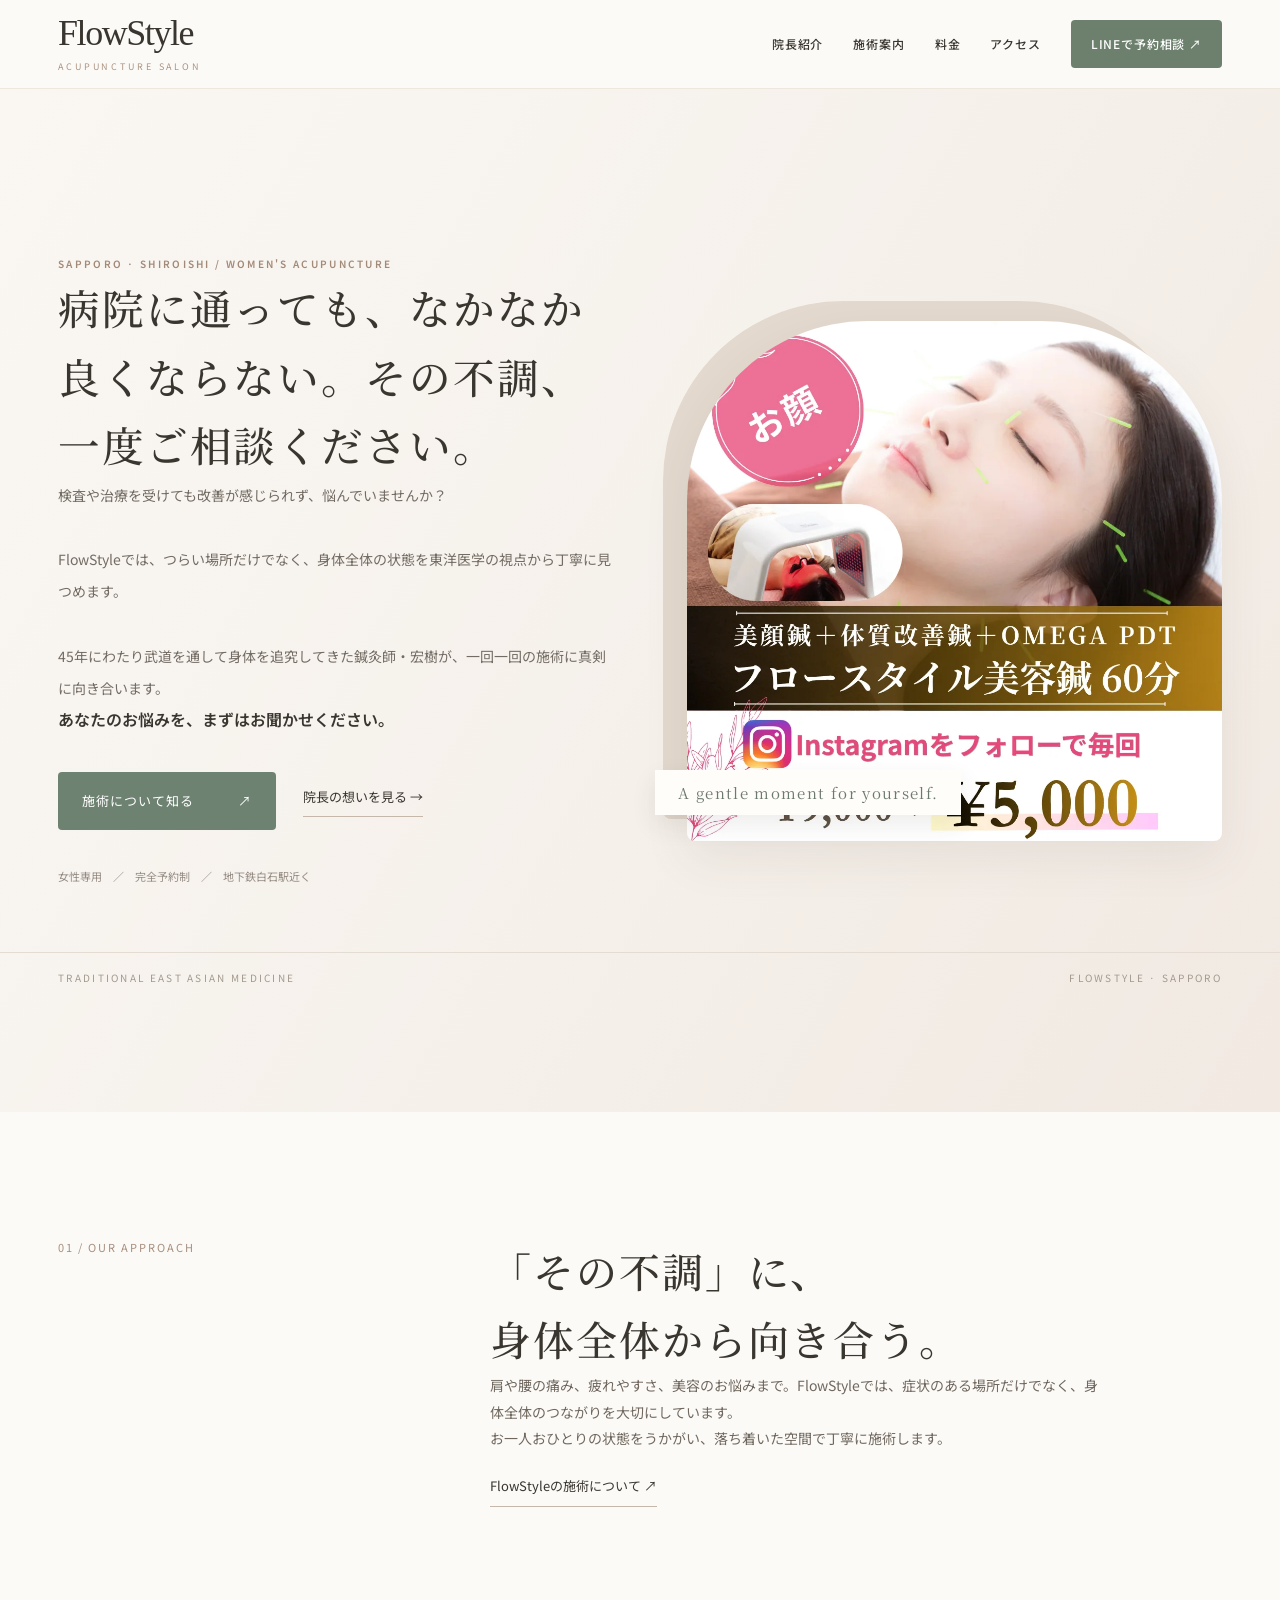
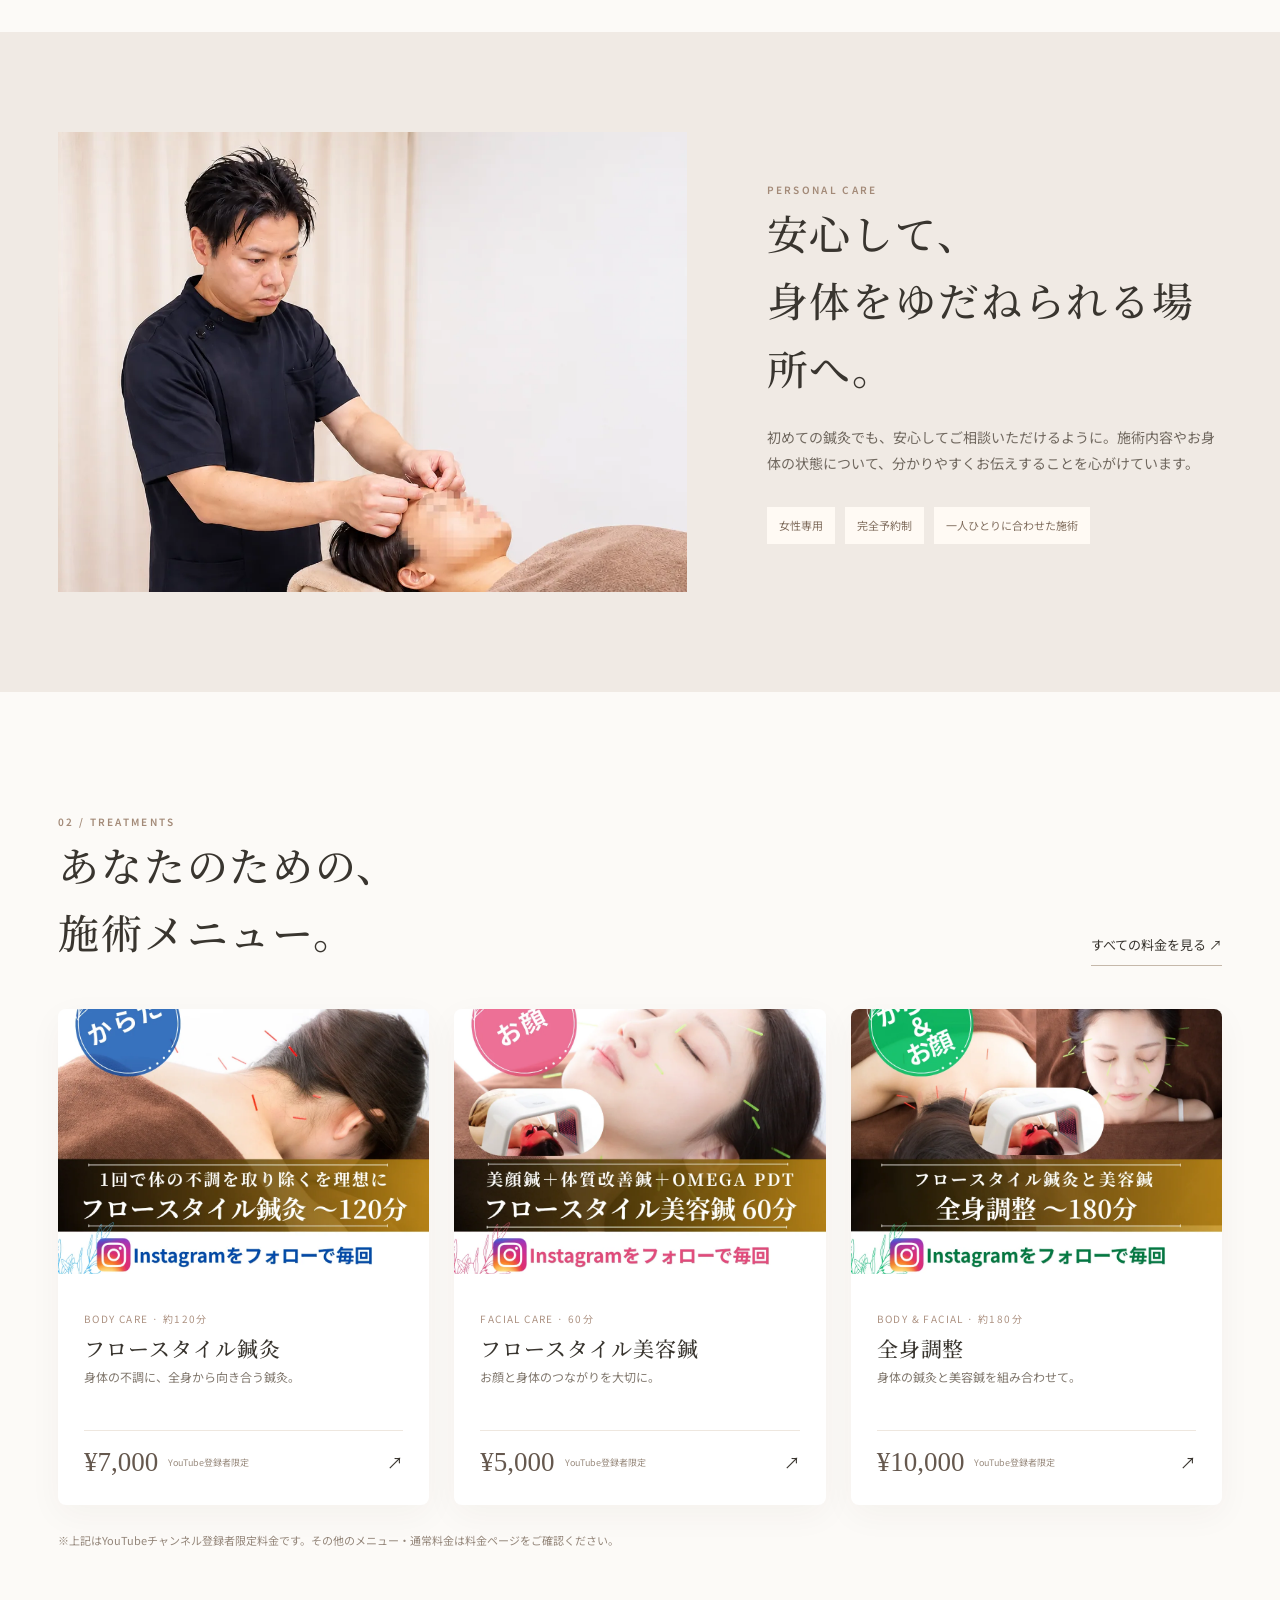
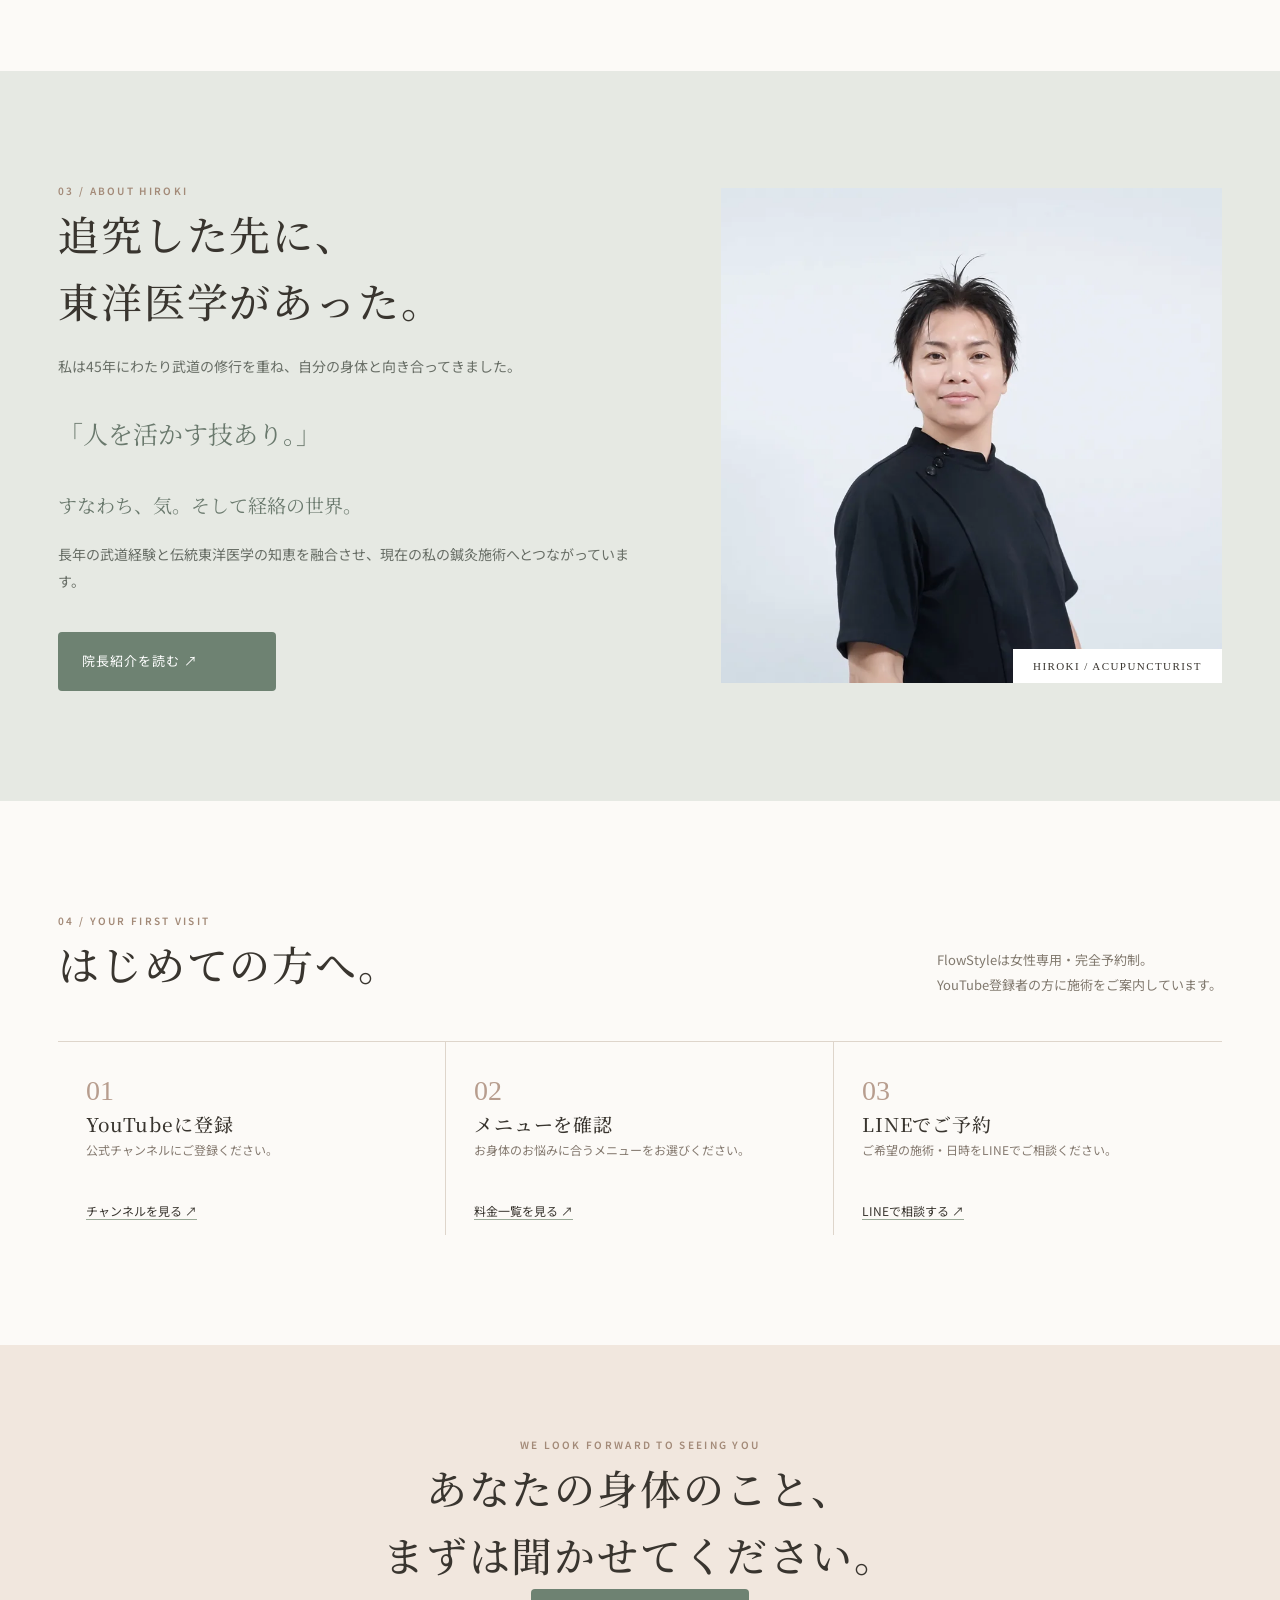
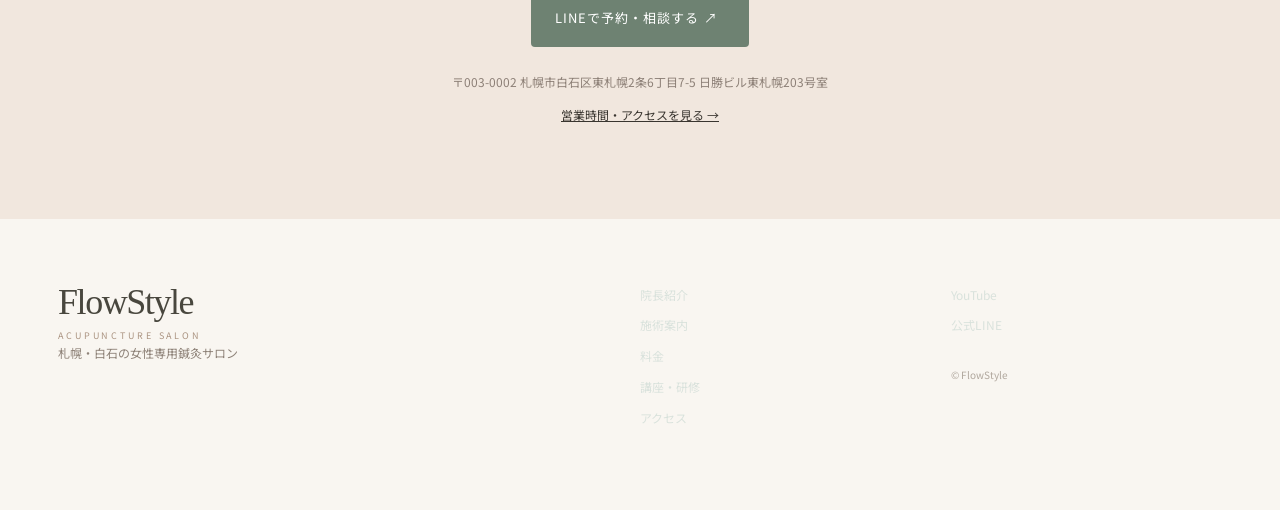
<file: index.html>
<!DOCTYPE html>

<html lang="ja"><head><meta charset="utf-8"/><meta content="width=device-width,initial-scale=1" name="viewport"/><meta content="#f8f5f0" name="theme-color"/><meta content="札幌市白石区の女性専用鍼灸サロンFlowStyle。伝統東洋医学の視点から、一人ひとりの身体の不調に向き合います。地下鉄白石駅近く、完全予約制。" name="description"/><title>FlowStyle｜札幌・白石の女性専用鍼灸サロン</title><link href="style.css" rel="stylesheet"/><link href="warm.css" rel="stylesheet"/></head><body class="warm"><header class="site-header"><div class="container nav-bar"><a class="brand" href="index.html">FlowStyle<span>ACUPUNCTURE SALON</span></a><nav aria-label="メインメニュー"><a href="about.html">院長紹介</a><a href="treatments.html">施術案内</a><a href="prices.html">料金</a><a href="access.html">アクセス</a><a class="nav-book" href="https://lin.ee/SaaiUbI">LINEで予約相談 ↗</a></nav></div></header><main><section class="warm-hero"><div class="container hero-layout"><div class="hero-text"><p class="overline">SAPPORO · SHIROISHI / WOMEN'S ACUPUNCTURE</p><h1 data-cms="heading">病院に通っても、なかなか良くならない。<br/>その不調、一度ご相談ください。</h1><p class="hero-desc" data-cms="lead"><span class="hero-copy-line">検査や治療を受けても改善が感じられず、悩んでいませんか？</span><span class="hero-copy-line">FlowStyleでは、つらい場所だけでなく、身体全体の状態を東洋医学の視点から丁寧に見つめます。</span><span class="hero-copy-line">45年にわたり武道を通して身体を追究してきた鍼灸師・宏樹が、一回一回の施術に真剣に向き合います。</span></p><p class="hero-closing" data-cms="closing"><strong>あなたのお悩みを、まずはお聞かせください。</strong></p><div class="hero-actions"><a class="primary-link" href="treatments.html">施術について知る <span>↗</span></a><a class="quiet-link" href="about.html">院長の想いを見る →</a></div><p class="micro">女性専用　／　完全予約制　／　地下鉄白石駅近く</p></div><div class="hero-visual"><img alt="美容鍼の施術イメージ" fetchpriority="high" src="assets/beauty.webp"/><div class="visual-tag">A gentle moment for yourself.</div></div></div><div class="hero-bottom">TRADITIONAL EAST ASIAN MEDICINE <span>FLOWSTYLE · SAPPORO</span></div></section><section class="intro-section"><div class="container intro-layout"><div class="section-index">01 / OUR APPROACH</div><div><h2>「その不調」に、<br/>身体全体から向き合う。</h2><p>肩や腰の痛み、疲れやすさ、美容のお悩みまで。FlowStyleでは、症状のある場所だけでなく、身体全体のつながりを大切にしています。</p><p>お一人おひとりの状態をうかがい、落ち着いた空間で丁寧に施術します。</p><a class="text-arrow" href="treatments.html">FlowStyleの施術について <span>↗</span></a></div></div></section><section class="photo-story"><div class="container story-grid"><div class="story-photo"><img alt="FlowStyleの施術風景。プライバシーに配慮した画像" loading="lazy" src="assets/treatment.webp"/></div><div class="story-content"><p class="overline">PERSONAL CARE</p><h2>安心して、<br/>身体をゆだねられる場所へ。</h2><p>初めての鍼灸でも、安心してご相談いただけるように。施術内容やお身体の状態について、分かりやすくお伝えすることを心がけています。</p><div class="care-list"><span>女性専用</span><span>完全予約制</span><span>一人ひとりに合わせた施術</span></div></div></div></section><section class="menu-section"><div class="container"><div class="section-top"><div><p class="overline">02 / TREATMENTS</p><h2>あなたのための、<br/>施術メニュー。</h2></div><a class="text-arrow" href="prices.html">すべての料金を見る ↗</a></div><div class="warm-cards"><a class="warm-card" href="treatments.html"><div class="card-image"><img alt="鍼灸施術のイメージ" loading="lazy" src="assets/acupuncture.webp"/></div><div class="card-info"><span>BODY CARE · 約120分</span><h3>フロースタイル鍼灸</h3><p>身体の不調に、全身から向き合う鍼灸。</p><div class="card-bottom"><strong>¥7,000</strong><small>YouTube登録者限定</small><b>↗</b></div></div></a><a class="warm-card" href="treatments.html"><div class="card-image"><img alt="美容鍼の施術イメージ" loading="lazy" src="assets/beauty.webp"/></div><div class="card-info"><span>FACIAL CARE · 60分</span><h3>フロースタイル美容鍼</h3><p>お顔と身体のつながりを大切に。</p><div class="card-bottom"><strong>¥5,000</strong><small>YouTube登録者限定</small><b>↗</b></div></div></a><a class="warm-card" href="treatments.html"><div class="card-image"><img alt="全身調整の施術イメージ" loading="lazy" src="assets/total.webp"/></div><div class="card-info"><span>BODY &amp; FACIAL · 約180分</span><h3>全身調整</h3><p>身体の鍼灸と美容鍼を組み合わせて。</p><div class="card-bottom"><strong>¥10,000</strong><small>YouTube登録者限定</small><b>↗</b></div></div></a></div><p class="price-note">※上記はYouTubeチャンネル登録者限定料金です。その他のメニュー・通常料金は料金ページをご確認ください。</p></div></section><section class="philosophy"><div class="container philosophy-grid"><div class="philosophy-copy"><p class="overline">03 / ABOUT HIROKI</p><h2>追究した先に、<br/>東洋医学があった。</h2><p>私は45年にわたり武道の修行を重ね、自分の身体と向き合ってきました。</p><blockquote>「人を活かす技あり。」</blockquote><p class="highlight-line">すなわち、気。そして経絡の世界。</p><p>長年の武道経験と伝統東洋医学の知恵を融合させ、現在の私の鍼灸施術へとつながっています。</p><a class="primary-link light-button" href="about.html">院長紹介を読む ↗</a></div><div class="philosophy-photo"><img alt="FlowStyle院長・鍼灸師 宏樹" loading="lazy" src="assets/hiroki.webp"/><span>HIROKI / ACUPUNCTURIST</span></div></div></section><section class="visit-section"><div class="container"><div class="section-top"><div><p class="overline">04 / YOUR FIRST VISIT</p><h2>はじめての方へ。</h2></div><p>FlowStyleは女性専用・完全予約制。<br/>YouTube登録者の方に施術をご案内しています。</p></div><div class="visit-grid"><div><span>01</span><h3>YouTubeに登録</h3><p>公式チャンネルにご登録ください。</p><a href="https://www.youtube.com/@NunchakuArtist" rel="noopener" target="_blank">チャンネルを見る ↗</a></div><div><span>02</span><h3>メニューを確認</h3><p>お身体のお悩みに合うメニューをお選びください。</p><a href="prices.html">料金一覧を見る ↗</a></div><div><span>03</span><h3>LINEでご予約</h3><p>ご希望の施術・日時をLINEでご相談ください。</p><a href="https://lin.ee/SaaiUbI" rel="noopener" target="_blank">LINEで相談する ↗</a></div></div></div></section><section class="last-cta"><div class="container"><p class="overline">WE LOOK FORWARD TO SEEING YOU</p><h2>あなたの身体のこと、<br/>まずは聞かせてください。</h2><a class="primary-link" href="https://lin.ee/SaaiUbI" rel="noopener" target="_blank">LINEで予約・相談する ↗</a><p>〒003-0002 札幌市白石区東札幌2条6丁目7-5 日勝ビル東札幌203号室</p><a class="map-link" href="access.html">営業時間・アクセスを見る →</a></div></section></main><footer class="warm-footer"><div class="container footer-grid"><div><div class="brand">FlowStyle<span>ACUPUNCTURE SALON</span></div><p>札幌・白石の女性専用鍼灸サロン</p></div><div><a href="about.html">院長紹介</a><a href="treatments.html">施術案内</a><a href="prices.html">料金</a><a href="seminar.html">講座・研修</a><a href="access.html">アクセス</a></div><div><a href="https://www.youtube.com/@NunchakuArtist">YouTube</a><a href="https://lin.ee/SaaiUbI">公式LINE</a><small>© FlowStyle</small></div></div></footer><a class="mobile-reserve" href="https://lin.ee/SaaiUbI">LINEで予約・相談 ↗</a><script defer="True" src="/cms-content.js"></script></body></html>
</file>
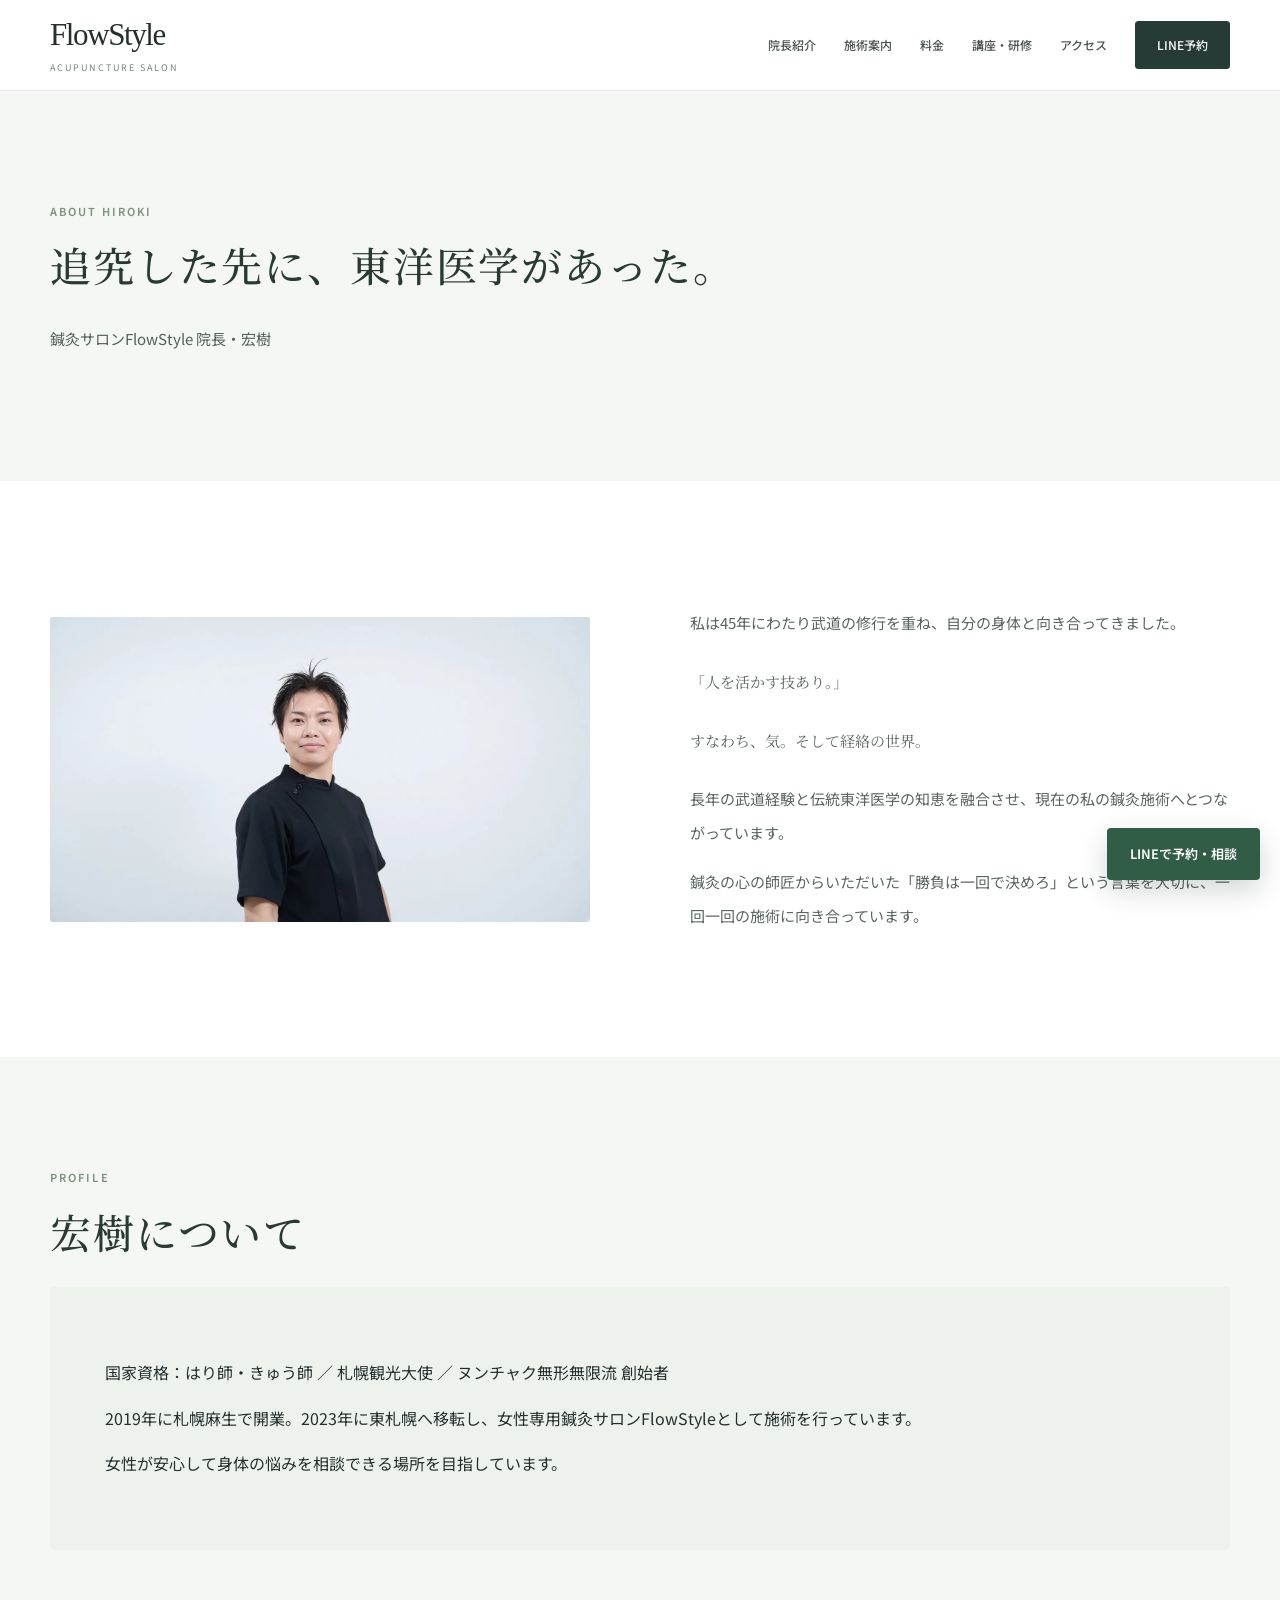
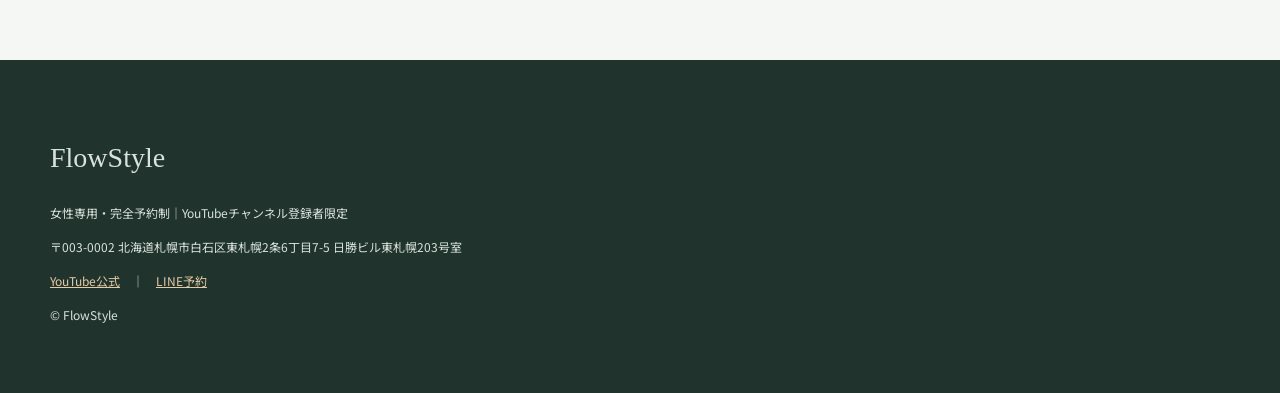
<file: about.html>
<!DOCTYPE html>
<html lang="ja"><head><meta charset="utf-8"/><meta content="width=device-width,initial-scale=1" name="viewport"/><title>院長紹介・施術哲学｜鍼灸サロン FlowStyle</title><meta content="札幌市白石区・女性専用鍼灸サロン FlowStyle。伝統東洋医学の視点から身体の不調に向き合います。" name="description"/><link href="style.css" rel="stylesheet"/></head><body><header><div class="wrap head"><a class="logo" href="index.html">FlowStyle<small>ACUPUNCTURE SALON</small></a><nav><a href="about.html">院長紹介</a><a href="treatments.html">施術案内</a><a href="prices.html">料金</a><a href="seminar.html">講座・研修</a><a href="access.html">アクセス</a><a class="pill" href="https://lin.ee/SaaiUbI" rel="noopener" target="_blank">LINE予約</a></nav></div></header><section class="light"><div class="wrap"><div class="eyebrow">ABOUT HIROKI</div><h1 class="section-heading" data-cms="heading">追究した先に、東洋医学があった。</h1><p class="lead" data-cms="lead">鍼灸サロンFlowStyle 院長・宏樹</p></div></section><section><div class="wrap split"><div><img alt="院長 宏樹" src="assets/hiroki.webp"/></div><div><p>私は45年にわたり武道の修行を重ね、自分の身体と向き合ってきました。</p><p class="statement">「人を活かす技あり。」</p><p class="statement">すなわち、気。そして経絡の世界。</p><p>長年の武道経験と伝統東洋医学の知恵を融合させ、現在の私の鍼灸施術へとつながっています。</p><p>鍼灸の心の師匠からいただいた「勝負は一回で決めろ」という言葉を大切に、一回一回の施術に向き合っています。</p></div></div></section><section class="light"><div class="wrap"><div class="eyebrow">PROFILE</div><h2 class="section-heading">宏樹について</h2><div class="panel"><p>国家資格：はり師・きゅう師 ／ 札幌観光大使 ／ ヌンチャク無形無限流 創始者</p><p>2019年に札幌麻生で開業。2023年に東札幌へ移転し、女性専用鍼灸サロンFlowStyleとして施術を行っています。</p><p>女性が安心して身体の悩みを相談できる場所を目指しています。</p></div></div></section><footer><div class="wrap"><p style="font:28px Georgia,serif">FlowStyle</p><p>女性専用・完全予約制｜YouTubeチャンネル登録者限定</p><p>〒003-0002 北海道札幌市白石区東札幌2条6丁目7-5 日勝ビル東札幌203号室</p><p><a href="https://www.youtube.com/@NunchakuArtist">YouTube公式</a>　｜　<a href="https://lin.ee/SaaiUbI">LINE予約</a></p><p>© FlowStyle</p></div></footer><a class="float-reserve" href="https://lin.ee/SaaiUbI" rel="noopener" target="_blank">LINEで予約・相談</a><script defer="True" src="/cms-content.js"></script></body></html>
</file>
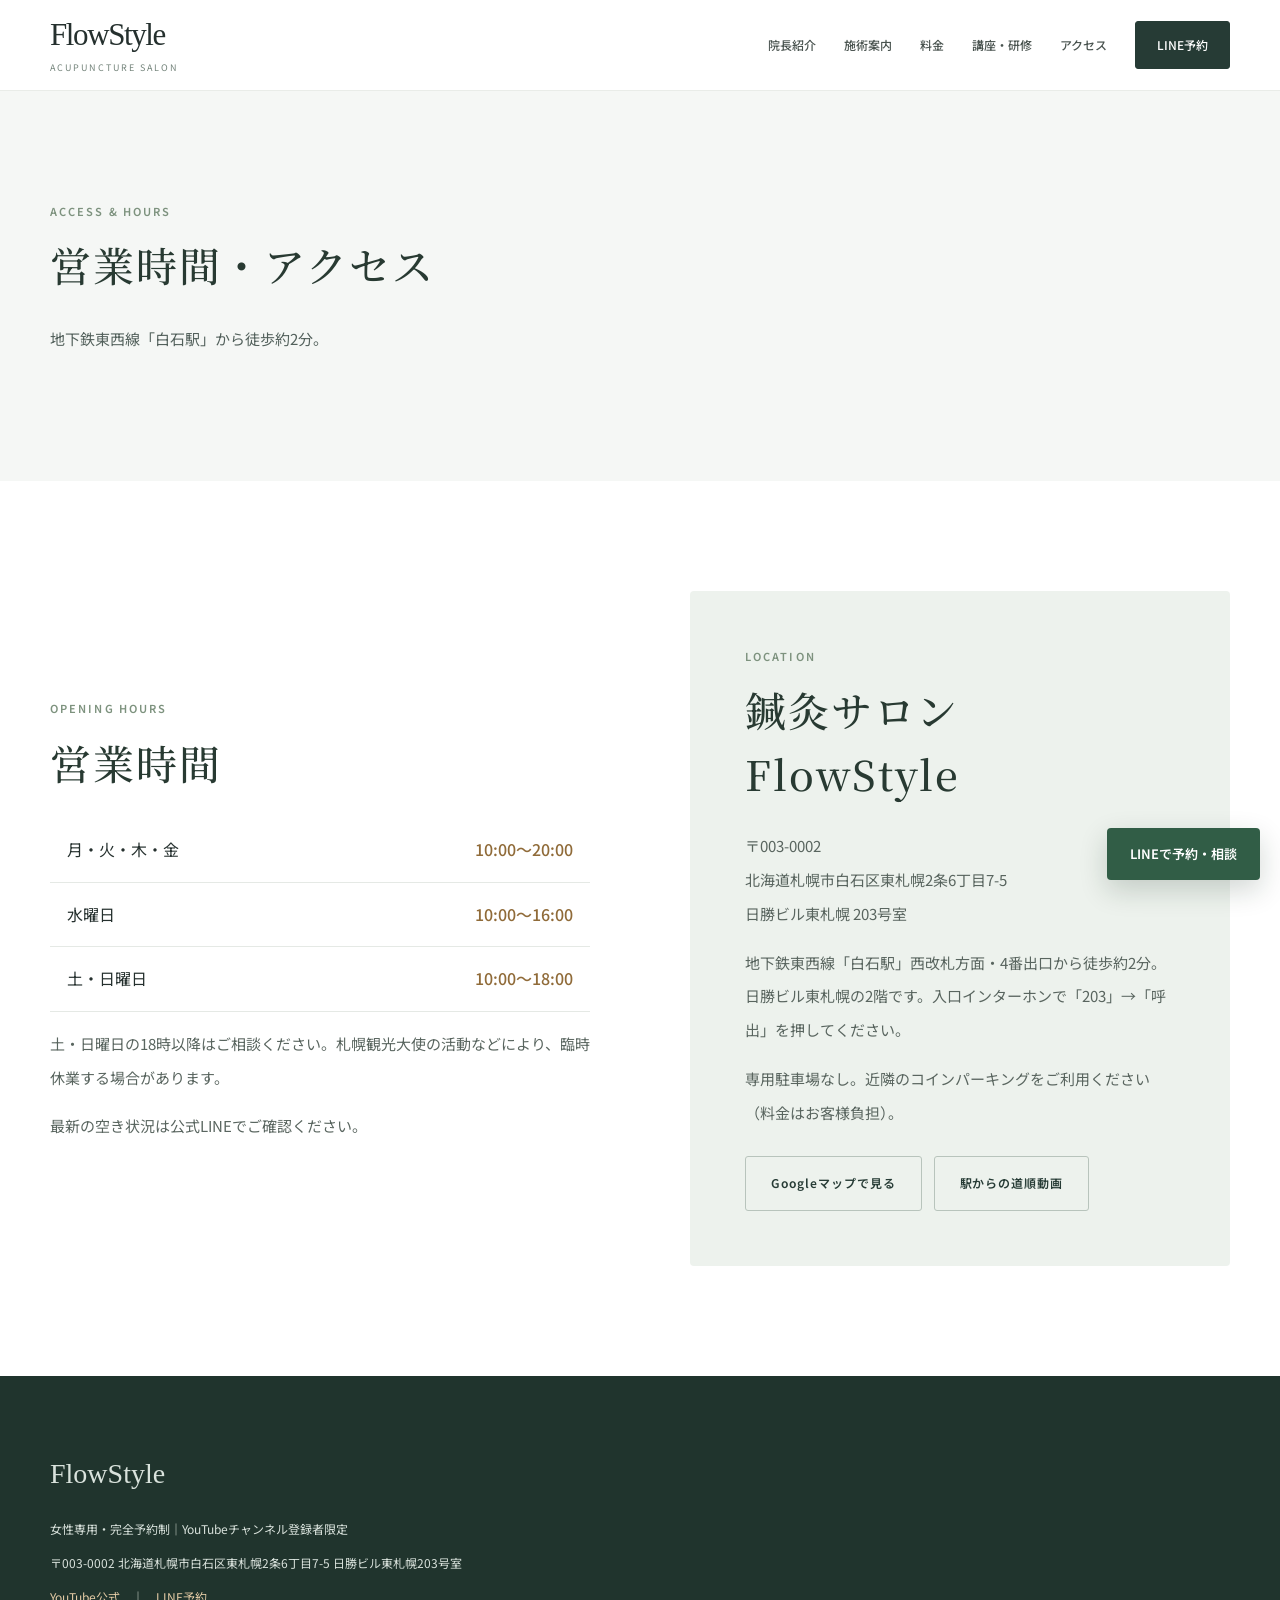
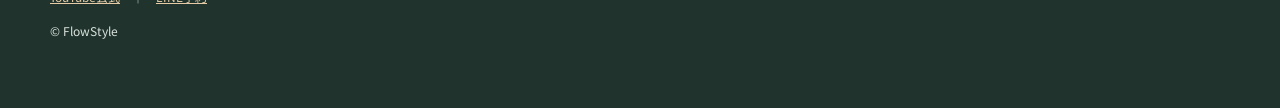
<file: access.html>
<!DOCTYPE html>
<html lang="ja"><head><meta charset="utf-8"/><meta content="width=device-width,initial-scale=1" name="viewport"/><title>営業時間・アクセス｜鍼灸サロン FlowStyle</title><meta content="札幌市白石区・女性専用鍼灸サロン FlowStyle。伝統東洋医学の視点から身体の不調に向き合います。" name="description"/><link href="style.css" rel="stylesheet"/></head><body><header><div class="wrap head"><a class="logo" href="index.html">FlowStyle<small>ACUPUNCTURE SALON</small></a><nav><a href="about.html">院長紹介</a><a href="treatments.html">施術案内</a><a href="prices.html">料金</a><a href="seminar.html">講座・研修</a><a href="access.html">アクセス</a><a class="pill" href="https://lin.ee/SaaiUbI" rel="noopener" target="_blank">LINE予約</a></nav></div></header><section class="light"><div class="wrap"><div class="eyebrow">ACCESS &amp; HOURS</div><h1 class="section-heading" data-cms="heading">営業時間・アクセス</h1><p class="lead" data-cms="lead">地下鉄東西線「白石駅」から徒歩約2分。</p></div></section><section><div class="wrap split"><div><div class="eyebrow">OPENING HOURS</div><h2 class="section-heading">営業時間</h2><table class="menu-table"><tr><td>月・火・木・金</td><td>10:00〜20:00</td></tr><tr><td>水曜日</td><td>10:00〜16:00</td></tr><tr><td>土・日曜日</td><td>10:00〜18:00</td></tr></table><p class="subtle">土・日曜日の18時以降はご相談ください。札幌観光大使の活動などにより、臨時休業する場合があります。</p><p>最新の空き状況は公式LINEでご確認ください。</p></div><div class="panel"><div class="eyebrow">LOCATION</div><h2 class="section-heading">鍼灸サロン FlowStyle</h2><p>〒003-0002<br/>北海道札幌市白石区東札幌2条6丁目7-5<br/>日勝ビル東札幌 203号室</p><p>地下鉄東西線「白石駅」西改札方面・4番出口から徒歩約2分。日勝ビル東札幌の2階です。入口インターホンで「203」→「呼出」を押してください。</p><p>専用駐車場なし。近隣のコインパーキングをご利用ください（料金はお客様負担）。</p><a class="btn outline" href="https://www.google.com/maps/search/?api=1&amp;query=%E6%9C%AD%E5%B9%8C%E5%B8%82%E7%99%BD%E7%9F%B3%E5%8C%BA%E6%9D%B1%E6%9C%AD%E5%B9%8C2%E6%9D%A16%E4%B8%81%E7%9B%AE7-5" rel="noopener" target="_blank">Googleマップで見る</a><a class="btn outline" href="https://www.youtube.com/watch?v=vb3UNErIuUM" rel="noopener" target="_blank">駅からの道順動画</a></div></div></section><footer><div class="wrap"><p style="font:28px Georgia,serif">FlowStyle</p><p>女性専用・完全予約制｜YouTubeチャンネル登録者限定</p><p>〒003-0002 北海道札幌市白石区東札幌2条6丁目7-5 日勝ビル東札幌203号室</p><p><a href="https://www.youtube.com/@NunchakuArtist">YouTube公式</a>　｜　<a href="https://lin.ee/SaaiUbI">LINE予約</a></p><p>© FlowStyle</p></div></footer><a class="float-reserve" href="https://lin.ee/SaaiUbI" rel="noopener" target="_blank">LINEで予約・相談</a><script defer="True" src="/cms-content.js"></script></body></html>
</file>
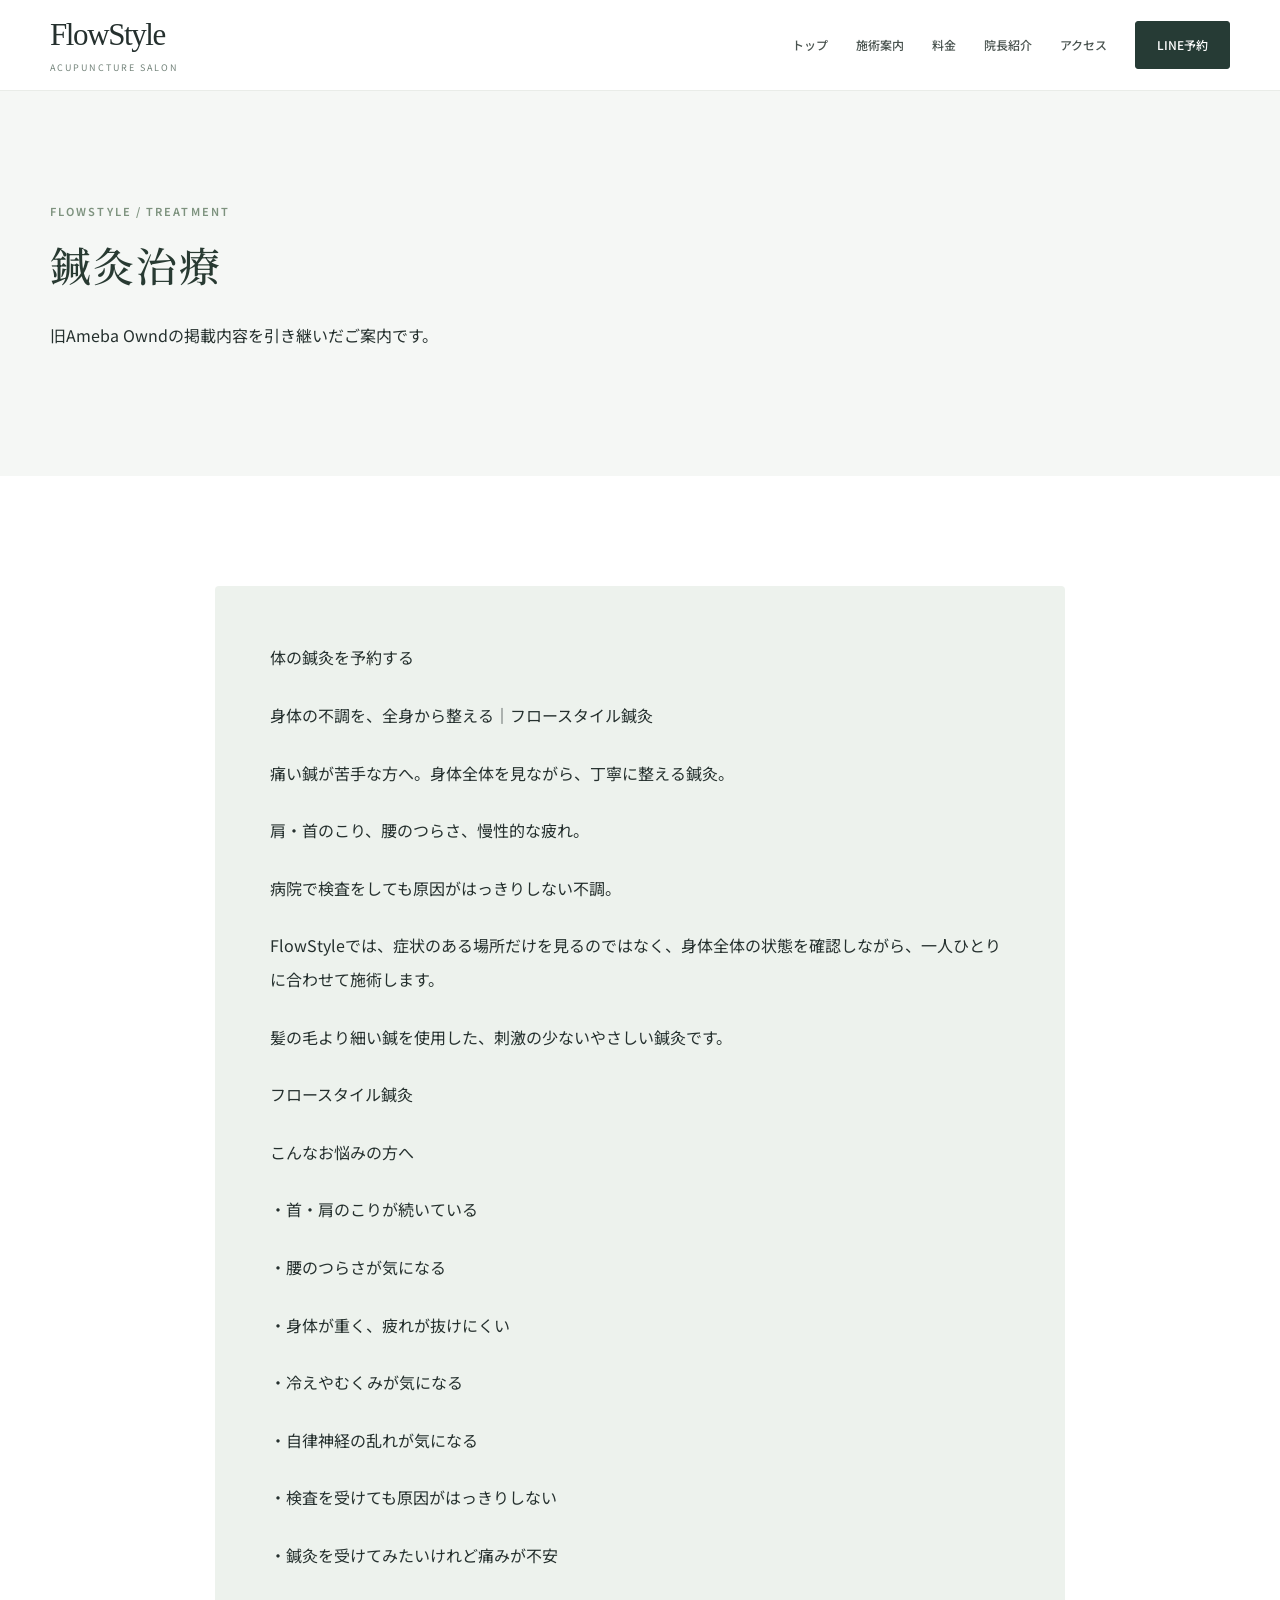
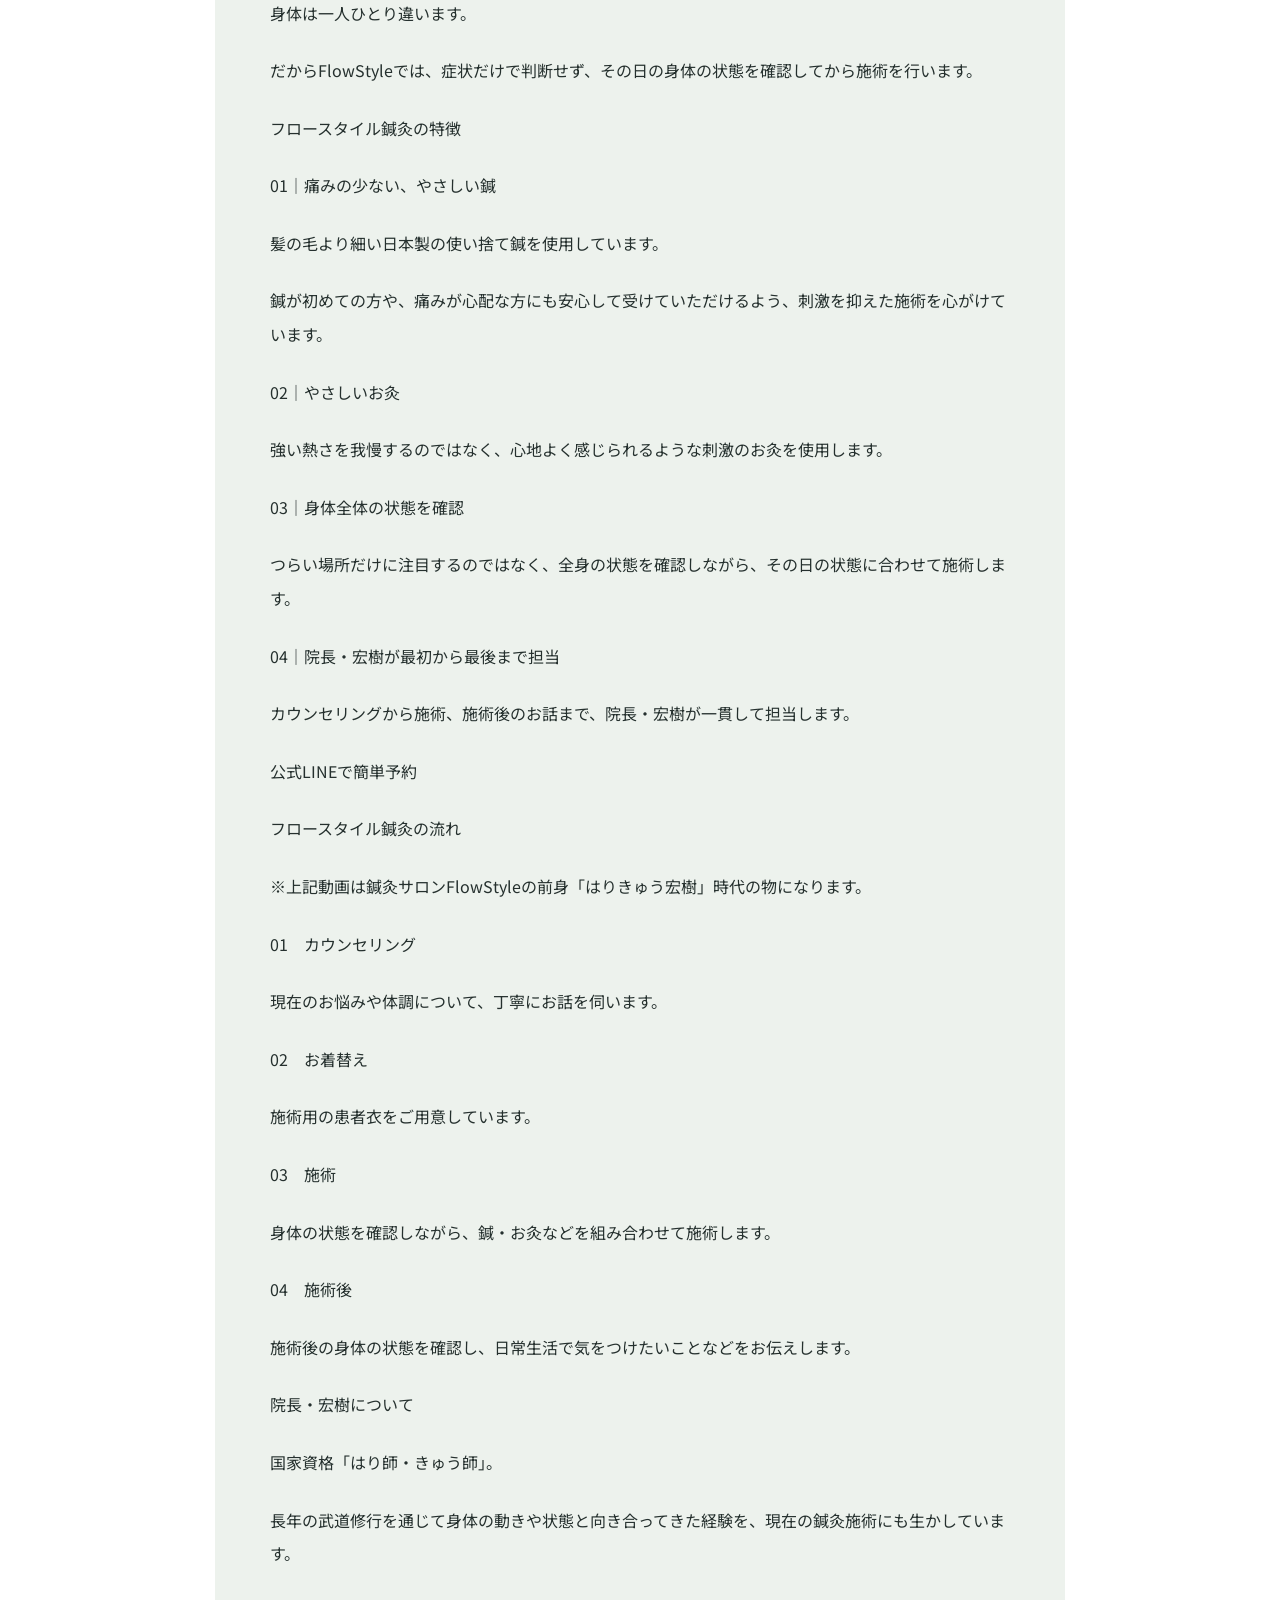
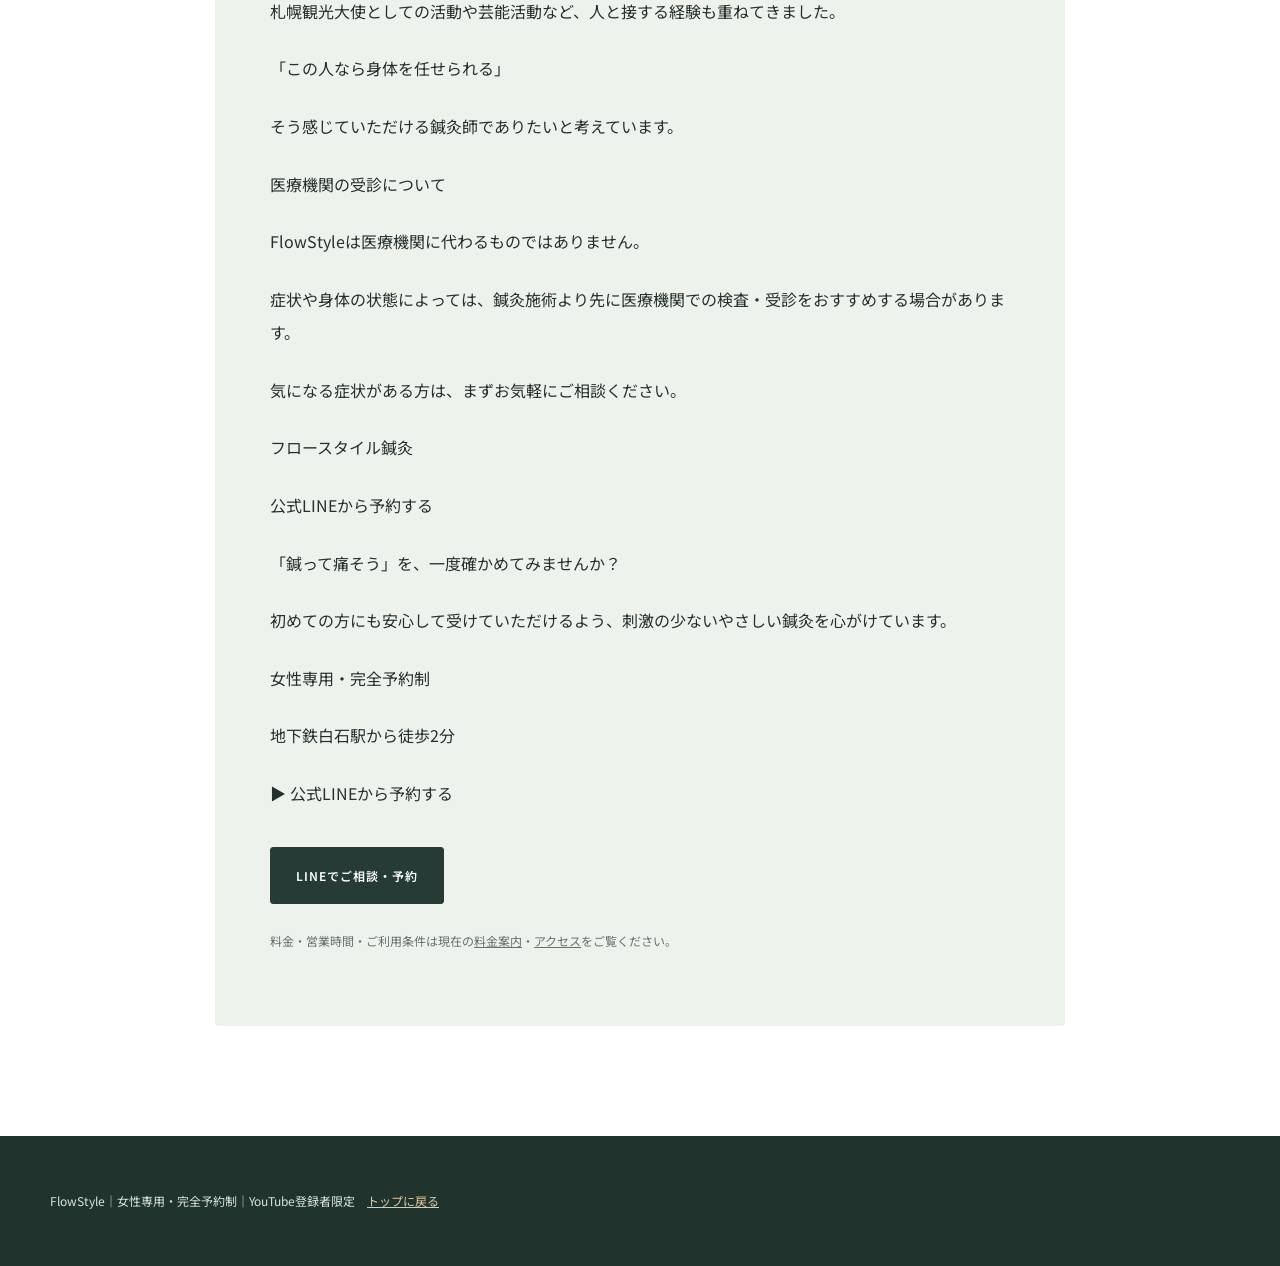
<file: acupuncture-care.html>
<!DOCTYPE html>
<html lang="ja"><head><meta charset="utf-8"/><meta content="width=device-width,initial-scale=1" name="viewport"/><title>鍼灸治療｜FlowStyle</title><link href="style.css" rel="stylesheet"/><link href="warm.css" rel="stylesheet"/></head><body><header><div class="wrap head"><a class="logo" href="index.html">FlowStyle<small>ACUPUNCTURE SALON</small></a><nav><a href="index.html">トップ</a><a href="treatments.html">施術案内</a><a href="prices.html">料金</a><a href="about.html">院長紹介</a><a href="access.html">アクセス</a><a class="pill" href="https://lin.ee/SaaiUbI">LINE予約</a></nav></div></header><section class="light"><div class="wrap"><div class="eyebrow">FLOWSTYLE / TREATMENT</div><h1 class="section-heading" data-cms="heading">鍼灸治療</h1><p data-cms="lead">旧Ameba Owndの掲載内容を引き継いだご案内です。</p></div></section><section><div class="wrap"><div class="panel detail"><p>体の鍼灸を予約する</p><p>身体の不調を、全身から整える｜フロースタイル鍼灸</p><p>痛い鍼が苦手な方へ。身体全体を見ながら、丁寧に整える鍼灸。</p><p>肩・首のこり、腰のつらさ、慢性的な疲れ。</p><p>病院で検査をしても原因がはっきりしない不調。</p><p>FlowStyleでは、症状のある場所だけを見るのではなく、身体全体の状態を確認しながら、一人ひとりに合わせて施術します。</p><p>髪の毛より細い鍼を使用した、刺激の少ないやさしい鍼灸です。</p><p>フロースタイル鍼灸</p><p>こんなお悩みの方へ</p><p>・首・肩のこりが続いている</p><p>・腰のつらさが気になる</p><p>・身体が重く、疲れが抜けにくい</p><p>・冷えやむくみが気になる</p><p>・自律神経の乱れが気になる</p><p>・検査を受けても原因がはっきりしない</p><p>・鍼灸を受けてみたいけれど痛みが不安</p><p>身体は一人ひとり違います。</p><p>だからFlowStyleでは、症状だけで判断せず、その日の身体の状態を確認してから施術を行います。</p><p>フロースタイル鍼灸の特徴</p><p>01｜痛みの少ない、やさしい鍼</p><p>髪の毛より細い日本製の使い捨て鍼を使用しています。</p><p>鍼が初めての方や、痛みが心配な方にも安心して受けていただけるよう、刺激を抑えた施術を心がけています。</p><p>02｜やさしいお灸</p><p>強い熱さを我慢するのではなく、心地よく感じられるような刺激のお灸を使用します。</p><p>03｜身体全体の状態を確認</p><p>つらい場所だけに注目するのではなく、全身の状態を確認しながら、その日の状態に合わせて施術します。</p><p>04｜院長・宏樹が最初から最後まで担当</p><p>カウンセリングから施術、施術後のお話まで、院長・宏樹が一貫して担当します。</p><p>公式LINEで簡単予約</p><p>フロースタイル鍼灸の流れ</p><p>※上記動画は鍼灸サロンFlowStyleの前身「はりきゅう宏樹」時代の物になります。</p><p>01　カウンセリング</p><p>現在のお悩みや体調について、丁寧にお話を伺います。</p><p>02　お着替え</p><p>施術用の患者衣をご用意しています。</p><p>03　施術</p><p>身体の状態を確認しながら、鍼・お灸などを組み合わせて施術します。</p><p>04　施術後</p><p>施術後の身体の状態を確認し、日常生活で気をつけたいことなどをお伝えします。</p><p>院長・宏樹について</p><p>国家資格「はり師・きゅう師」。</p><p>長年の武道修行を通じて身体の動きや状態と向き合ってきた経験を、現在の鍼灸施術にも生かしています。</p><p>札幌観光大使としての活動や芸能活動など、人と接する経験も重ねてきました。</p><p>「この人なら身体を任せられる」</p><p>そう感じていただける鍼灸師でありたいと考えています。</p><p>医療機関の受診について</p><p>FlowStyleは医療機関に代わるものではありません。</p><p>症状や身体の状態によっては、鍼灸施術より先に医療機関での検査・受診をおすすめする場合があります。</p><p>気になる症状がある方は、まずお気軽にご相談ください。</p><p>フロースタイル鍼灸</p><p>公式LINEから予約する</p><p>「鍼って痛そう」を、一度確かめてみませんか？</p><p>初めての方にも安心して受けていただけるよう、刺激の少ないやさしい鍼灸を心がけています。</p><p>女性専用・完全予約制</p><p>地下鉄白石駅から徒歩2分</p><p>▶ 公式LINEから予約する</p><p><a class="btn" href="https://lin.ee/SaaiUbI">LINEでご相談・予約</a></p><p class="notice">料金・営業時間・ご利用条件は現在の<a href="prices.html">料金案内</a>・<a href="access.html">アクセス</a>をご覧ください。</p></div></div></section><footer><div class="wrap">FlowStyle｜女性専用・完全予約制｜YouTube登録者限定　<a href="index.html">トップに戻る</a></div></footer><script defer="True" src="/cms-content.js"></script></body></html>
</file>
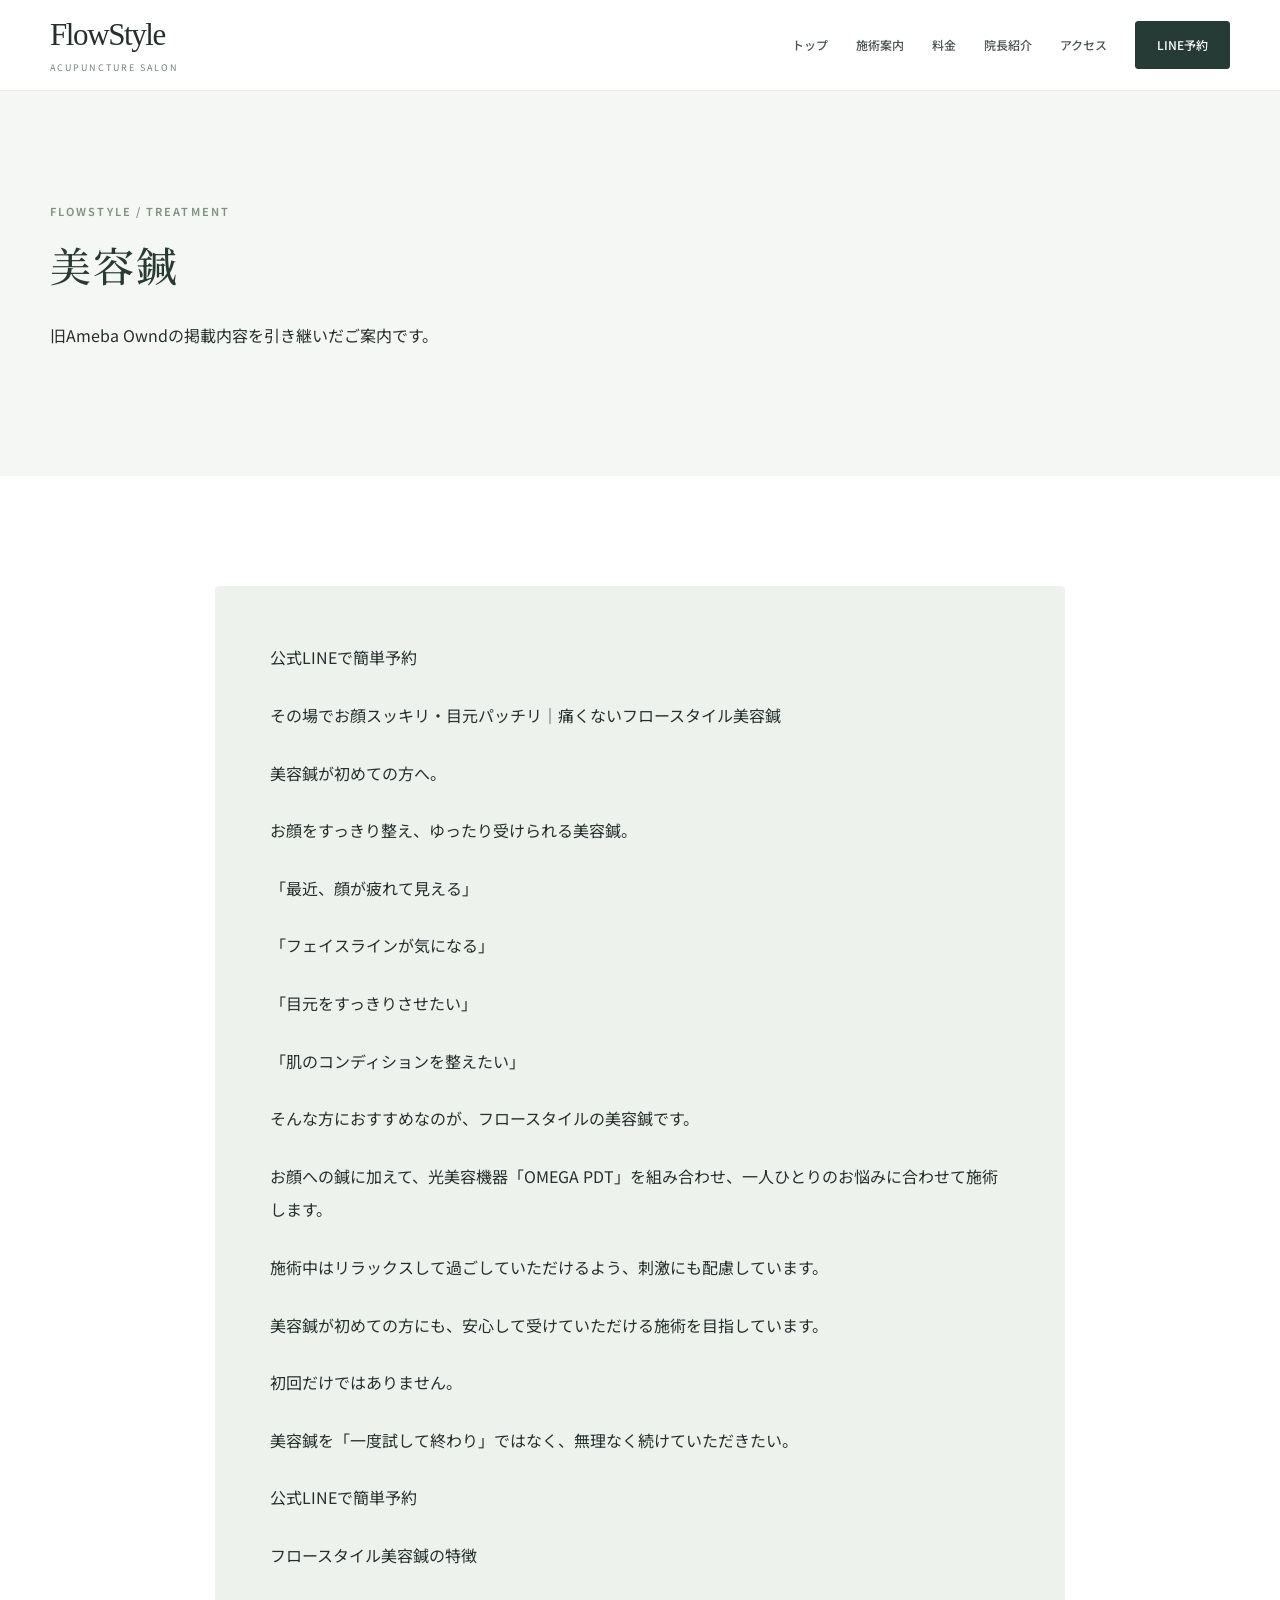
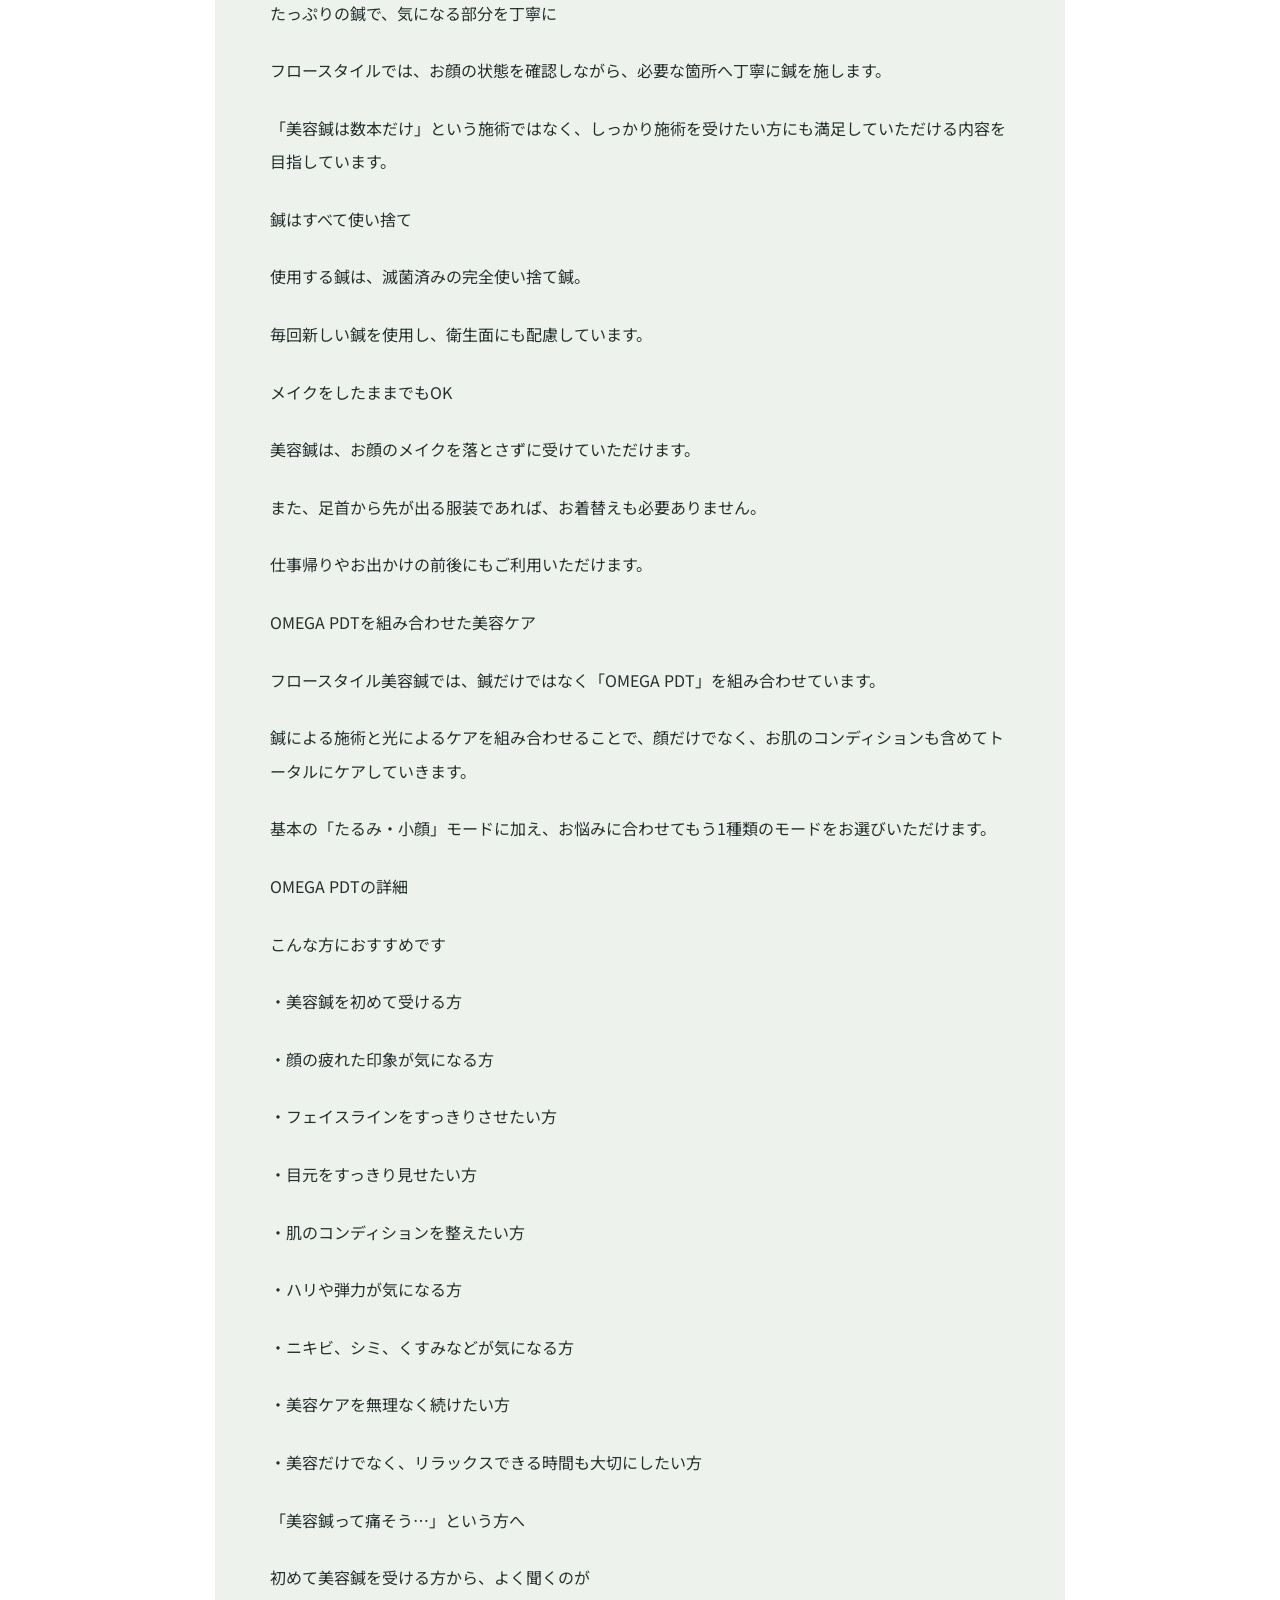
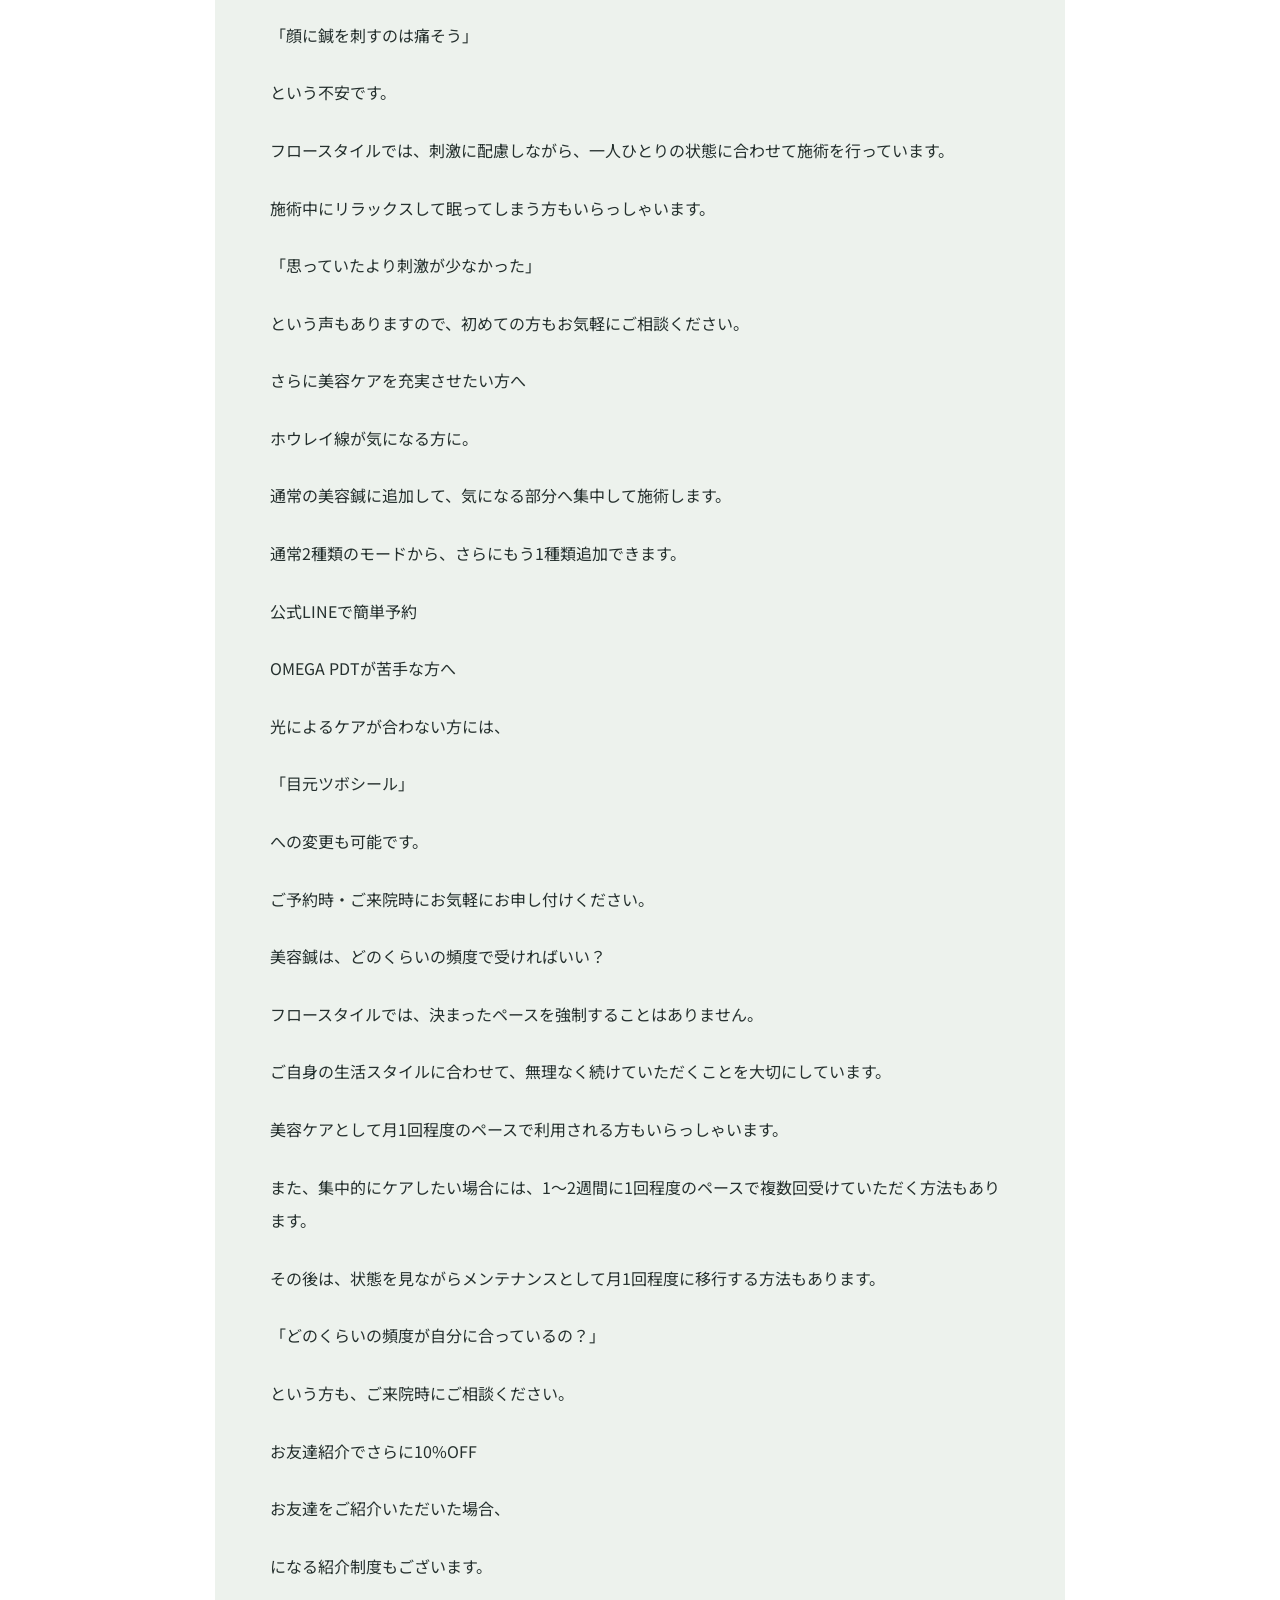
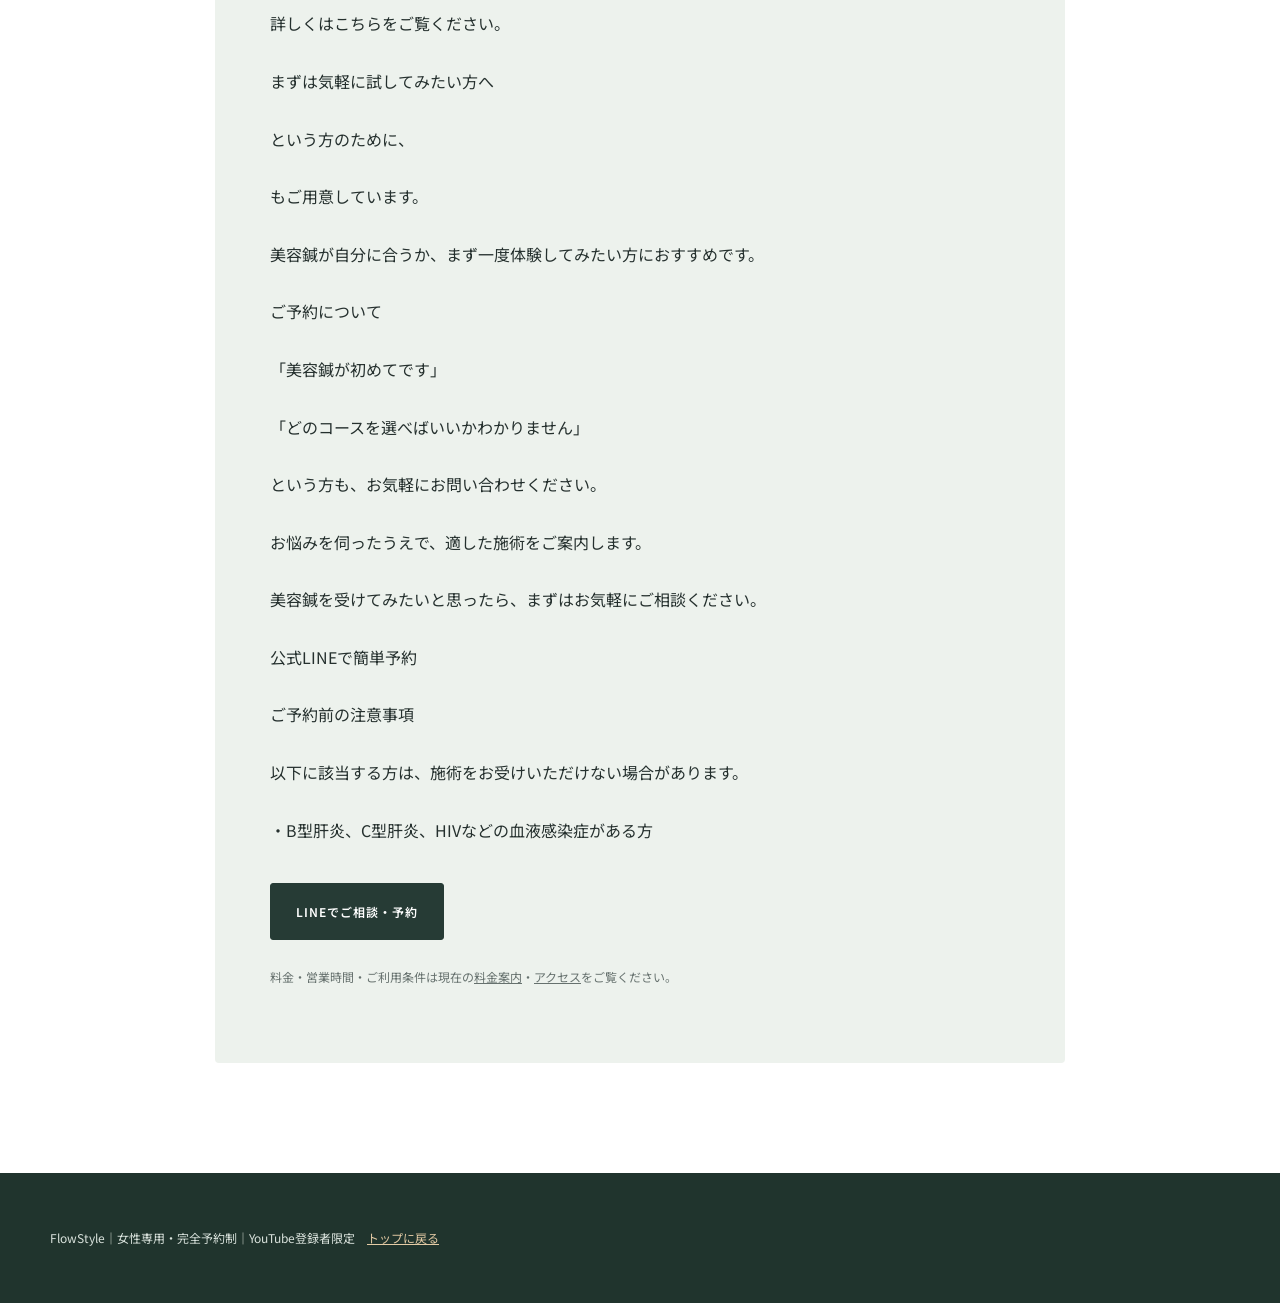
<file: beauty-acupuncture.html>
<!DOCTYPE html>
<html lang="ja"><head><meta charset="utf-8"/><meta content="width=device-width,initial-scale=1" name="viewport"/><title>美容鍼｜FlowStyle</title><link href="style.css" rel="stylesheet"/><link href="warm.css" rel="stylesheet"/></head><body><header><div class="wrap head"><a class="logo" href="index.html">FlowStyle<small>ACUPUNCTURE SALON</small></a><nav><a href="index.html">トップ</a><a href="treatments.html">施術案内</a><a href="prices.html">料金</a><a href="about.html">院長紹介</a><a href="access.html">アクセス</a><a class="pill" href="https://lin.ee/SaaiUbI">LINE予約</a></nav></div></header><section class="light"><div class="wrap"><div class="eyebrow">FLOWSTYLE / TREATMENT</div><h1 class="section-heading" data-cms="heading">美容鍼</h1><p data-cms="lead">旧Ameba Owndの掲載内容を引き継いだご案内です。</p></div></section><section><div class="wrap"><div class="panel detail"><p>公式LINEで簡単予約</p><p>その場でお顔スッキリ・目元パッチリ｜痛くないフロースタイル美容鍼</p><p>美容鍼が初めての方へ。</p><p>お顔をすっきり整え、ゆったり受けられる美容鍼。</p><p>「最近、顔が疲れて見える」</p><p>「フェイスラインが気になる」</p><p>「目元をすっきりさせたい」</p><p>「肌のコンディションを整えたい」</p><p>そんな方におすすめなのが、フロースタイルの美容鍼です。</p><p>お顔への鍼に加えて、光美容機器「OMEGA PDT」を組み合わせ、一人ひとりのお悩みに合わせて施術します。</p><p>施術中はリラックスして過ごしていただけるよう、刺激にも配慮しています。</p><p>美容鍼が初めての方にも、安心して受けていただける施術を目指しています。</p><p>初回だけではありません。</p><p>美容鍼を「一度試して終わり」ではなく、無理なく続けていただきたい。</p><p>公式LINEで簡単予約</p><p>フロースタイル美容鍼の特徴</p><p>たっぷりの鍼で、気になる部分を丁寧に</p><p>フロースタイルでは、お顔の状態を確認しながら、必要な箇所へ丁寧に鍼を施します。</p><p>「美容鍼は数本だけ」という施術ではなく、しっかり施術を受けたい方にも満足していただける内容を目指しています。</p><p>鍼はすべて使い捨て</p><p>使用する鍼は、滅菌済みの完全使い捨て鍼。</p><p>毎回新しい鍼を使用し、衛生面にも配慮しています。</p><p>メイクをしたままでもOK</p><p>美容鍼は、お顔のメイクを落とさずに受けていただけます。</p><p>また、足首から先が出る服装であれば、お着替えも必要ありません。</p><p>仕事帰りやお出かけの前後にもご利用いただけます。</p><p>OMEGA PDTを組み合わせた美容ケア</p><p>フロースタイル美容鍼では、鍼だけではなく「OMEGA PDT」を組み合わせています。</p><p>鍼による施術と光によるケアを組み合わせることで、顔だけでなく、お肌のコンディションも含めてトータルにケアしていきます。</p><p>基本の「たるみ・小顔」モードに加え、お悩みに合わせてもう1種類のモードをお選びいただけます。</p><p>OMEGA PDTの詳細</p><p>こんな方におすすめです</p><p>・美容鍼を初めて受ける方</p><p>・顔の疲れた印象が気になる方</p><p>・フェイスラインをすっきりさせたい方</p><p>・目元をすっきり見せたい方</p><p>・肌のコンディションを整えたい方</p><p>・ハリや弾力が気になる方</p><p>・ニキビ、シミ、くすみなどが気になる方</p><p>・美容ケアを無理なく続けたい方</p><p>・美容だけでなく、リラックスできる時間も大切にしたい方</p><p>「美容鍼って痛そう…」という方へ</p><p>初めて美容鍼を受ける方から、よく聞くのが</p><p>「顔に鍼を刺すのは痛そう」</p><p>という不安です。</p><p>フロースタイルでは、刺激に配慮しながら、一人ひとりの状態に合わせて施術を行っています。</p><p>施術中にリラックスして眠ってしまう方もいらっしゃいます。</p><p>「思っていたより刺激が少なかった」</p><p>という声もありますので、初めての方もお気軽にご相談ください。</p><p>さらに美容ケアを充実させたい方へ</p><p>ホウレイ線が気になる方に。</p><p>通常の美容鍼に追加して、気になる部分へ集中して施術します。</p><p>通常2種類のモードから、さらにもう1種類追加できます。</p><p>公式LINEで簡単予約</p><p>OMEGA PDTが苦手な方へ</p><p>光によるケアが合わない方には、</p><p>「目元ツボシール」</p><p>への変更も可能です。</p><p>ご予約時・ご来院時にお気軽にお申し付けください。</p><p>美容鍼は、どのくらいの頻度で受ければいい？</p><p>フロースタイルでは、決まったペースを強制することはありません。</p><p>ご自身の生活スタイルに合わせて、無理なく続けていただくことを大切にしています。</p><p>美容ケアとして月1回程度のペースで利用される方もいらっしゃいます。</p><p>また、集中的にケアしたい場合には、1～2週間に1回程度のペースで複数回受けていただく方法もあります。</p><p>その後は、状態を見ながらメンテナンスとして月1回程度に移行する方法もあります。</p><p>「どのくらいの頻度が自分に合っているの？」</p><p>という方も、ご来院時にご相談ください。</p><p>お友達紹介でさらに10%OFF</p><p>お友達をご紹介いただいた場合、</p><p>になる紹介制度もございます。</p><p>詳しくはこちらをご覧ください。</p><p>まずは気軽に試してみたい方へ</p><p>という方のために、</p><p>もご用意しています。</p><p>美容鍼が自分に合うか、まず一度体験してみたい方におすすめです。</p><p>ご予約について</p><p>「美容鍼が初めてです」</p><p>「どのコースを選べばいいかわかりません」</p><p>という方も、お気軽にお問い合わせください。</p><p>お悩みを伺ったうえで、適した施術をご案内します。</p><p>美容鍼を受けてみたいと思ったら、まずはお気軽にご相談ください。</p><p>公式LINEで簡単予約</p><p>ご予約前の注意事項</p><p>以下に該当する方は、施術をお受けいただけない場合があります。</p><p>・B型肝炎、C型肝炎、HIVなどの血液感染症がある方</p><p><a class="btn" href="https://lin.ee/SaaiUbI">LINEでご相談・予約</a></p><p class="notice">料金・営業時間・ご利用条件は現在の<a href="prices.html">料金案内</a>・<a href="access.html">アクセス</a>をご覧ください。</p></div></div></section><footer><div class="wrap">FlowStyle｜女性専用・完全予約制｜YouTube登録者限定　<a href="index.html">トップに戻る</a></div></footer><script defer="True" src="/cms-content.js"></script></body></html>
</file>
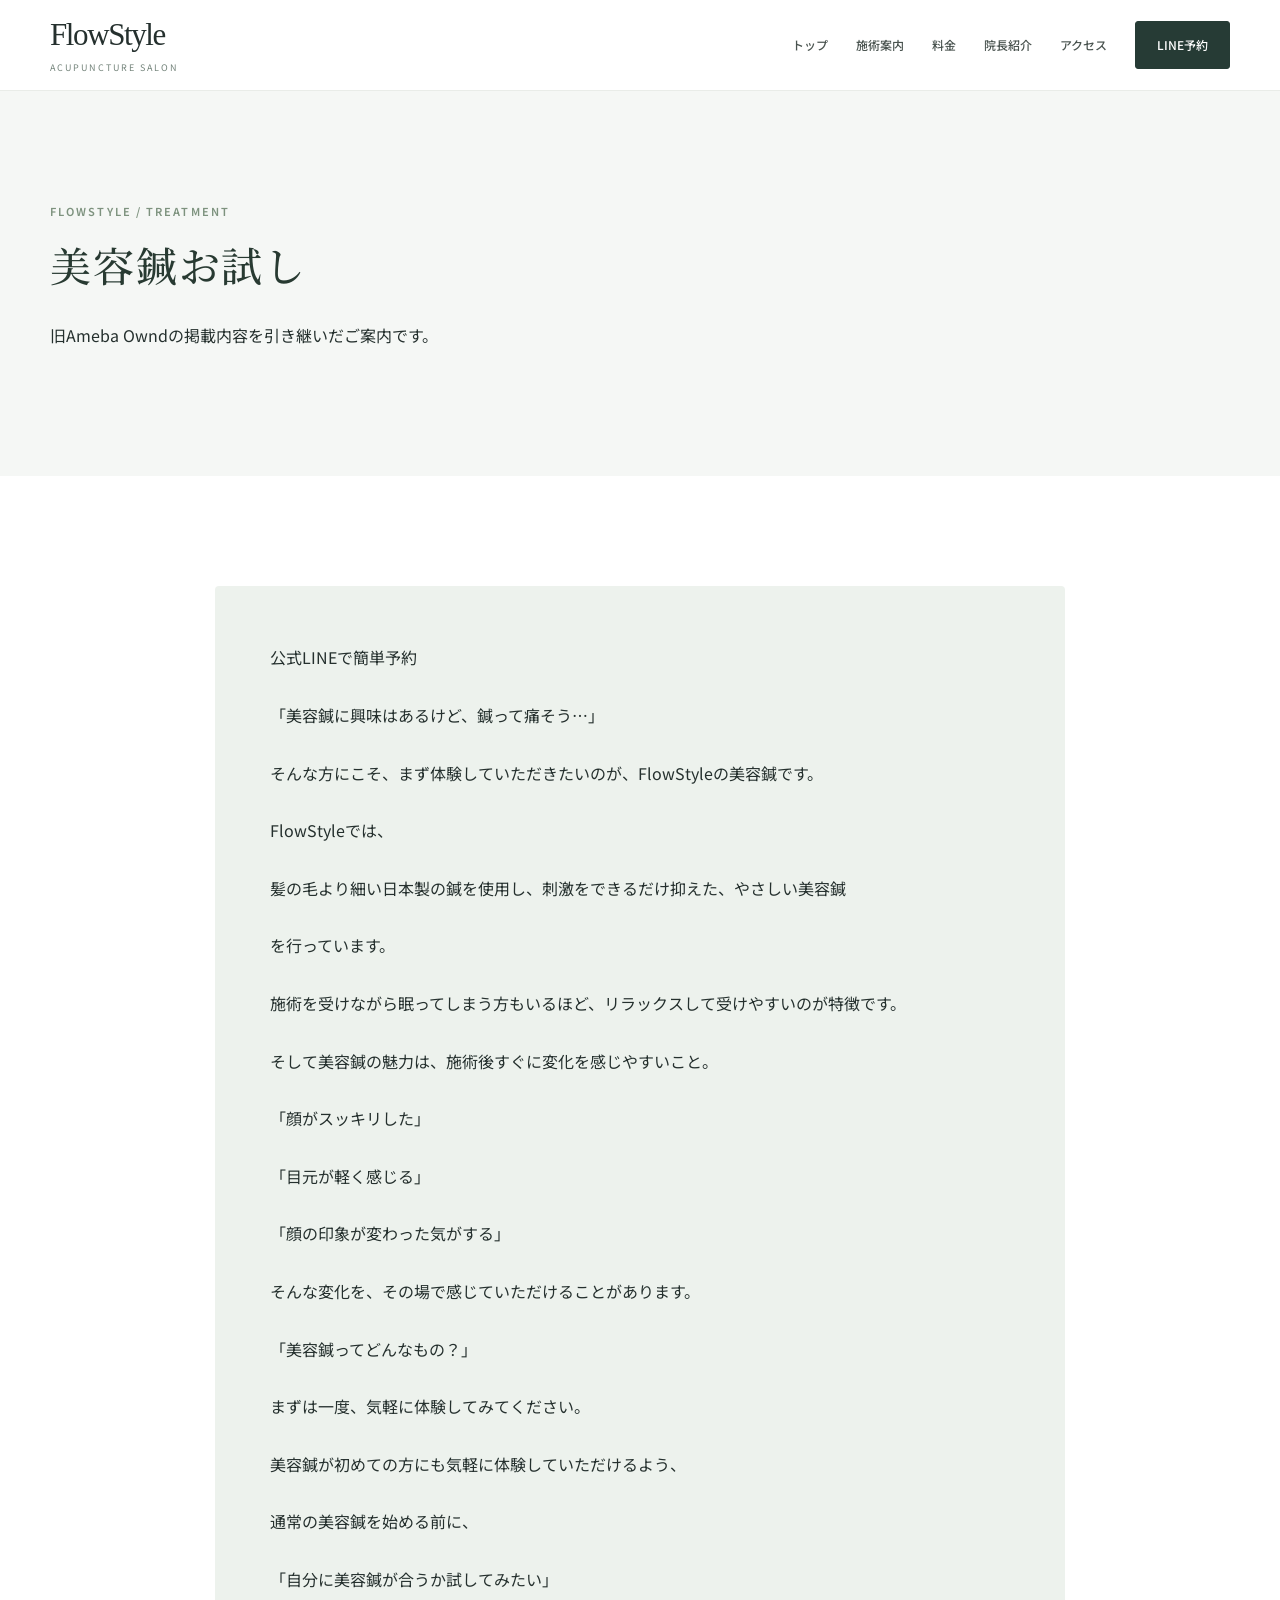
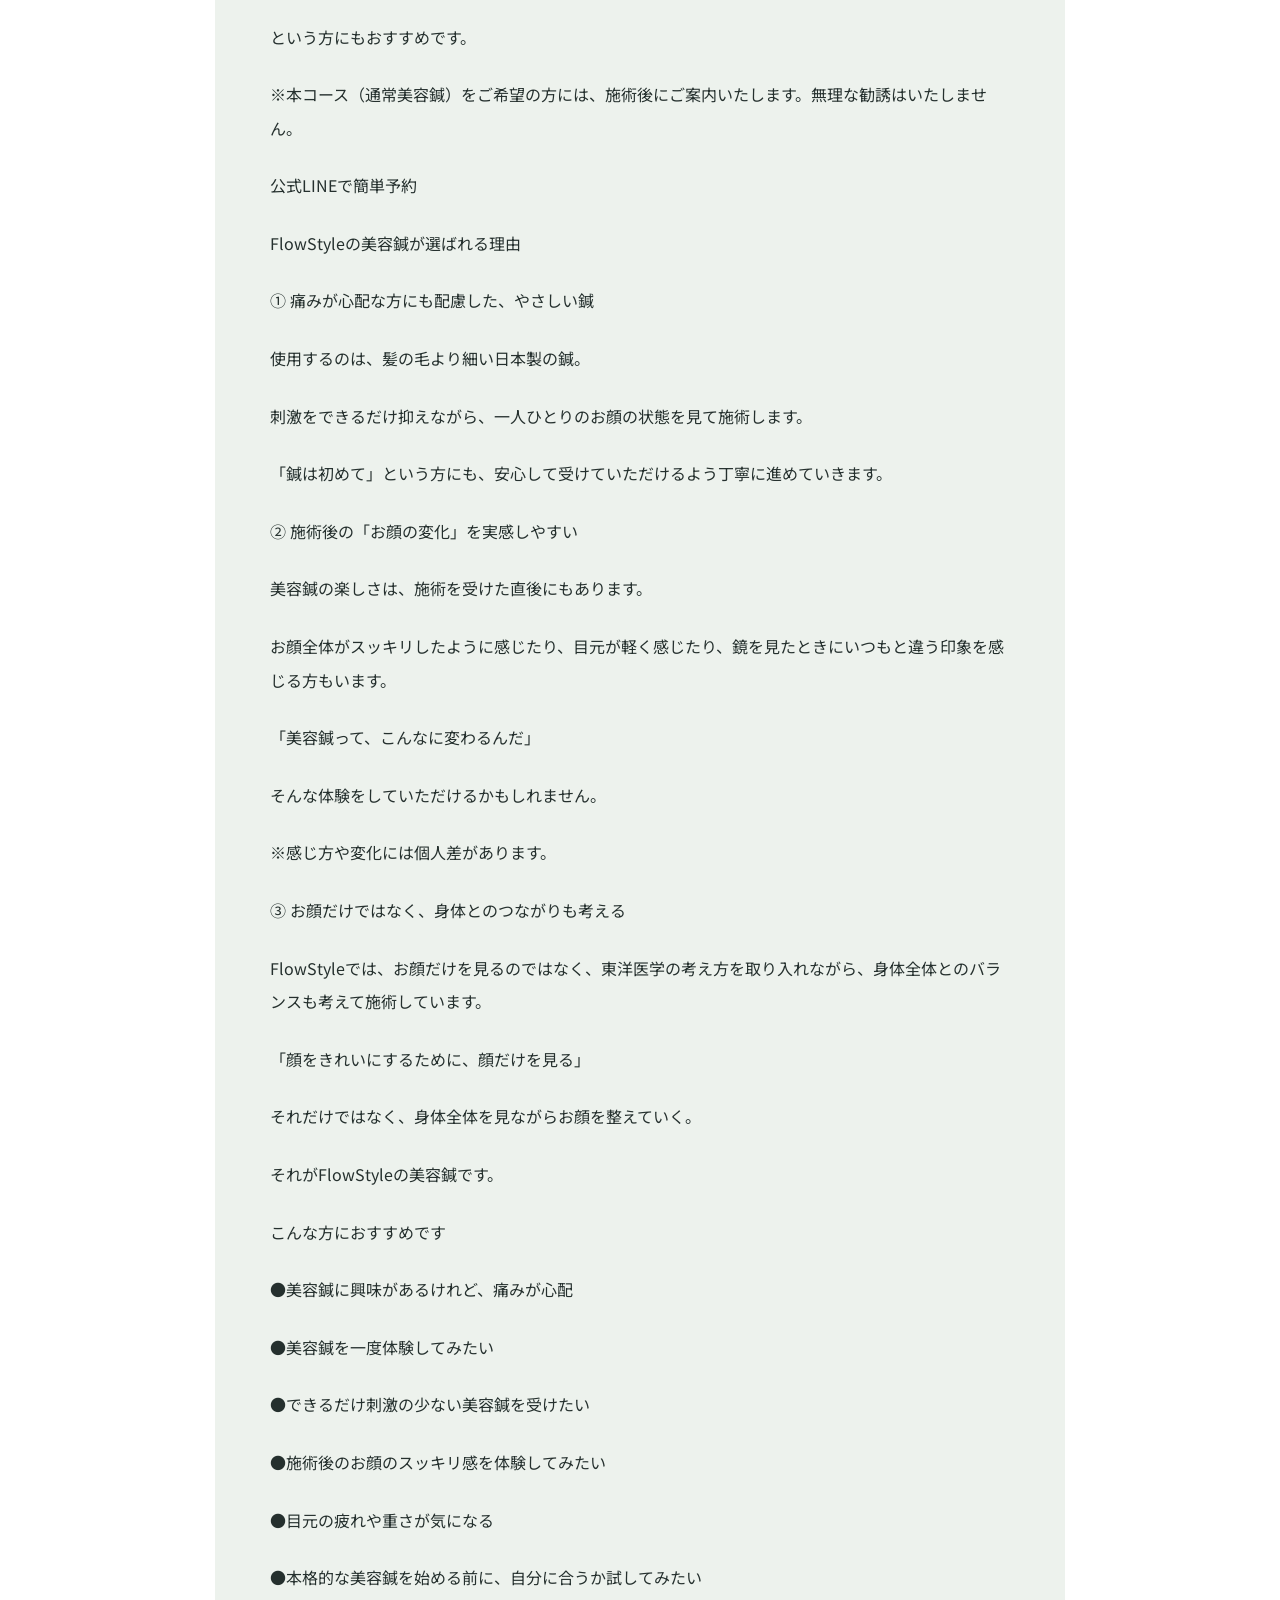
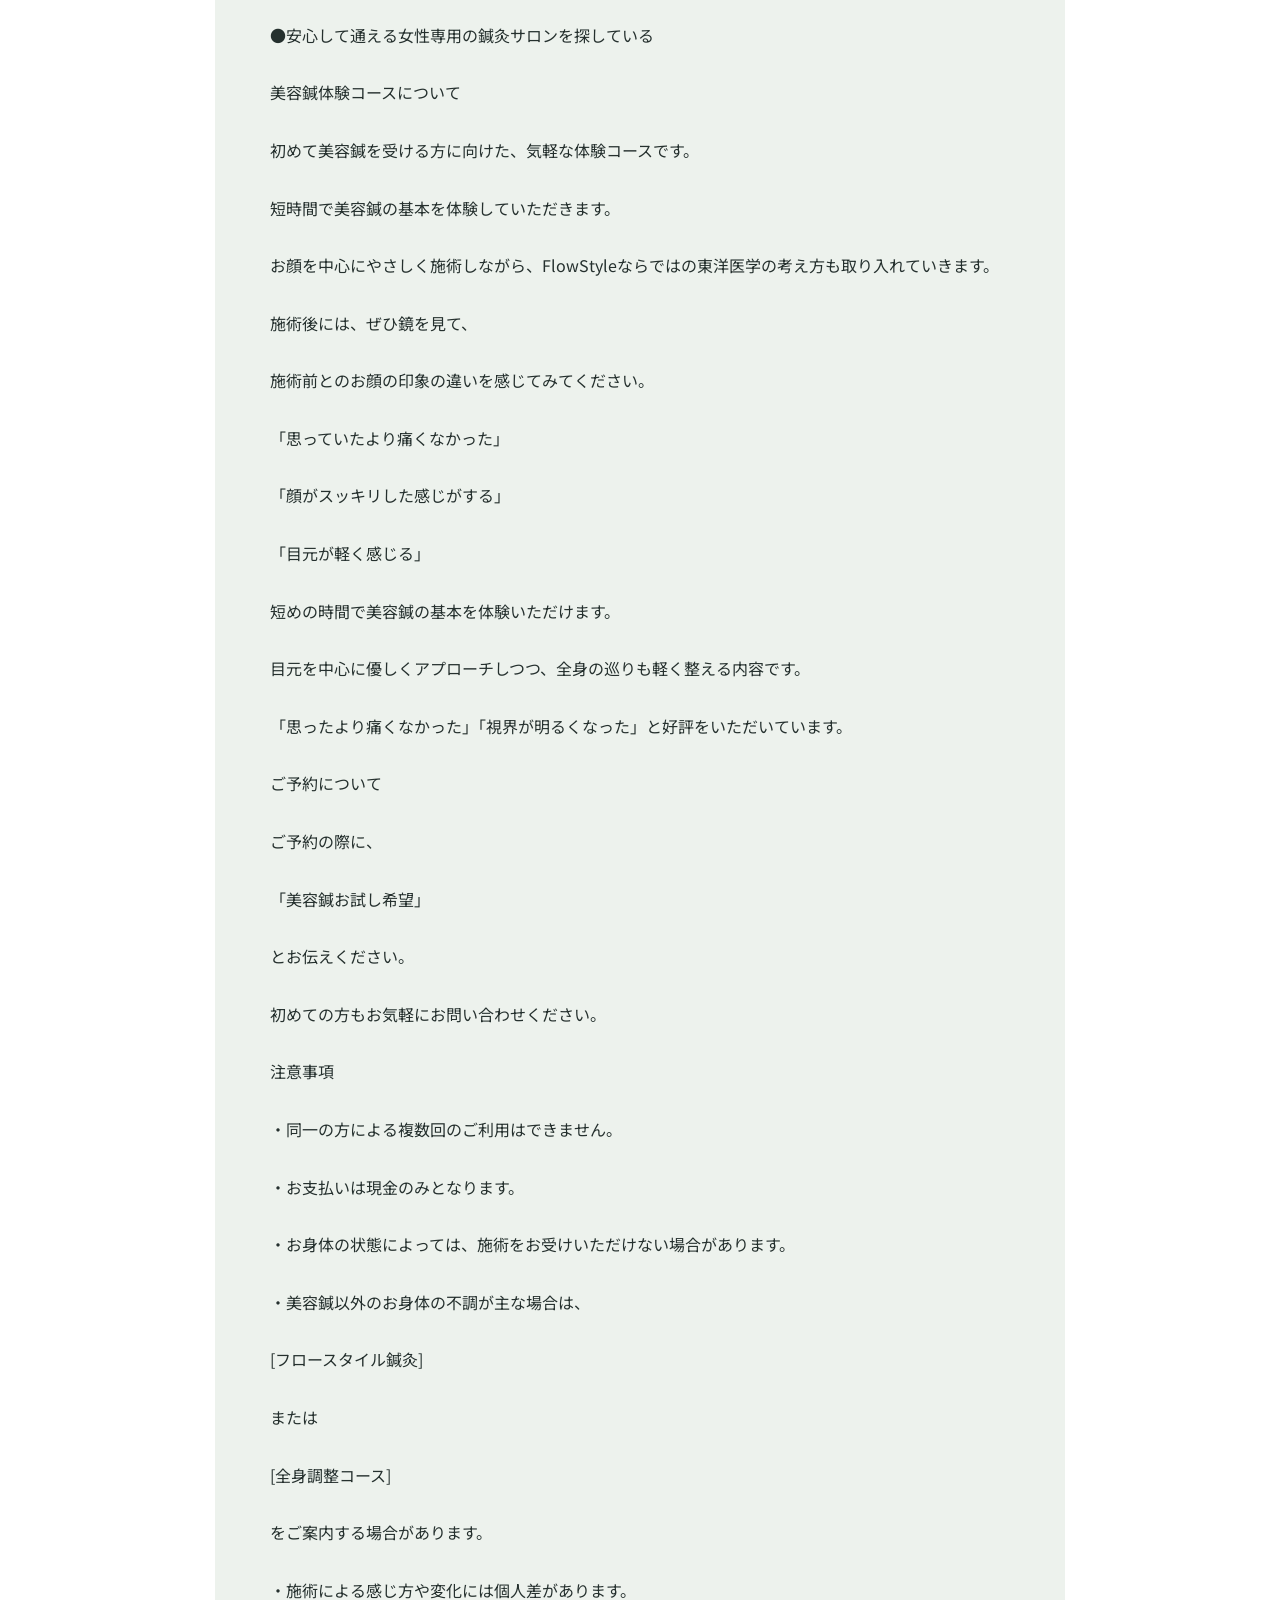
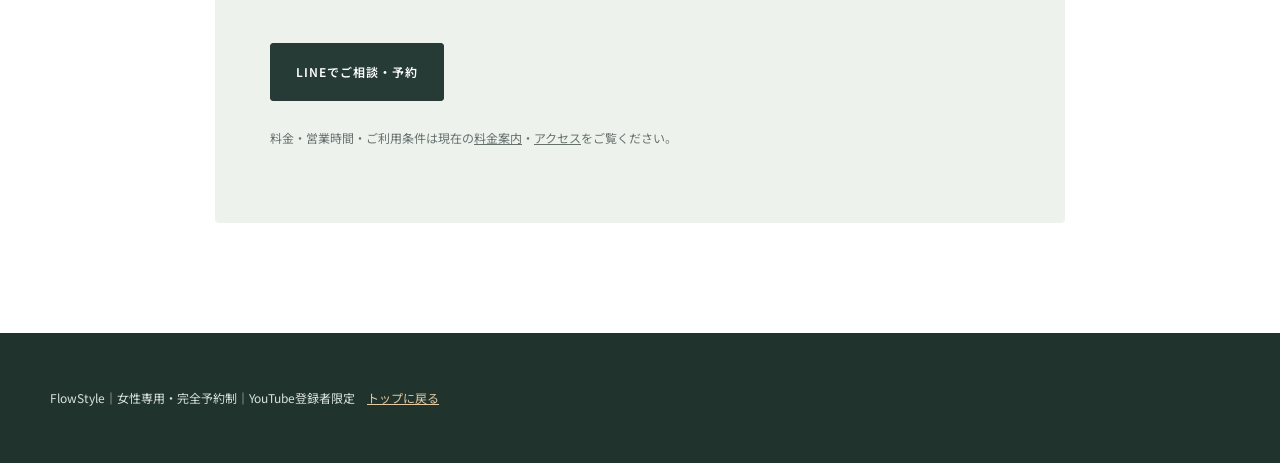
<file: beauty-trial.html>
<!DOCTYPE html>
<html lang="ja"><head><meta charset="utf-8"/><meta content="width=device-width,initial-scale=1" name="viewport"/><title>美容鍼お試し｜FlowStyle</title><link href="style.css" rel="stylesheet"/><link href="warm.css" rel="stylesheet"/></head><body><header><div class="wrap head"><a class="logo" href="index.html">FlowStyle<small>ACUPUNCTURE SALON</small></a><nav><a href="index.html">トップ</a><a href="treatments.html">施術案内</a><a href="prices.html">料金</a><a href="about.html">院長紹介</a><a href="access.html">アクセス</a><a class="pill" href="https://lin.ee/SaaiUbI">LINE予約</a></nav></div></header><section class="light"><div class="wrap"><div class="eyebrow">FLOWSTYLE / TREATMENT</div><h1 class="section-heading" data-cms="heading">美容鍼お試し</h1><p data-cms="lead">旧Ameba Owndの掲載内容を引き継いだご案内です。</p></div></section><section><div class="wrap"><div class="panel detail"><p>公式LINEで簡単予約</p><p>「美容鍼に興味はあるけど、鍼って痛そう…」</p><p>そんな方にこそ、まず体験していただきたいのが、FlowStyleの美容鍼です。</p><p>FlowStyleでは、</p><p>髪の毛より細い日本製の鍼を使用し、刺激をできるだけ抑えた、やさしい美容鍼</p><p>を行っています。</p><p>施術を受けながら眠ってしまう方もいるほど、リラックスして受けやすいのが特徴です。</p><p>そして美容鍼の魅力は、施術後すぐに変化を感じやすいこと。</p><p>「顔がスッキリした」</p><p>「目元が軽く感じる」</p><p>「顔の印象が変わった気がする」</p><p>そんな変化を、その場で感じていただけることがあります。</p><p>「美容鍼ってどんなもの？」</p><p>まずは一度、気軽に体験してみてください。</p><p>美容鍼が初めての方にも気軽に体験していただけるよう、</p><p>通常の美容鍼を始める前に、</p><p>「自分に美容鍼が合うか試してみたい」</p><p>という方にもおすすめです。</p><p>※本コース（通常美容鍼）をご希望の方には、施術後にご案内いたします。無理な勧誘はいたしません。</p><p>公式LINEで簡単予約</p><p>FlowStyleの美容鍼が選ばれる理由</p><p>① 痛みが心配な方にも配慮した、やさしい鍼</p><p>使用するのは、髪の毛より細い日本製の鍼。</p><p>刺激をできるだけ抑えながら、一人ひとりのお顔の状態を見て施術します。</p><p>「鍼は初めて」という方にも、安心して受けていただけるよう丁寧に進めていきます。</p><p>② 施術後の「お顔の変化」を実感しやすい</p><p>美容鍼の楽しさは、施術を受けた直後にもあります。</p><p>お顔全体がスッキリしたように感じたり、目元が軽く感じたり、鏡を見たときにいつもと違う印象を感じる方もいます。</p><p>「美容鍼って、こんなに変わるんだ」</p><p>そんな体験をしていただけるかもしれません。</p><p>※感じ方や変化には個人差があります。</p><p>③ お顔だけではなく、身体とのつながりも考える</p><p>FlowStyleでは、お顔だけを見るのではなく、東洋医学の考え方を取り入れながら、身体全体とのバランスも考えて施術しています。</p><p>「顔をきれいにするために、顔だけを見る」</p><p>それだけではなく、身体全体を見ながらお顔を整えていく。</p><p>それがFlowStyleの美容鍼です。</p><p>こんな方におすすめです</p><p>●美容鍼に興味があるけれど、痛みが心配</p><p>●美容鍼を一度体験してみたい</p><p>●できるだけ刺激の少ない美容鍼を受けたい</p><p>●施術後のお顔のスッキリ感を体験してみたい</p><p>●目元の疲れや重さが気になる</p><p>●本格的な美容鍼を始める前に、自分に合うか試してみたい</p><p>●安心して通える女性専用の鍼灸サロンを探している</p><p>美容鍼体験コースについて</p><p>初めて美容鍼を受ける方に向けた、気軽な体験コースです。</p><p>短時間で美容鍼の基本を体験していただきます。</p><p>お顔を中心にやさしく施術しながら、FlowStyleならではの東洋医学の考え方も取り入れていきます。</p><p>施術後には、ぜひ鏡を見て、</p><p>施術前とのお顔の印象の違いを感じてみてください。</p><p>「思っていたより痛くなかった」</p><p>「顔がスッキリした感じがする」</p><p>「目元が軽く感じる」</p><p>短めの時間で美容鍼の基本を体験いただけます。</p><p>目元を中心に優しくアプローチしつつ、全身の巡りも軽く整える内容です。</p><p>「思ったより痛くなかった」「視界が明るくなった」と好評をいただいています。</p><p>ご予約について</p><p>ご予約の際に、</p><p>「美容鍼お試し希望」</p><p>とお伝えください。</p><p>初めての方もお気軽にお問い合わせください。</p><p>注意事項</p><p>・同一の方による複数回のご利用はできません。</p><p>・お支払いは現金のみとなります。</p><p>・お身体の状態によっては、施術をお受けいただけない場合があります。</p><p>・美容鍼以外のお身体の不調が主な場合は、</p><p>[フロースタイル鍼灸]</p><p>または</p><p>[全身調整コース]</p><p>をご案内する場合があります。</p><p>・施術による感じ方や変化には個人差があります。</p><p><a class="btn" href="https://lin.ee/SaaiUbI">LINEでご相談・予約</a></p><p class="notice">料金・営業時間・ご利用条件は現在の<a href="prices.html">料金案内</a>・<a href="access.html">アクセス</a>をご覧ください。</p></div></div></section><footer><div class="wrap">FlowStyle｜女性専用・完全予約制｜YouTube登録者限定　<a href="index.html">トップに戻る</a></div></footer><script defer="True" src="/cms-content.js"></script></body></html>
</file>
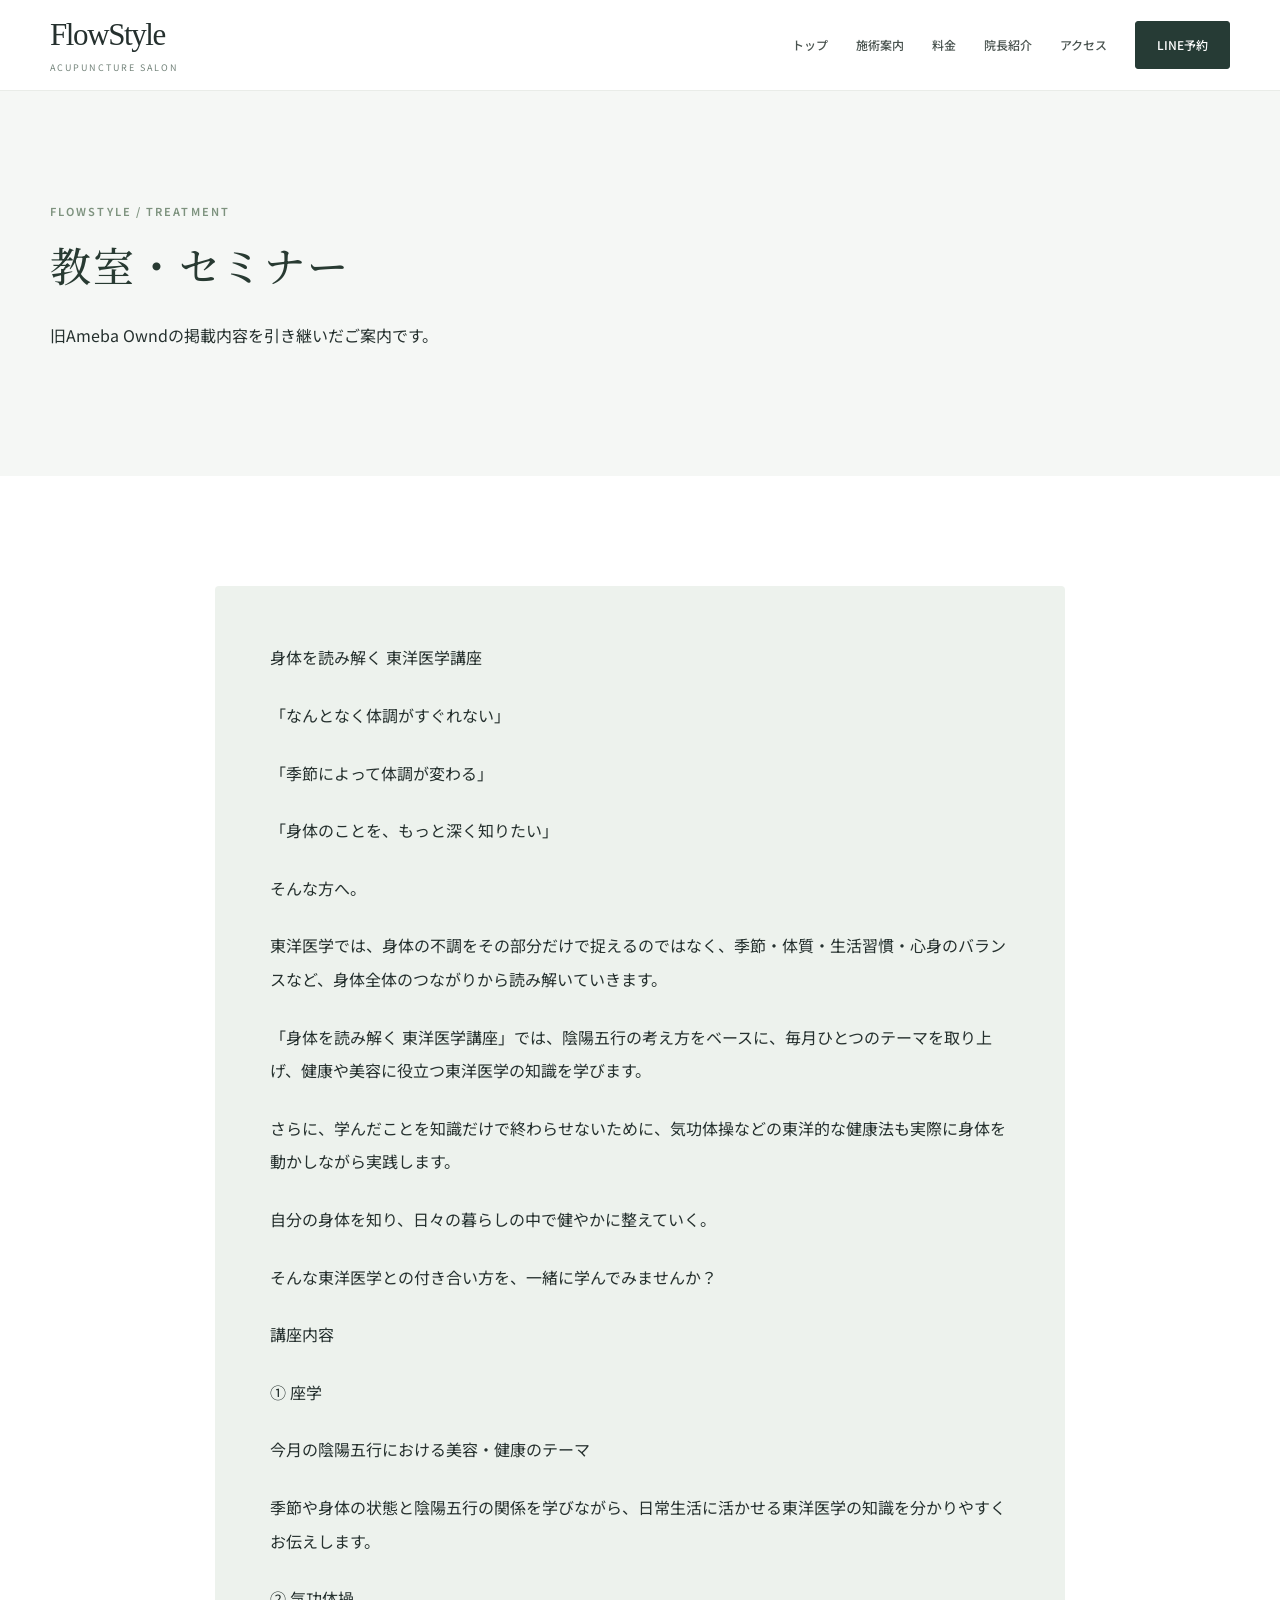
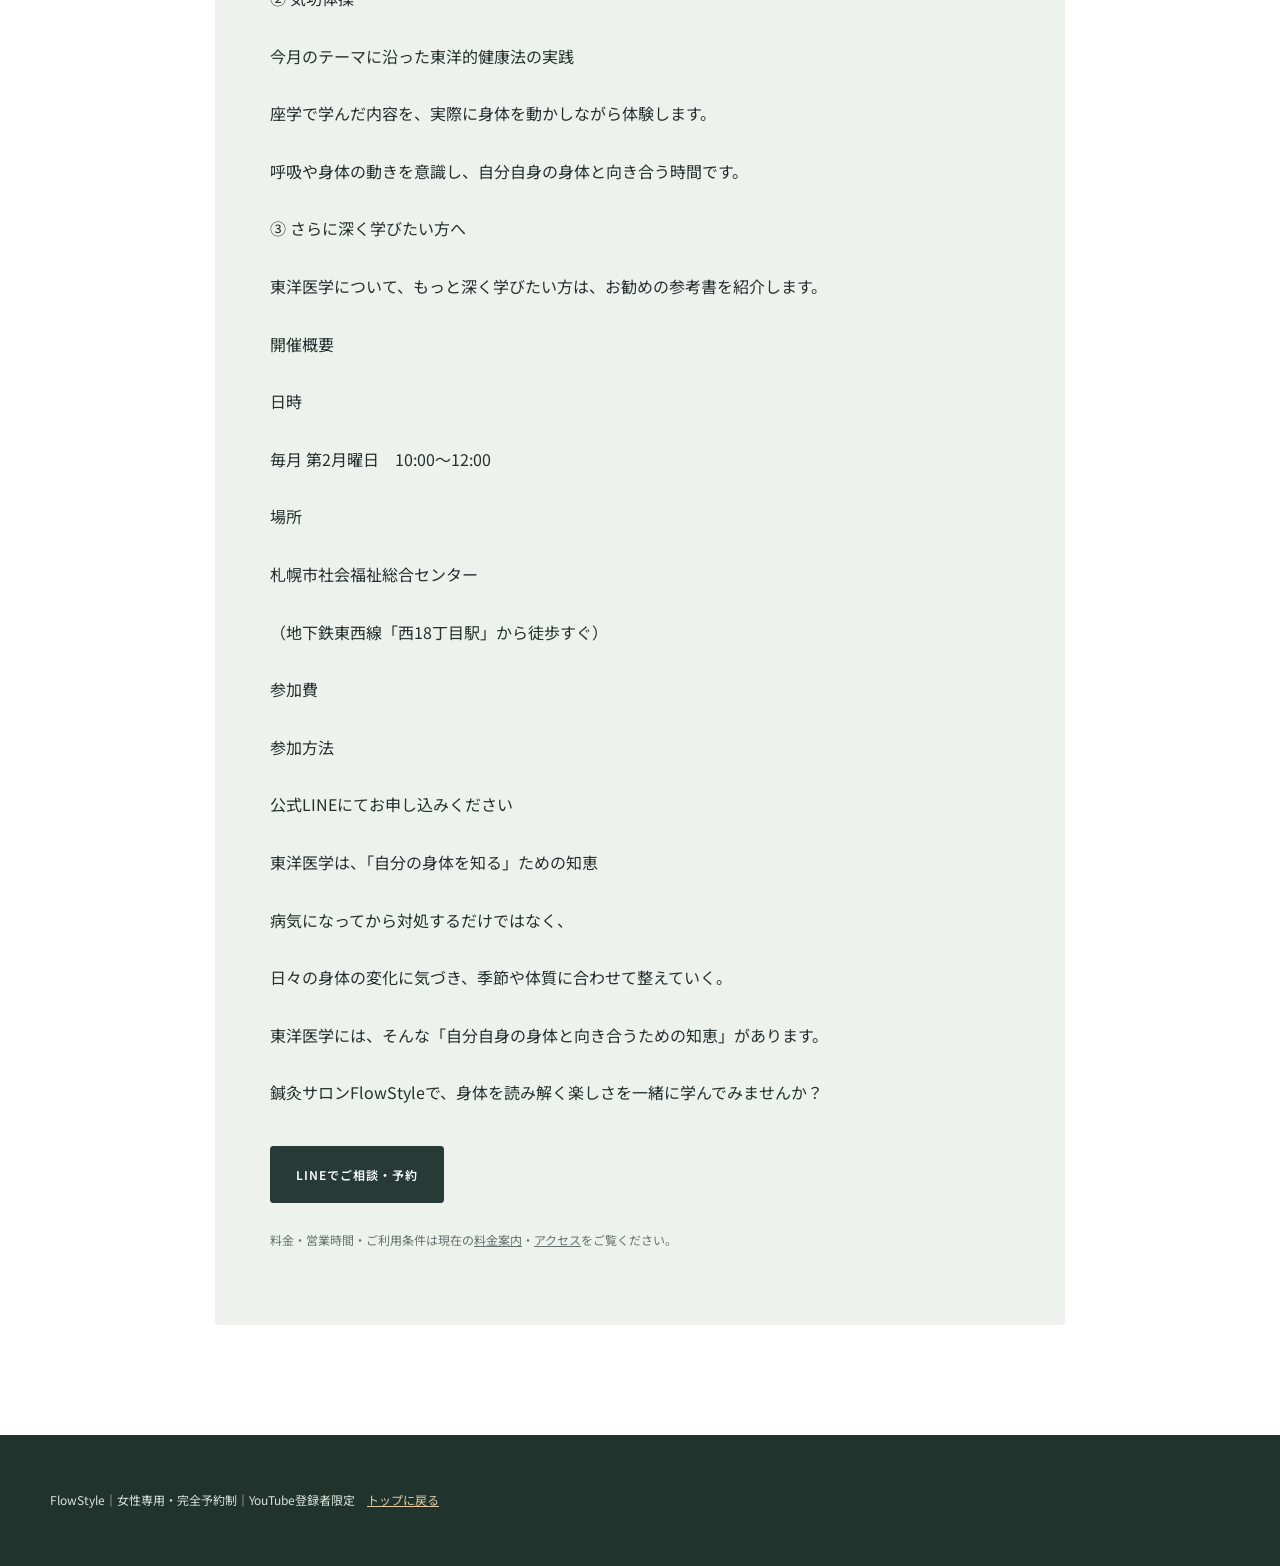
<file: classes.html>
<!DOCTYPE html>
<html lang="ja"><head><meta charset="utf-8"/><meta content="width=device-width,initial-scale=1" name="viewport"/><title>教室・セミナー｜FlowStyle</title><link href="style.css" rel="stylesheet"/><link href="warm.css" rel="stylesheet"/></head><body><header><div class="wrap head"><a class="logo" href="index.html">FlowStyle<small>ACUPUNCTURE SALON</small></a><nav><a href="index.html">トップ</a><a href="treatments.html">施術案内</a><a href="prices.html">料金</a><a href="about.html">院長紹介</a><a href="access.html">アクセス</a><a class="pill" href="https://lin.ee/SaaiUbI">LINE予約</a></nav></div></header><section class="light"><div class="wrap"><div class="eyebrow">FLOWSTYLE / TREATMENT</div><h1 class="section-heading" data-cms="heading">教室・セミナー</h1><p data-cms="lead">旧Ameba Owndの掲載内容を引き継いだご案内です。</p></div></section><section><div class="wrap"><div class="panel detail"><p>身体を読み解く 東洋医学講座</p><p>「なんとなく体調がすぐれない」</p><p>「季節によって体調が変わる」</p><p>「身体のことを、もっと深く知りたい」</p><p>そんな方へ。</p><p>東洋医学では、身体の不調をその部分だけで捉えるのではなく、季節・体質・生活習慣・心身のバランスなど、身体全体のつながりから読み解いていきます。</p><p>「身体を読み解く 東洋医学講座」では、陰陽五行の考え方をベースに、毎月ひとつのテーマを取り上げ、健康や美容に役立つ東洋医学の知識を学びます。</p><p>さらに、学んだことを知識だけで終わらせないために、気功体操などの東洋的な健康法も実際に身体を動かしながら実践します。</p><p>自分の身体を知り、日々の暮らしの中で健やかに整えていく。</p><p>そんな東洋医学との付き合い方を、一緒に学んでみませんか？</p><p>講座内容</p><p>① 座学</p><p>今月の陰陽五行における美容・健康のテーマ</p><p>季節や身体の状態と陰陽五行の関係を学びながら、日常生活に活かせる東洋医学の知識を分かりやすくお伝えします。</p><p>② 気功体操</p><p>今月のテーマに沿った東洋的健康法の実践</p><p>座学で学んだ内容を、実際に身体を動かしながら体験します。</p><p>呼吸や身体の動きを意識し、自分自身の身体と向き合う時間です。</p><p>③ さらに深く学びたい方へ</p><p>東洋医学について、もっと深く学びたい方は、お勧めの参考書を紹介します。</p><p>開催概要</p><p>日時</p><p>毎月 第2月曜日　10:00～12:00</p><p>場所</p><p>札幌市社会福祉総合センター</p><p>（地下鉄東西線「西18丁目駅」から徒歩すぐ）</p><p>参加費</p><p>参加方法</p><p>公式LINEにてお申し込みください</p><p>東洋医学は、「自分の身体を知る」ための知恵</p><p>病気になってから対処するだけではなく、</p><p>日々の身体の変化に気づき、季節や体質に合わせて整えていく。</p><p>東洋医学には、そんな「自分自身の身体と向き合うための知恵」があります。</p><p>鍼灸サロンFlowStyleで、身体を読み解く楽しさを一緒に学んでみませんか？</p><p><a class="btn" href="https://lin.ee/SaaiUbI">LINEでご相談・予約</a></p><p class="notice">料金・営業時間・ご利用条件は現在の<a href="prices.html">料金案内</a>・<a href="access.html">アクセス</a>をご覧ください。</p></div></div></section><footer><div class="wrap">FlowStyle｜女性専用・完全予約制｜YouTube登録者限定　<a href="index.html">トップに戻る</a></div></footer><script defer="True" src="/cms-content.js"></script></body></html>
</file>
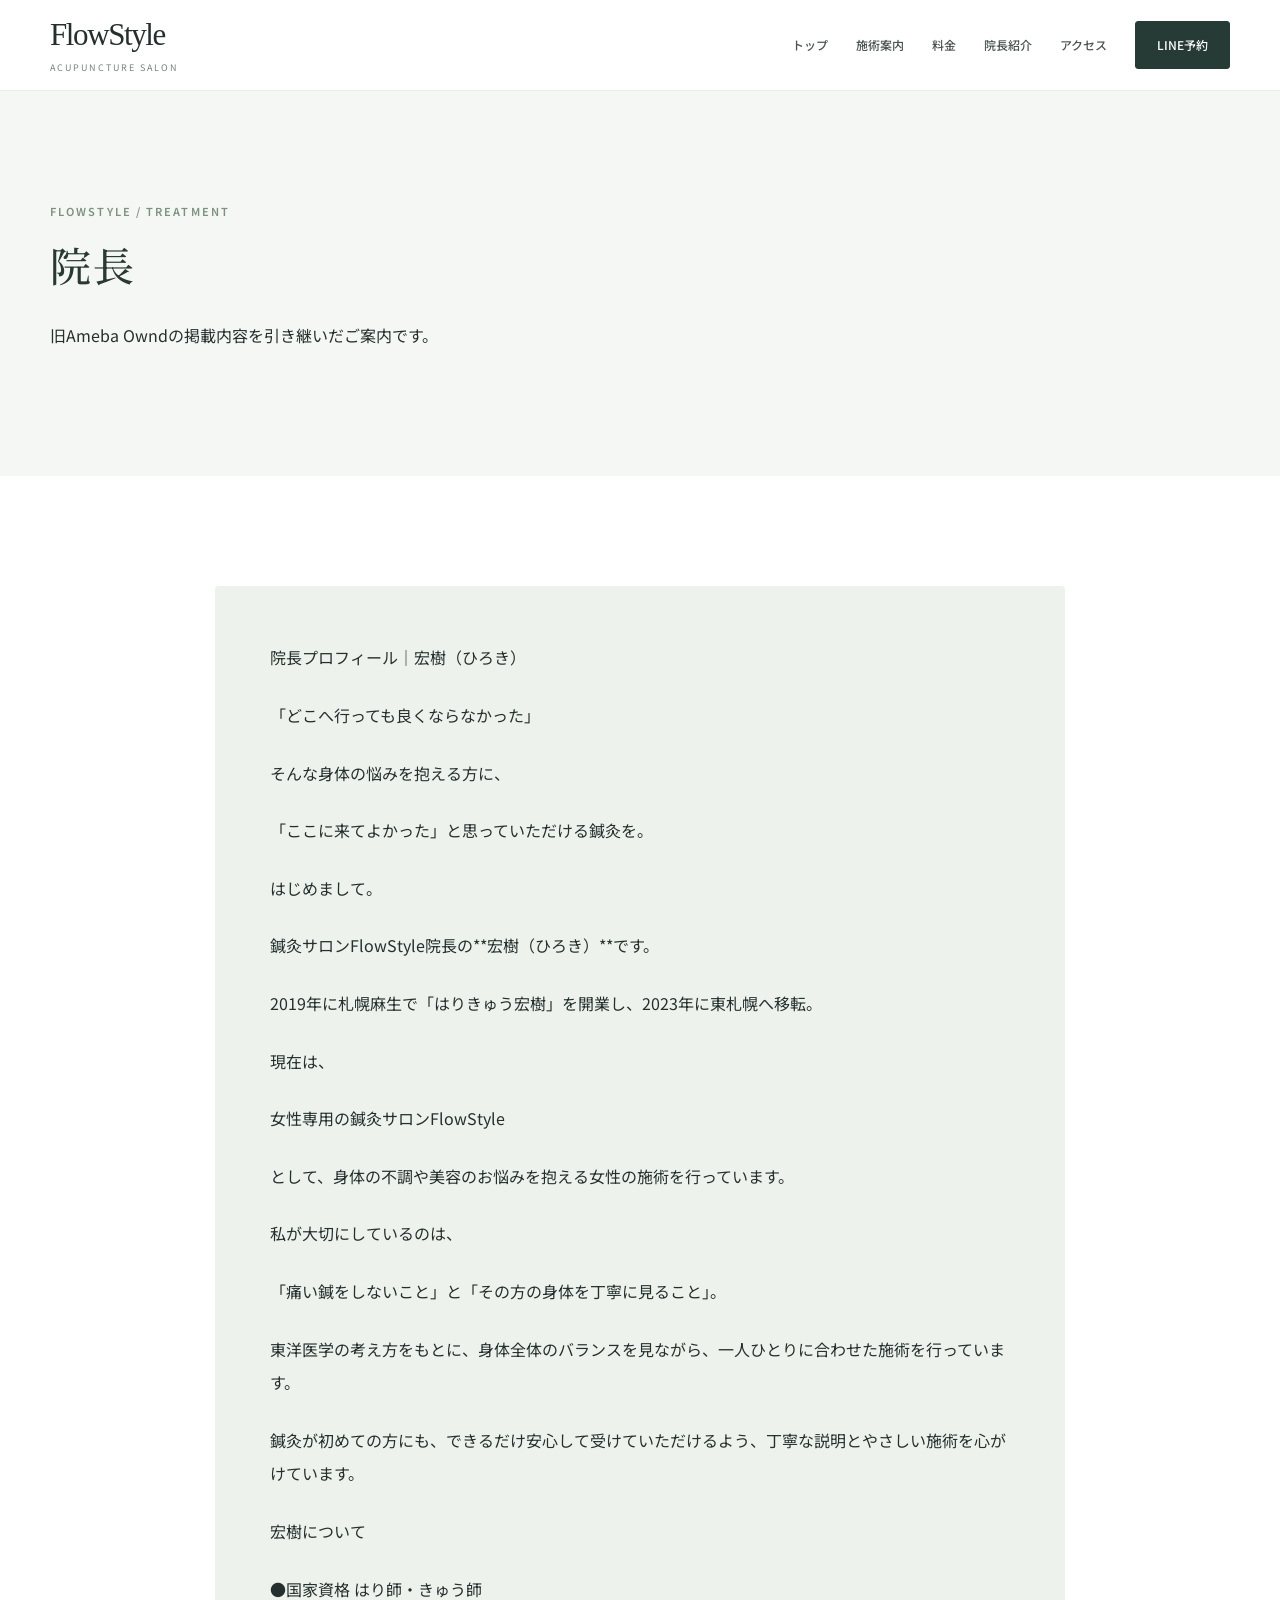
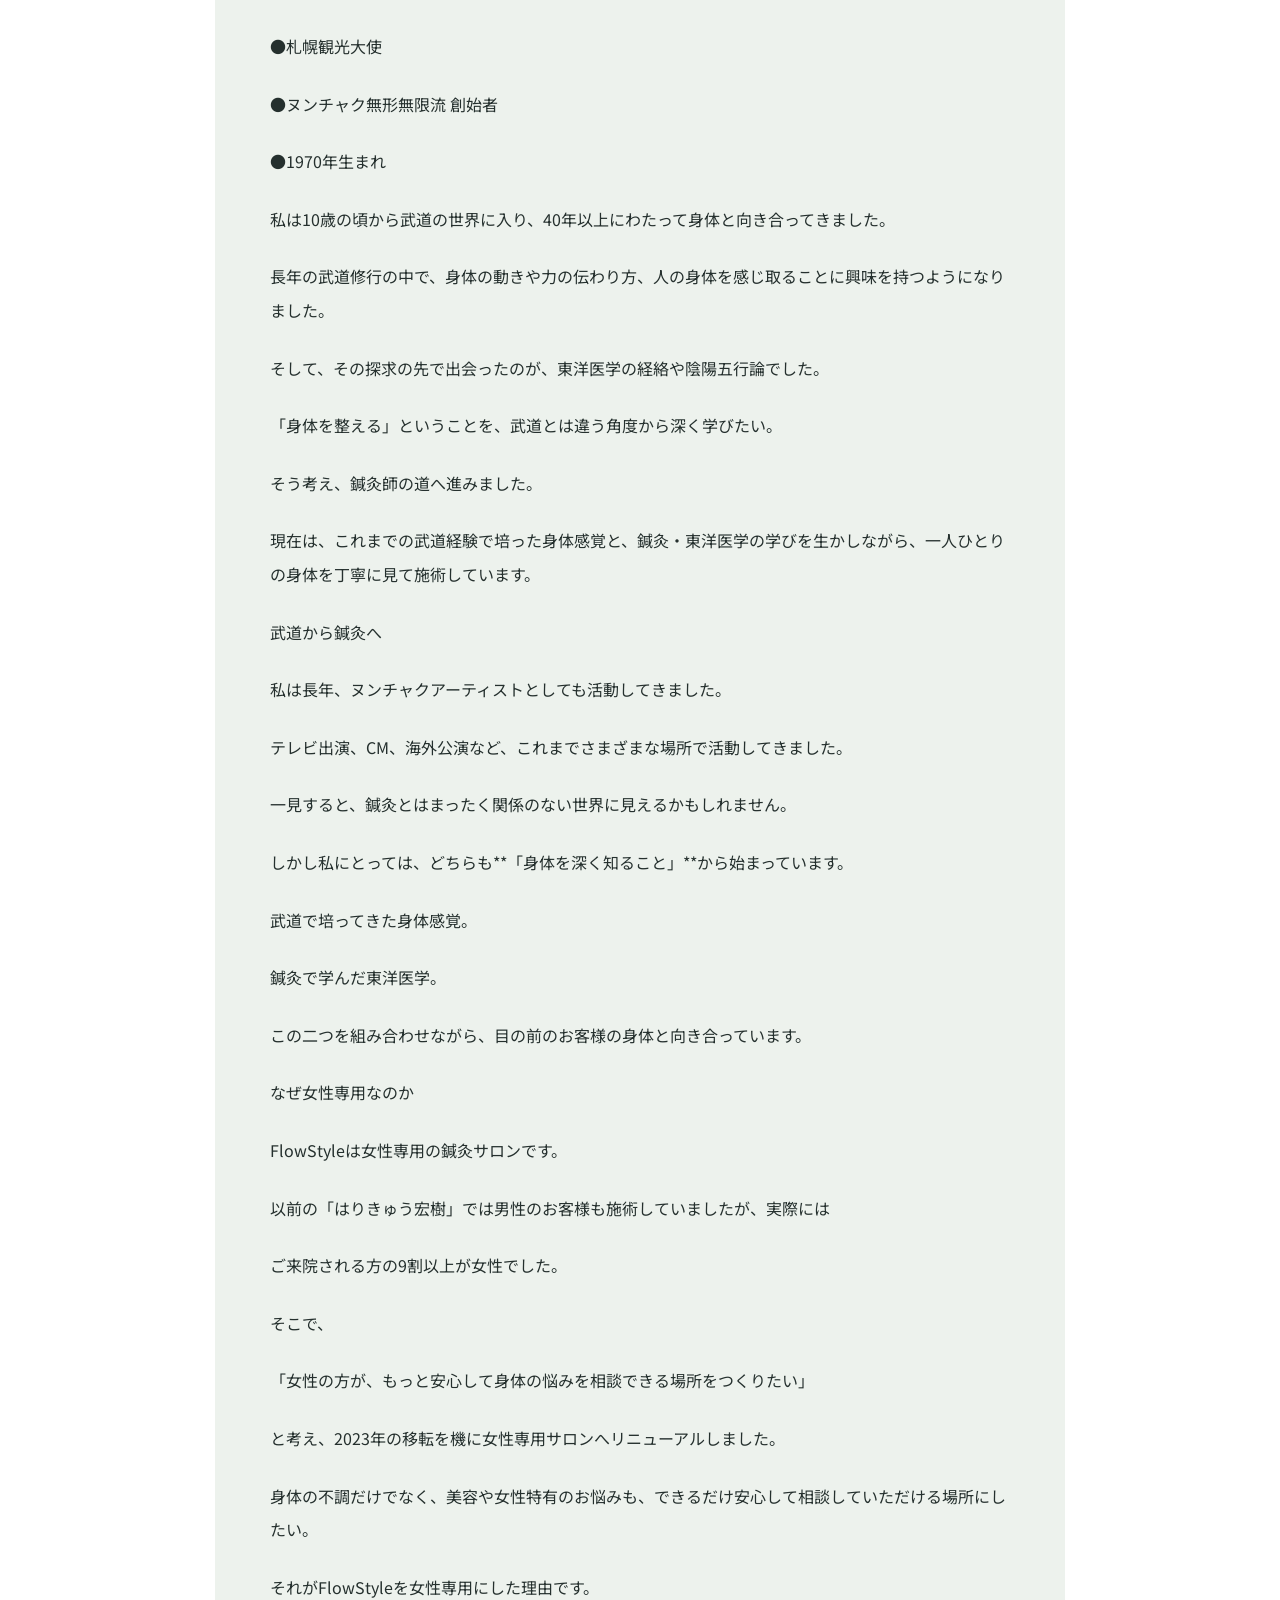
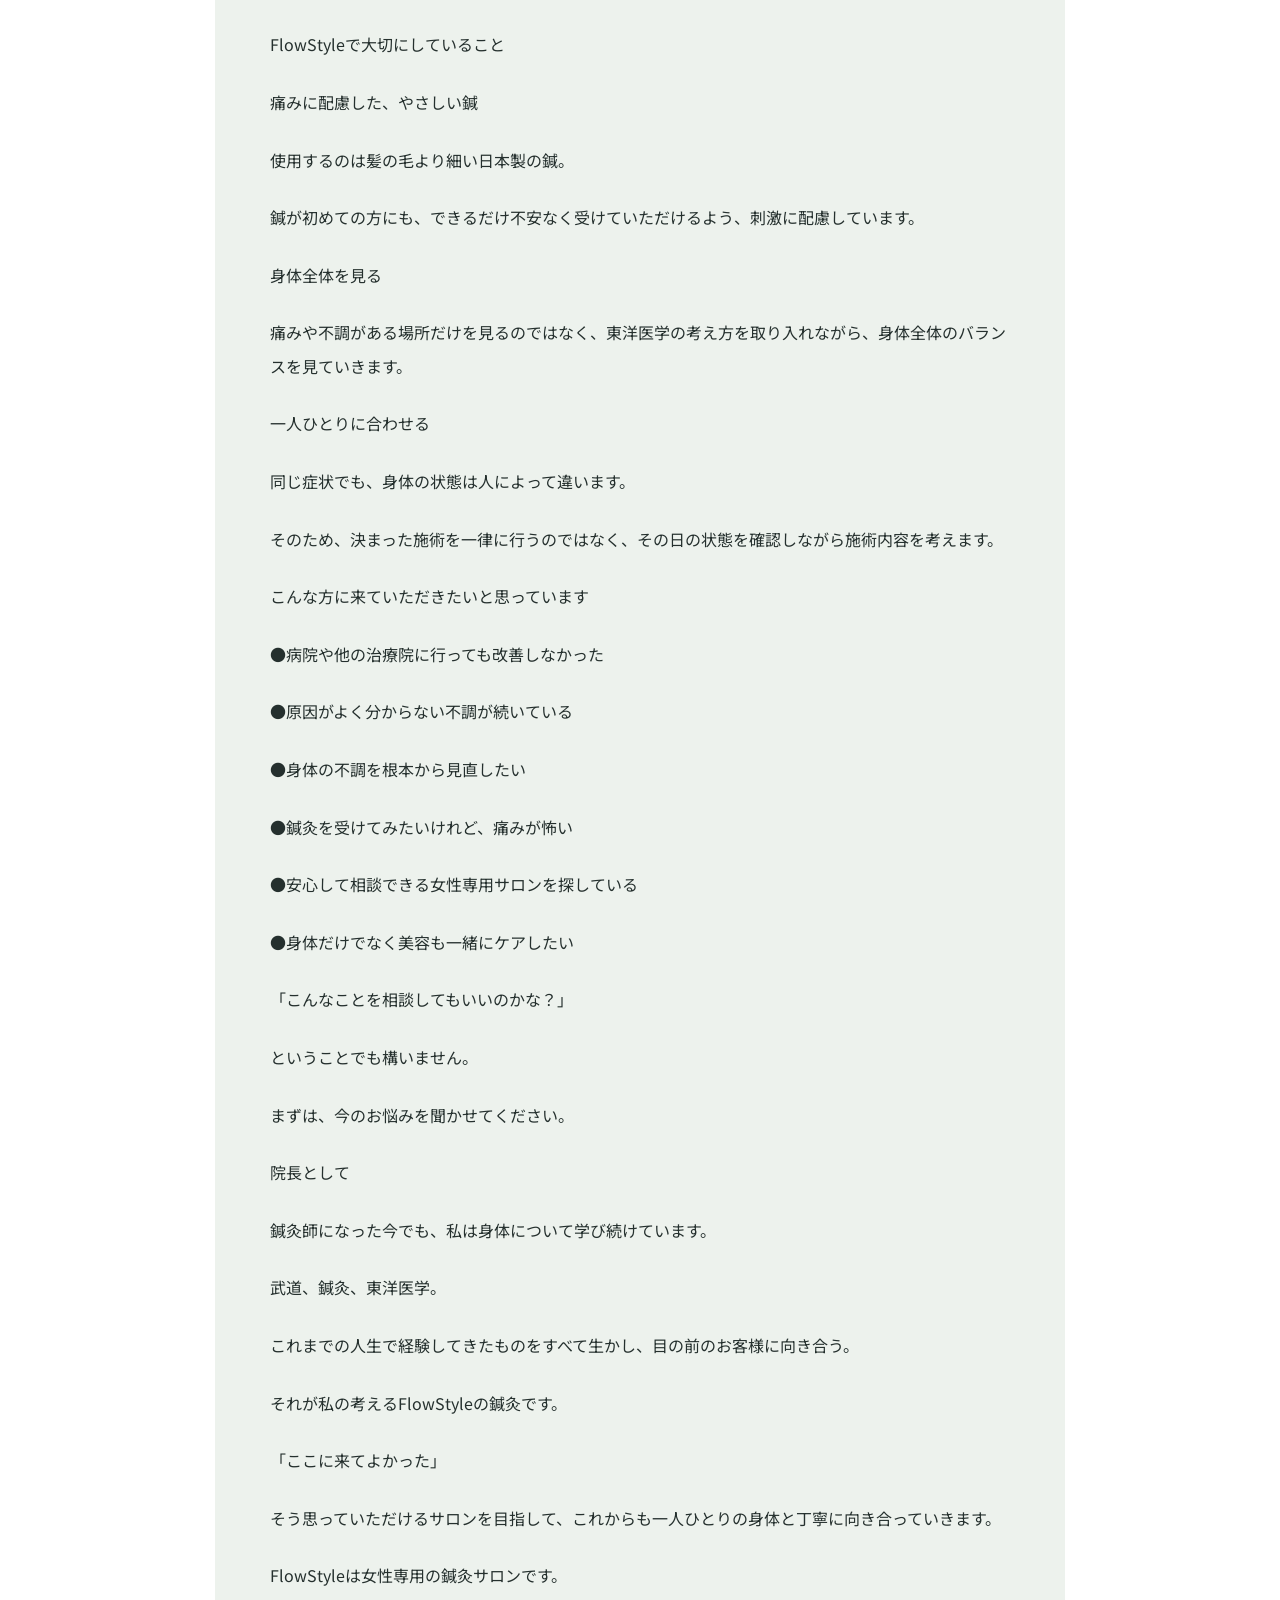
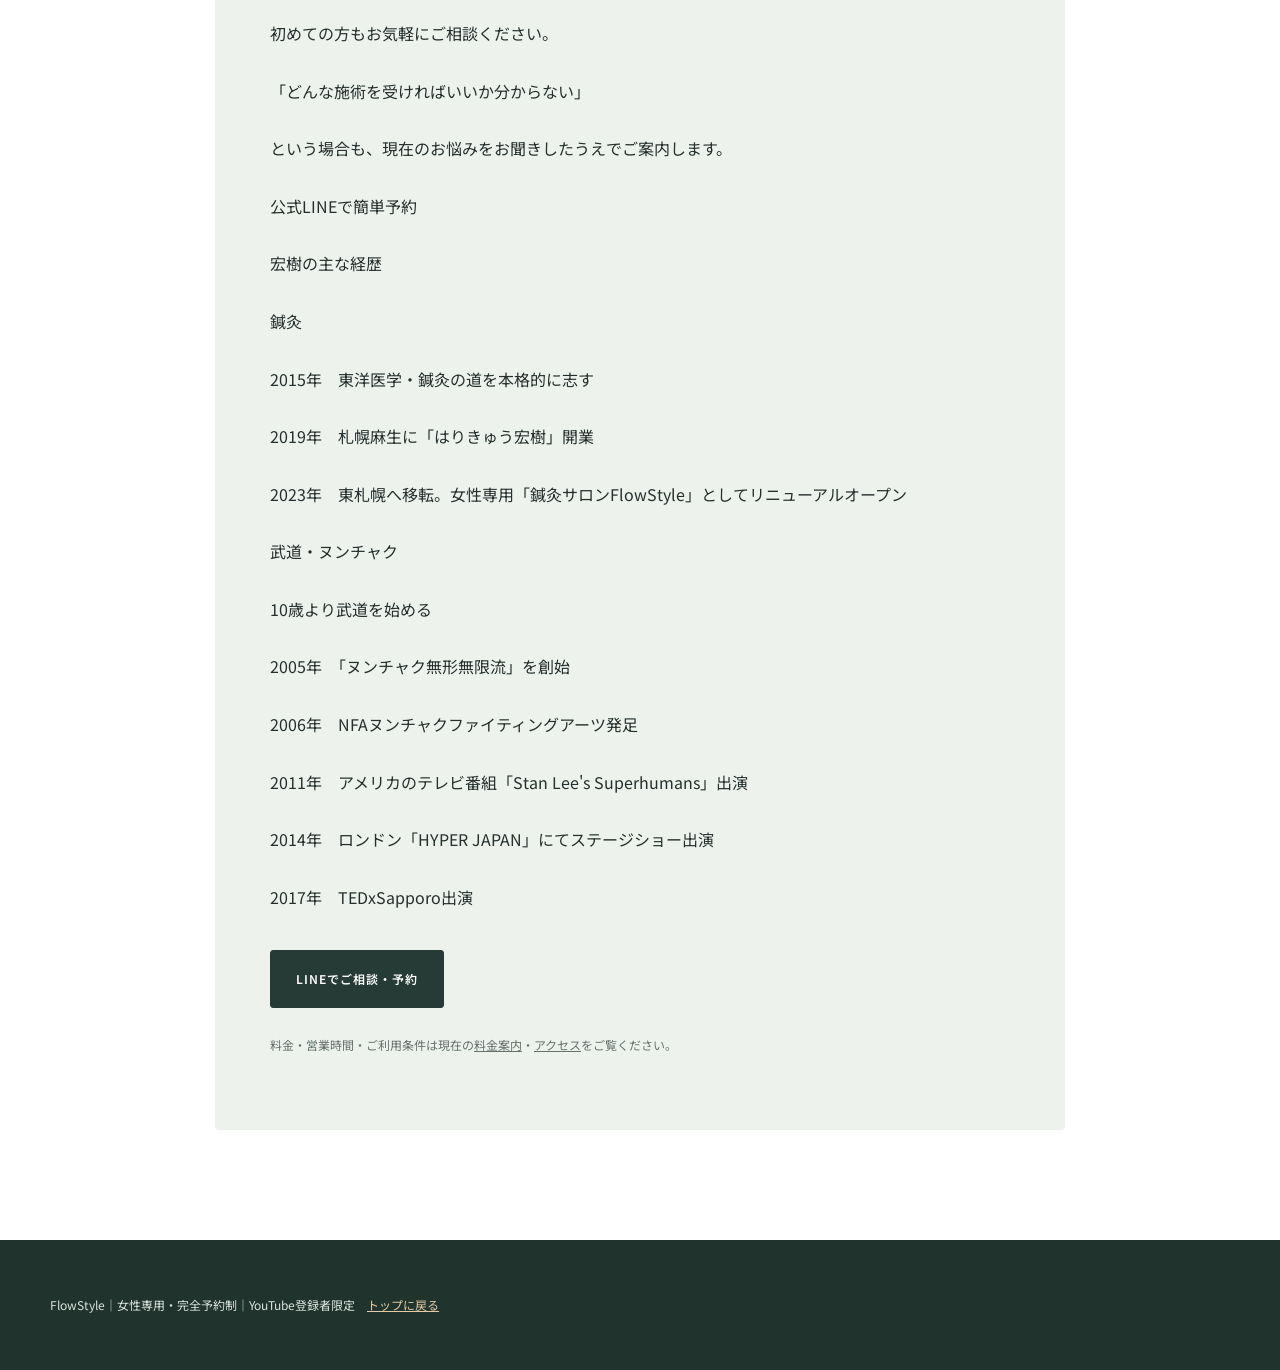
<file: director-archive.html>
<!DOCTYPE html>
<html lang="ja"><head><meta charset="utf-8"/><meta content="width=device-width,initial-scale=1" name="viewport"/><title>院長｜FlowStyle</title><link href="style.css" rel="stylesheet"/><link href="warm.css" rel="stylesheet"/></head><body><header><div class="wrap head"><a class="logo" href="index.html">FlowStyle<small>ACUPUNCTURE SALON</small></a><nav><a href="index.html">トップ</a><a href="treatments.html">施術案内</a><a href="prices.html">料金</a><a href="about.html">院長紹介</a><a href="access.html">アクセス</a><a class="pill" href="https://lin.ee/SaaiUbI">LINE予約</a></nav></div></header><section class="light"><div class="wrap"><div class="eyebrow">FLOWSTYLE / TREATMENT</div><h1 class="section-heading" data-cms="heading">院長</h1><p data-cms="lead">旧Ameba Owndの掲載内容を引き継いだご案内です。</p></div></section><section><div class="wrap"><div class="panel detail"><p>院長プロフィール｜宏樹（ひろき）</p><p>「どこへ行っても良くならなかった」</p><p>そんな身体の悩みを抱える方に、</p><p>「ここに来てよかった」と思っていただける鍼灸を。</p><p>はじめまして。</p><p>鍼灸サロンFlowStyle院長の**宏樹（ひろき）**です。</p><p>2019年に札幌麻生で「はりきゅう宏樹」を開業し、2023年に東札幌へ移転。</p><p>現在は、</p><p>女性専用の鍼灸サロンFlowStyle</p><p>として、身体の不調や美容のお悩みを抱える女性の施術を行っています。</p><p>私が大切にしているのは、</p><p>「痛い鍼をしないこと」と「その方の身体を丁寧に見ること」。</p><p>東洋医学の考え方をもとに、身体全体のバランスを見ながら、一人ひとりに合わせた施術を行っています。</p><p>鍼灸が初めての方にも、できるだけ安心して受けていただけるよう、丁寧な説明とやさしい施術を心がけています。</p><p>宏樹について</p><p>●国家資格 はり師・きゅう師</p><p>●札幌観光大使</p><p>●ヌンチャク無形無限流 創始者</p><p>●1970年生まれ</p><p>私は10歳の頃から武道の世界に入り、40年以上にわたって身体と向き合ってきました。</p><p>長年の武道修行の中で、身体の動きや力の伝わり方、人の身体を感じ取ることに興味を持つようになりました。</p><p>そして、その探求の先で出会ったのが、東洋医学の経絡や陰陽五行論でした。</p><p>「身体を整える」ということを、武道とは違う角度から深く学びたい。</p><p>そう考え、鍼灸師の道へ進みました。</p><p>現在は、これまでの武道経験で培った身体感覚と、鍼灸・東洋医学の学びを生かしながら、一人ひとりの身体を丁寧に見て施術しています。</p><p>武道から鍼灸へ</p><p>私は長年、ヌンチャクアーティストとしても活動してきました。</p><p>テレビ出演、CM、海外公演など、これまでさまざまな場所で活動してきました。</p><p>一見すると、鍼灸とはまったく関係のない世界に見えるかもしれません。</p><p>しかし私にとっては、どちらも**「身体を深く知ること」**から始まっています。</p><p>武道で培ってきた身体感覚。</p><p>鍼灸で学んだ東洋医学。</p><p>この二つを組み合わせながら、目の前のお客様の身体と向き合っています。</p><p>なぜ女性専用なのか</p><p>FlowStyleは女性専用の鍼灸サロンです。</p><p>以前の「はりきゅう宏樹」では男性のお客様も施術していましたが、実際には</p><p>ご来院される方の9割以上が女性でした。</p><p>そこで、</p><p>「女性の方が、もっと安心して身体の悩みを相談できる場所をつくりたい」</p><p>と考え、2023年の移転を機に女性専用サロンへリニューアルしました。</p><p>身体の不調だけでなく、美容や女性特有のお悩みも、できるだけ安心して相談していただける場所にしたい。</p><p>それがFlowStyleを女性専用にした理由です。</p><p>FlowStyleで大切にしていること</p><p>痛みに配慮した、やさしい鍼</p><p>使用するのは髪の毛より細い日本製の鍼。</p><p>鍼が初めての方にも、できるだけ不安なく受けていただけるよう、刺激に配慮しています。</p><p>身体全体を見る</p><p>痛みや不調がある場所だけを見るのではなく、東洋医学の考え方を取り入れながら、身体全体のバランスを見ていきます。</p><p>一人ひとりに合わせる</p><p>同じ症状でも、身体の状態は人によって違います。</p><p>そのため、決まった施術を一律に行うのではなく、その日の状態を確認しながら施術内容を考えます。</p><p>こんな方に来ていただきたいと思っています</p><p>●病院や他の治療院に行っても改善しなかった</p><p>●原因がよく分からない不調が続いている</p><p>●身体の不調を根本から見直したい</p><p>●鍼灸を受けてみたいけれど、痛みが怖い</p><p>●安心して相談できる女性専用サロンを探している</p><p>●身体だけでなく美容も一緒にケアしたい</p><p>「こんなことを相談してもいいのかな？」</p><p>ということでも構いません。</p><p>まずは、今のお悩みを聞かせてください。</p><p>院長として</p><p>鍼灸師になった今でも、私は身体について学び続けています。</p><p>武道、鍼灸、東洋医学。</p><p>これまでの人生で経験してきたものをすべて生かし、目の前のお客様に向き合う。</p><p>それが私の考えるFlowStyleの鍼灸です。</p><p>「ここに来てよかった」</p><p>そう思っていただけるサロンを目指して、これからも一人ひとりの身体と丁寧に向き合っていきます。</p><p>FlowStyleは女性専用の鍼灸サロンです。</p><p>初めての方もお気軽にご相談ください。</p><p>「どんな施術を受ければいいか分からない」</p><p>という場合も、現在のお悩みをお聞きしたうえでご案内します。</p><p>公式LINEで簡単予約</p><p>宏樹の主な経歴</p><p>鍼灸</p><p>2015年　東洋医学・鍼灸の道を本格的に志す</p><p>2019年　札幌麻生に「はりきゅう宏樹」開業</p><p>2023年　東札幌へ移転。女性専用「鍼灸サロンFlowStyle」としてリニューアルオープン</p><p>武道・ヌンチャク</p><p>10歳より武道を始める</p><p>2005年　「ヌンチャク無形無限流」を創始</p><p>2006年　NFAヌンチャクファイティングアーツ発足</p><p>2011年　アメリカのテレビ番組「Stan Lee's Superhumans」出演</p><p>2014年　ロンドン「HYPER JAPAN」にてステージショー出演</p><p>2017年　TEDxSapporo出演</p><p><a class="btn" href="https://lin.ee/SaaiUbI">LINEでご相談・予約</a></p><p class="notice">料金・営業時間・ご利用条件は現在の<a href="prices.html">料金案内</a>・<a href="access.html">アクセス</a>をご覧ください。</p></div></div></section><footer><div class="wrap">FlowStyle｜女性専用・完全予約制｜YouTube登録者限定　<a href="index.html">トップに戻る</a></div></footer><script defer="True" src="/cms-content.js"></script></body></html>
</file>
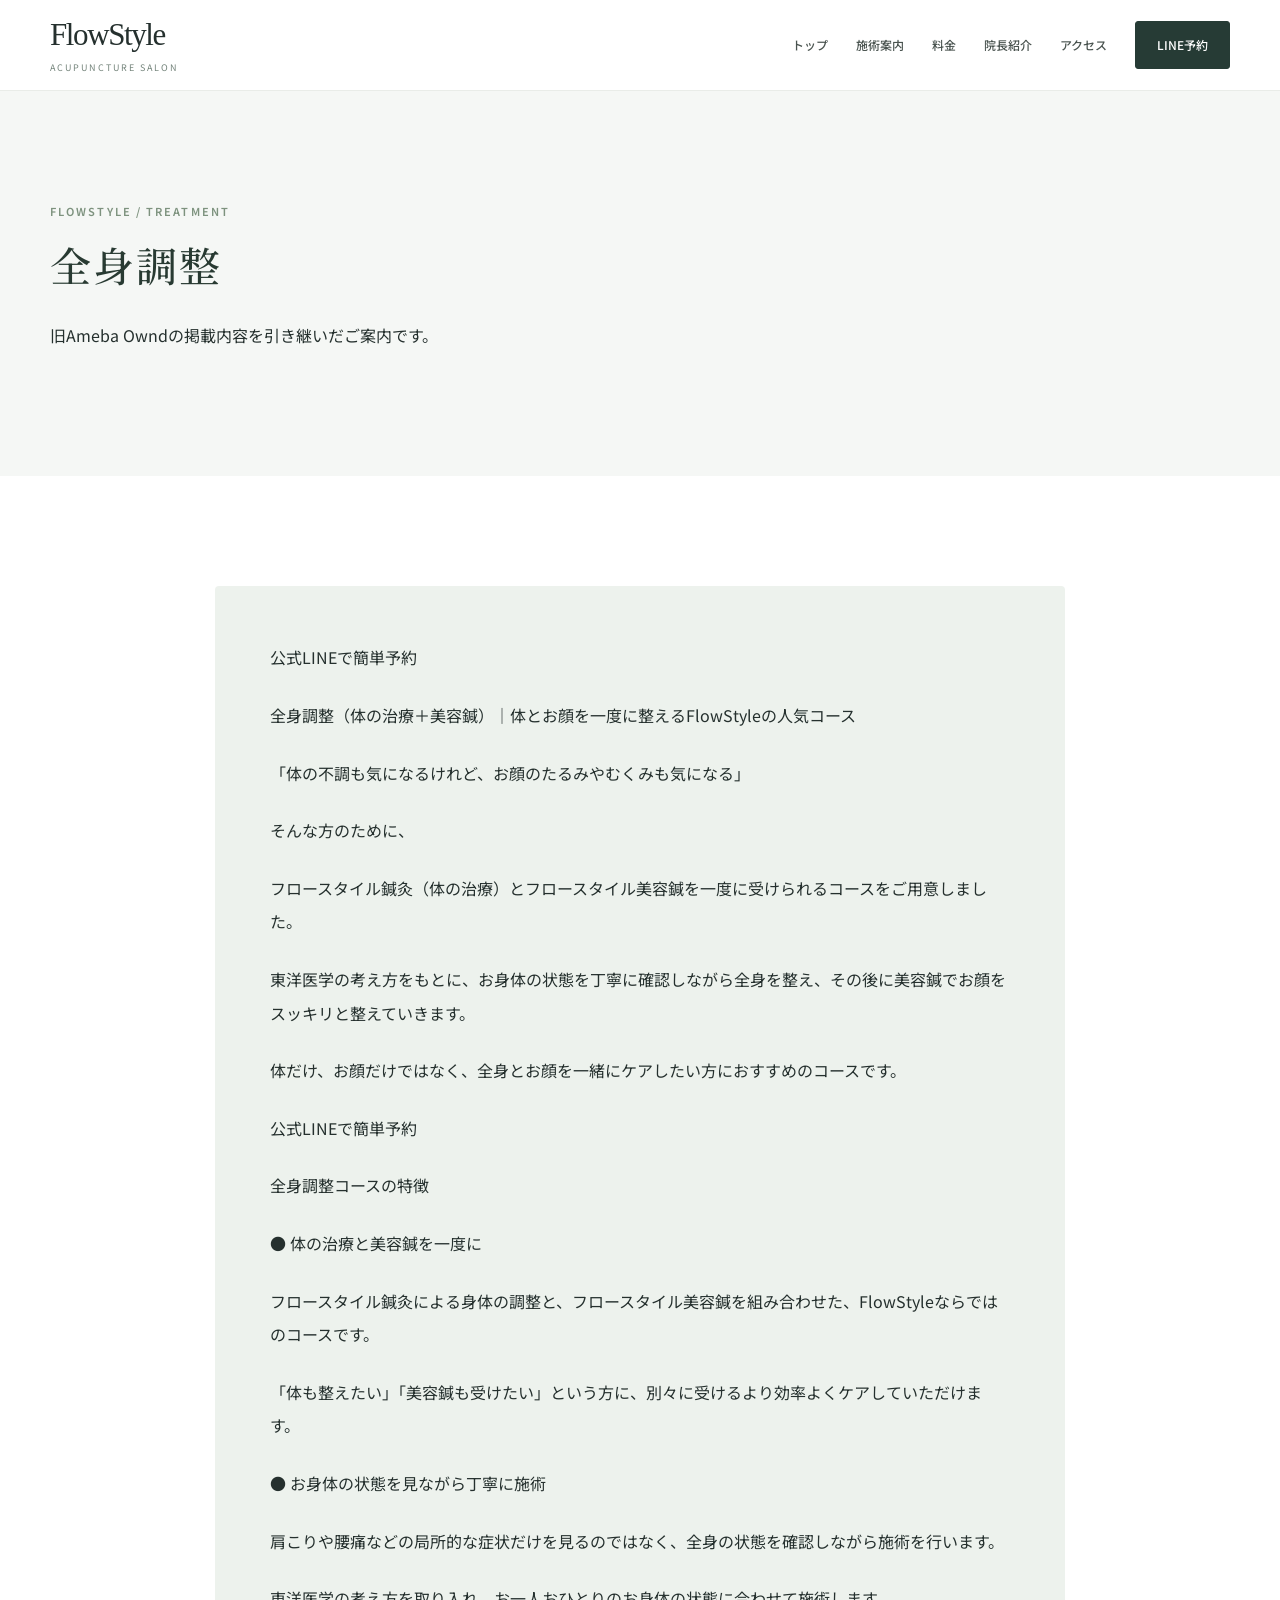
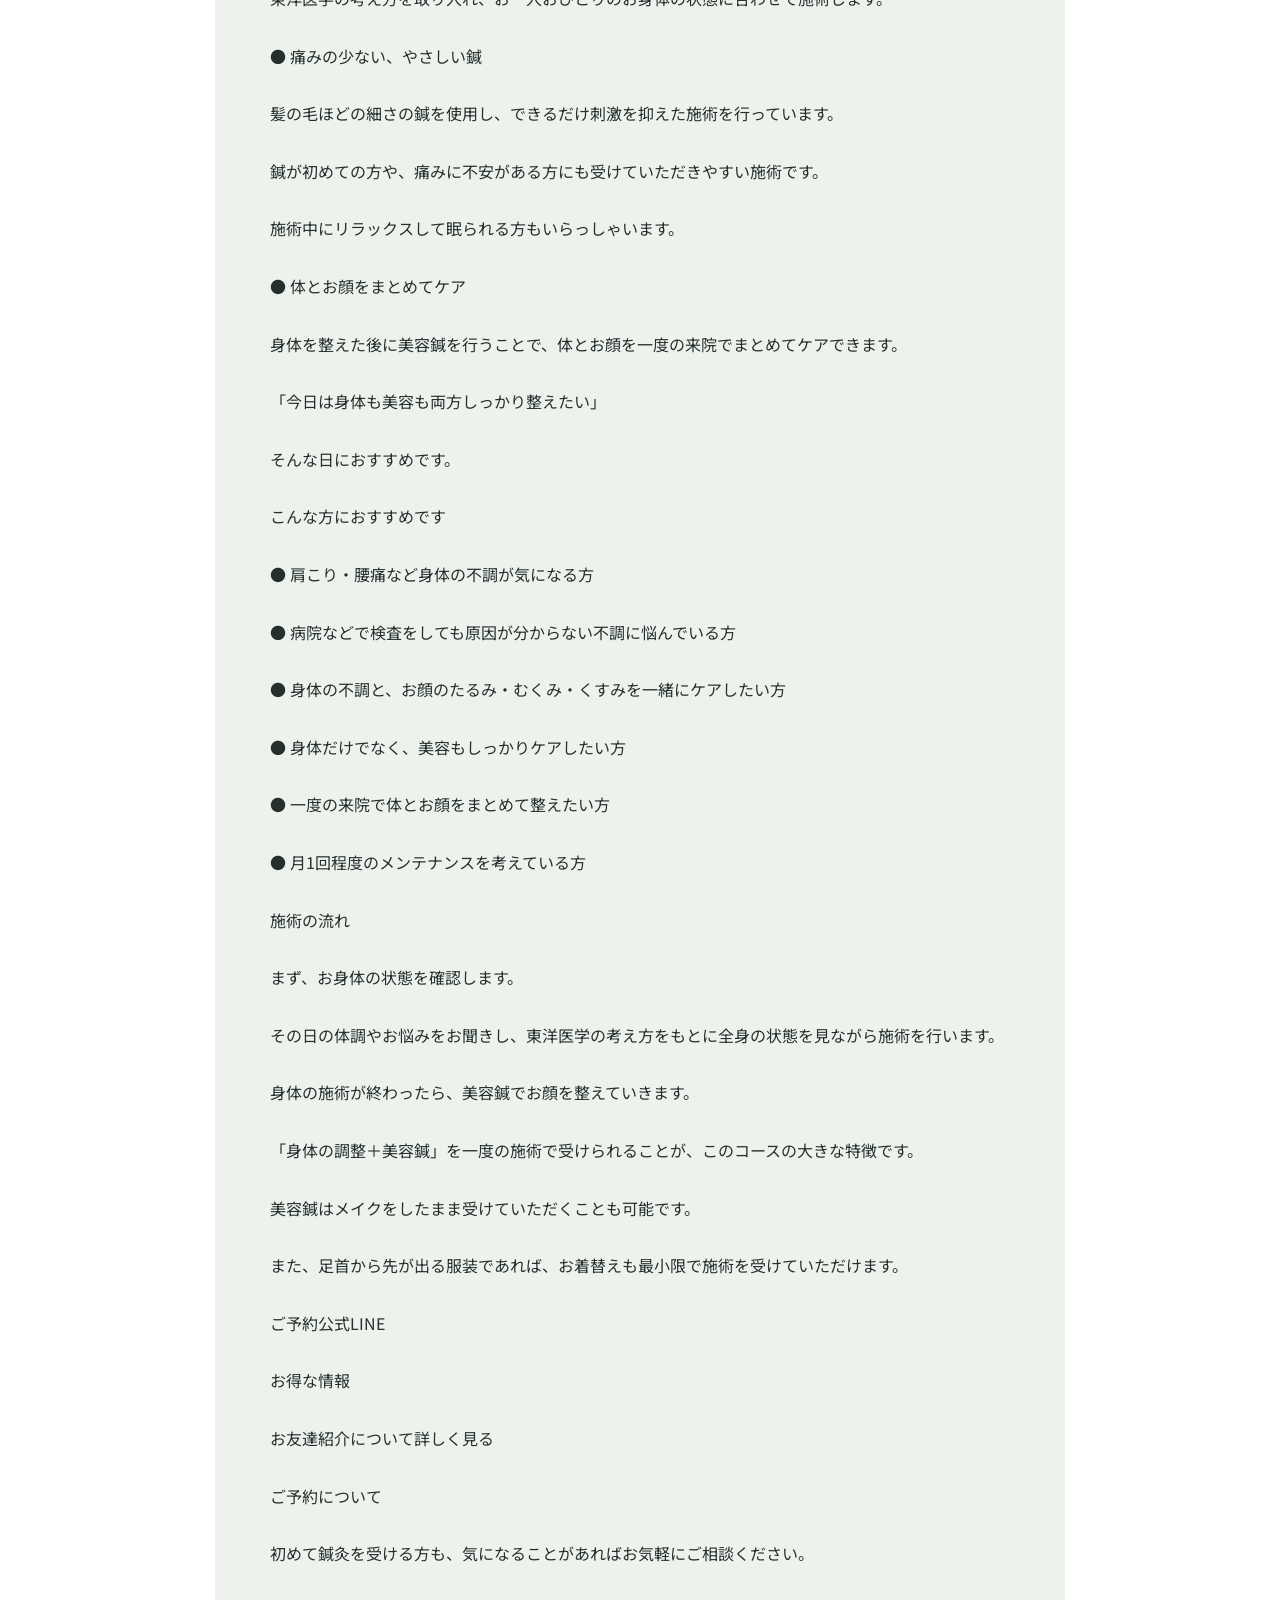
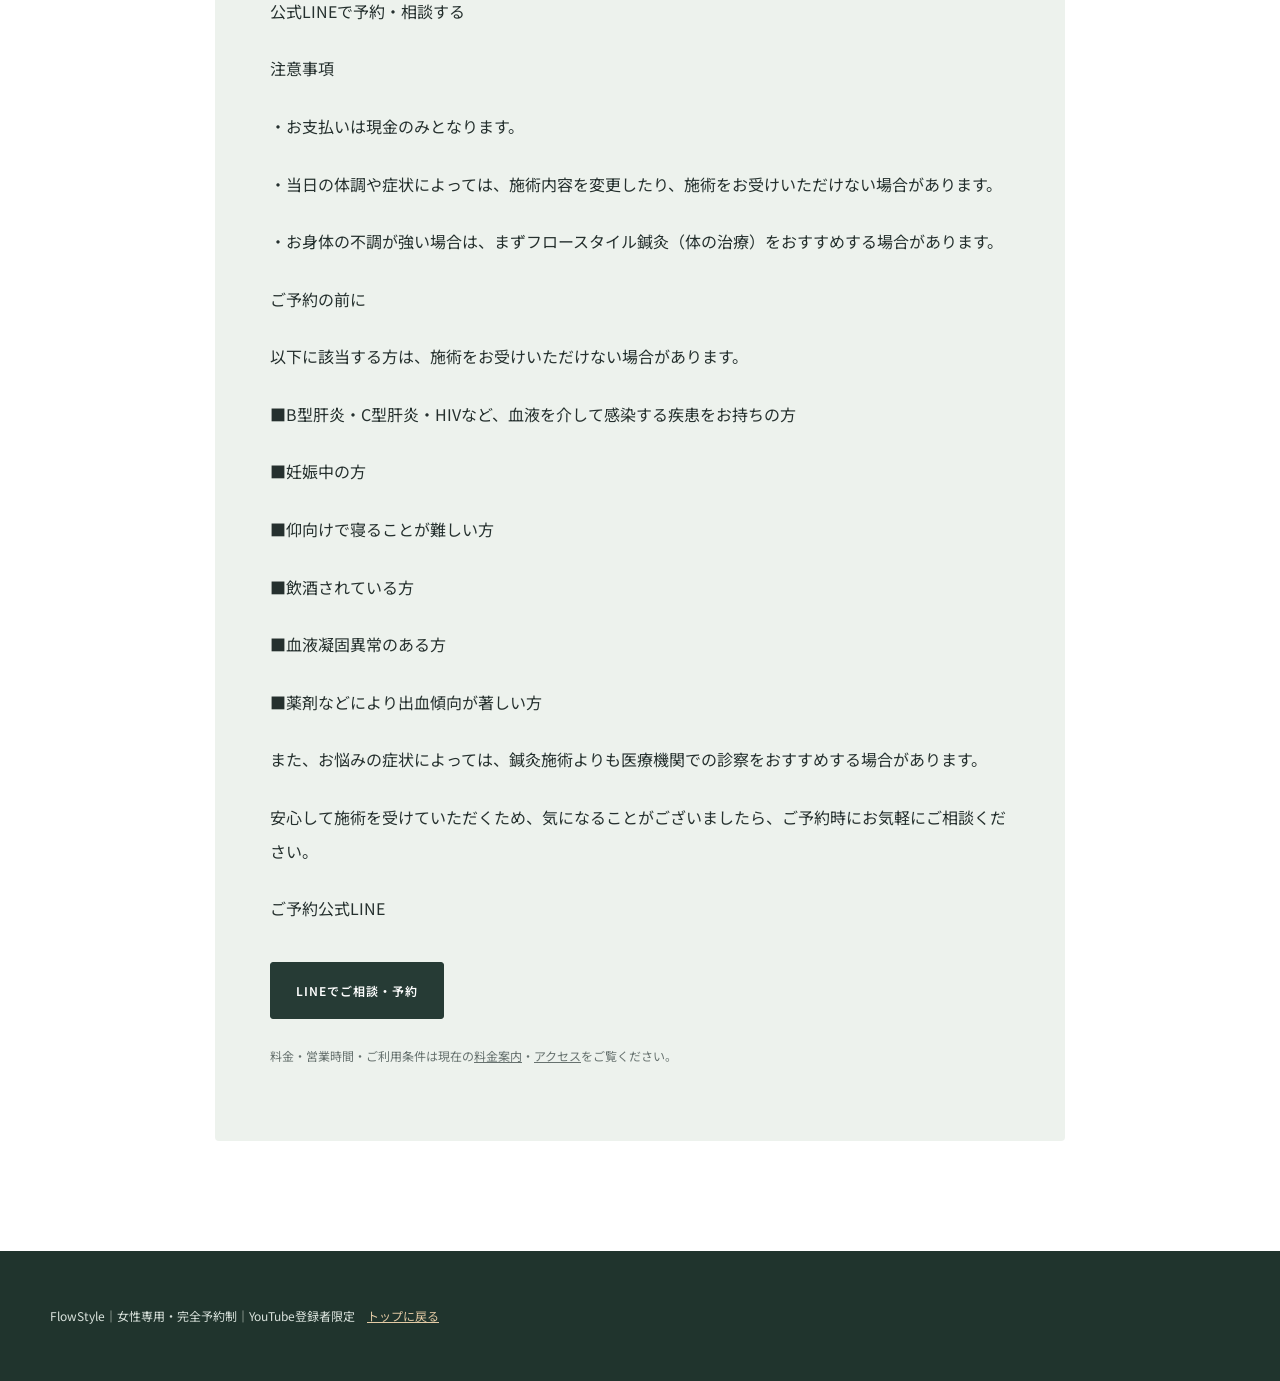
<file: full-body.html>
<!DOCTYPE html>
<html lang="ja"><head><meta charset="utf-8"/><meta content="width=device-width,initial-scale=1" name="viewport"/><title>全身調整｜FlowStyle</title><link href="style.css" rel="stylesheet"/><link href="warm.css" rel="stylesheet"/></head><body><header><div class="wrap head"><a class="logo" href="index.html">FlowStyle<small>ACUPUNCTURE SALON</small></a><nav><a href="index.html">トップ</a><a href="treatments.html">施術案内</a><a href="prices.html">料金</a><a href="about.html">院長紹介</a><a href="access.html">アクセス</a><a class="pill" href="https://lin.ee/SaaiUbI">LINE予約</a></nav></div></header><section class="light"><div class="wrap"><div class="eyebrow">FLOWSTYLE / TREATMENT</div><h1 class="section-heading" data-cms="heading">全身調整</h1><p data-cms="lead">旧Ameba Owndの掲載内容を引き継いだご案内です。</p></div></section><section><div class="wrap"><div class="panel detail"><p>公式LINEで簡単予約</p><p>全身調整（体の治療＋美容鍼）｜体とお顔を一度に整えるFlowStyleの人気コース</p><p>「体の不調も気になるけれど、お顔のたるみやむくみも気になる」</p><p>そんな方のために、</p><p>フロースタイル鍼灸（体の治療）とフロースタイル美容鍼を一度に受けられるコースをご用意しました。</p><p>東洋医学の考え方をもとに、お身体の状態を丁寧に確認しながら全身を整え、その後に美容鍼でお顔をスッキリと整えていきます。</p><p>体だけ、お顔だけではなく、全身とお顔を一緒にケアしたい方におすすめのコースです。</p><p>公式LINEで簡単予約</p><p>全身調整コースの特徴</p><p>● 体の治療と美容鍼を一度に</p><p>フロースタイル鍼灸による身体の調整と、フロースタイル美容鍼を組み合わせた、FlowStyleならではのコースです。</p><p>「体も整えたい」「美容鍼も受けたい」という方に、別々に受けるより効率よくケアしていただけます。</p><p>● お身体の状態を見ながら丁寧に施術</p><p>肩こりや腰痛などの局所的な症状だけを見るのではなく、全身の状態を確認しながら施術を行います。</p><p>東洋医学の考え方を取り入れ、お一人おひとりのお身体の状態に合わせて施術します。</p><p>● 痛みの少ない、やさしい鍼</p><p>髪の毛ほどの細さの鍼を使用し、できるだけ刺激を抑えた施術を行っています。</p><p>鍼が初めての方や、痛みに不安がある方にも受けていただきやすい施術です。</p><p>施術中にリラックスして眠られる方もいらっしゃいます。</p><p>● 体とお顔をまとめてケア</p><p>身体を整えた後に美容鍼を行うことで、体とお顔を一度の来院でまとめてケアできます。</p><p>「今日は身体も美容も両方しっかり整えたい」</p><p>そんな日におすすめです。</p><p>こんな方におすすめです</p><p>● 肩こり・腰痛など身体の不調が気になる方</p><p>● 病院などで検査をしても原因が分からない不調に悩んでいる方</p><p>● 身体の不調と、お顔のたるみ・むくみ・くすみを一緒にケアしたい方</p><p>● 身体だけでなく、美容もしっかりケアしたい方</p><p>● 一度の来院で体とお顔をまとめて整えたい方</p><p>● 月1回程度のメンテナンスを考えている方</p><p>施術の流れ</p><p>まず、お身体の状態を確認します。</p><p>その日の体調やお悩みをお聞きし、東洋医学の考え方をもとに全身の状態を見ながら施術を行います。</p><p>身体の施術が終わったら、美容鍼でお顔を整えていきます。</p><p>「身体の調整＋美容鍼」を一度の施術で受けられることが、このコースの大きな特徴です。</p><p>美容鍼はメイクをしたまま受けていただくことも可能です。</p><p>また、足首から先が出る服装であれば、お着替えも最小限で施術を受けていただけます。</p><p>ご予約公式LINE</p><p>お得な情報</p><p>お友達紹介について詳しく見る</p><p>ご予約について</p><p>初めて鍼灸を受ける方も、気になることがあればお気軽にご相談ください。</p><p>公式LINEで予約・相談する</p><p>注意事項</p><p>・お支払いは現金のみとなります。</p><p>・当日の体調や症状によっては、施術内容を変更したり、施術をお受けいただけない場合があります。</p><p>・お身体の不調が強い場合は、まずフロースタイル鍼灸（体の治療）をおすすめする場合があります。</p><p>ご予約の前に</p><p>以下に該当する方は、施術をお受けいただけない場合があります。</p><p>■B型肝炎・C型肝炎・HIVなど、血液を介して感染する疾患をお持ちの方</p><p>■妊娠中の方</p><p>■仰向けで寝ることが難しい方</p><p>■飲酒されている方</p><p>■血液凝固異常のある方</p><p>■薬剤などにより出血傾向が著しい方</p><p>また、お悩みの症状によっては、鍼灸施術よりも医療機関での診察をおすすめする場合があります。</p><p>安心して施術を受けていただくため、気になることがございましたら、ご予約時にお気軽にご相談ください。</p><p>ご予約公式LINE</p><p><a class="btn" href="https://lin.ee/SaaiUbI">LINEでご相談・予約</a></p><p class="notice">料金・営業時間・ご利用条件は現在の<a href="prices.html">料金案内</a>・<a href="access.html">アクセス</a>をご覧ください。</p></div></div></section><footer><div class="wrap">FlowStyle｜女性専用・完全予約制｜YouTube登録者限定　<a href="index.html">トップに戻る</a></div></footer><script defer="True" src="/cms-content.js"></script></body></html>
</file>
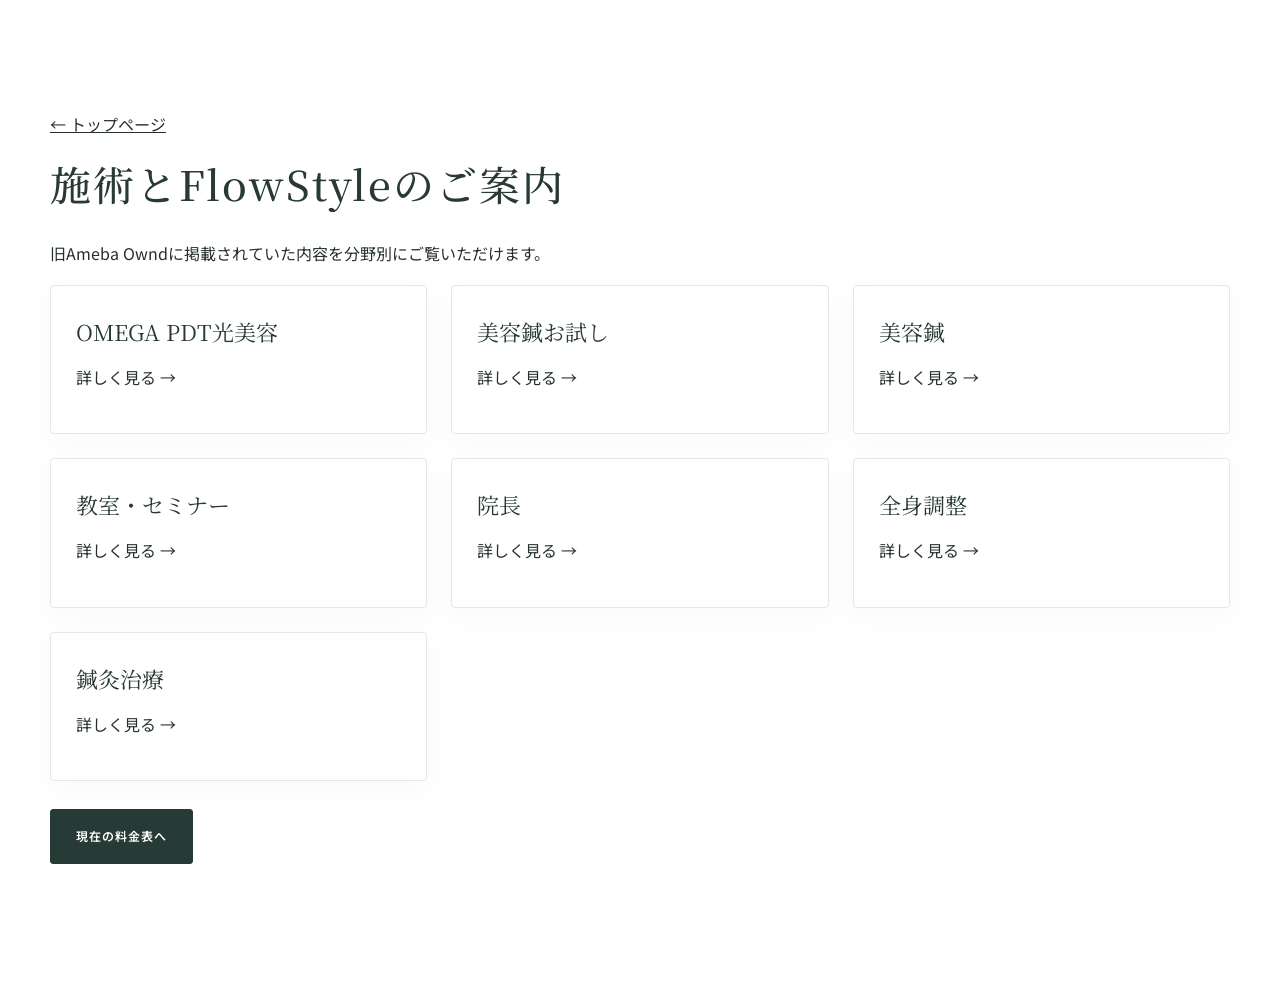
<file: guide.html>
<!DOCTYPE html>
<html lang="ja"><head><meta charset="utf-8"/><meta content="width=device-width,initial-scale=1" name="viewport"/><title>旧サイト掲載情報｜FlowStyle</title><link href="style.css" rel="stylesheet"/><link href="warm.css" rel="stylesheet"/></head><body><section><div class="wrap"><a href="index.html">← トップページ</a><h1 class="section-heading" data-cms="heading">施術とFlowStyleのご案内</h1><p data-cms="lead">旧Ameba Owndに掲載されていた内容を分野別にご覧いただけます。</p><div class="cards"><a class="card" href="omega-pdt.html" style="padding:25px;text-decoration:none"><h3>OMEGA PDT光美容</h3><p>詳しく見る →</p></a><a class="card" href="beauty-trial.html" style="padding:25px;text-decoration:none"><h3>美容鍼お試し</h3><p>詳しく見る →</p></a><a class="card" href="beauty-acupuncture.html" style="padding:25px;text-decoration:none"><h3>美容鍼</h3><p>詳しく見る →</p></a><a class="card" href="classes.html" style="padding:25px;text-decoration:none"><h3>教室・セミナー</h3><p>詳しく見る →</p></a><a class="card" href="director-archive.html" style="padding:25px;text-decoration:none"><h3>院長</h3><p>詳しく見る →</p></a><a class="card" href="full-body.html" style="padding:25px;text-decoration:none"><h3>全身調整</h3><p>詳しく見る →</p></a><a class="card" href="acupuncture-care.html" style="padding:25px;text-decoration:none"><h3>鍼灸治療</h3><p>詳しく見る →</p></a></div><p><a class="btn" href="prices.html">現在の料金表へ</a></p></div></section><script defer="True" src="/cms-content.js"></script></body></html>
</file>
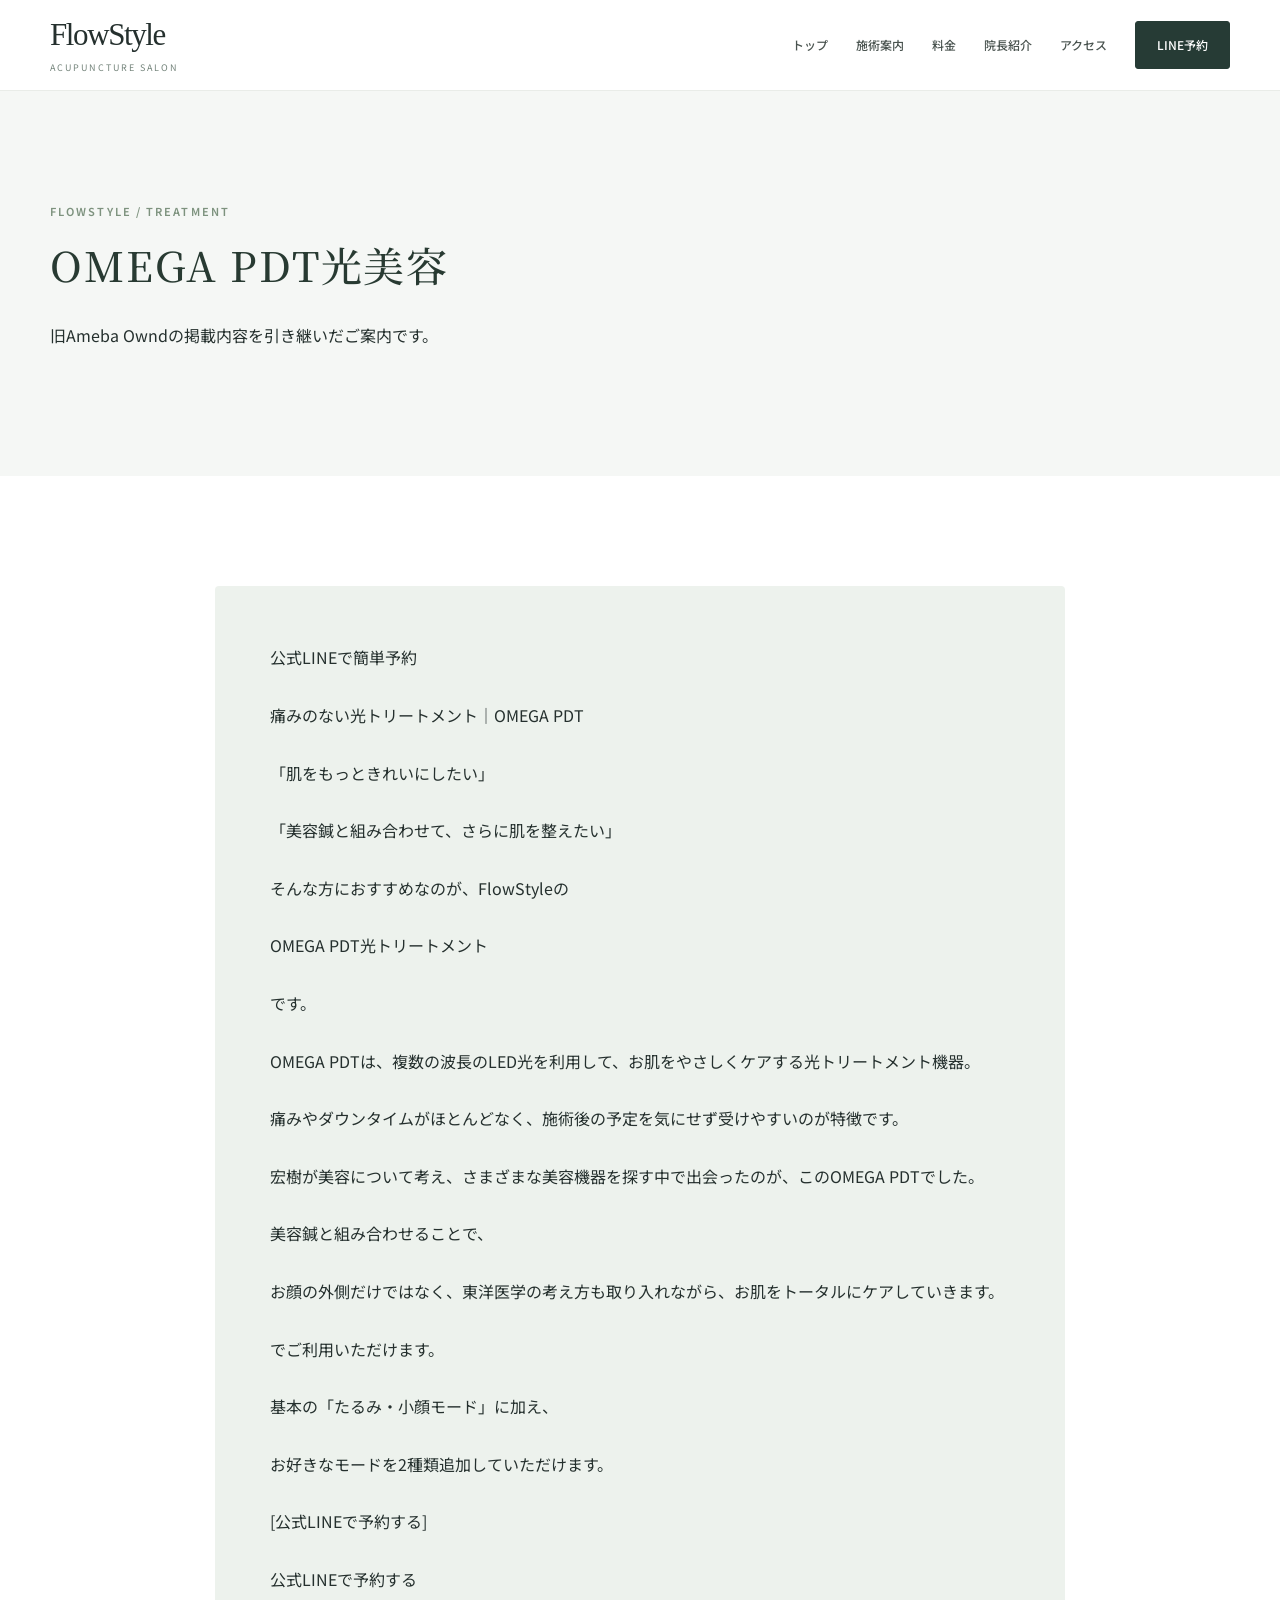
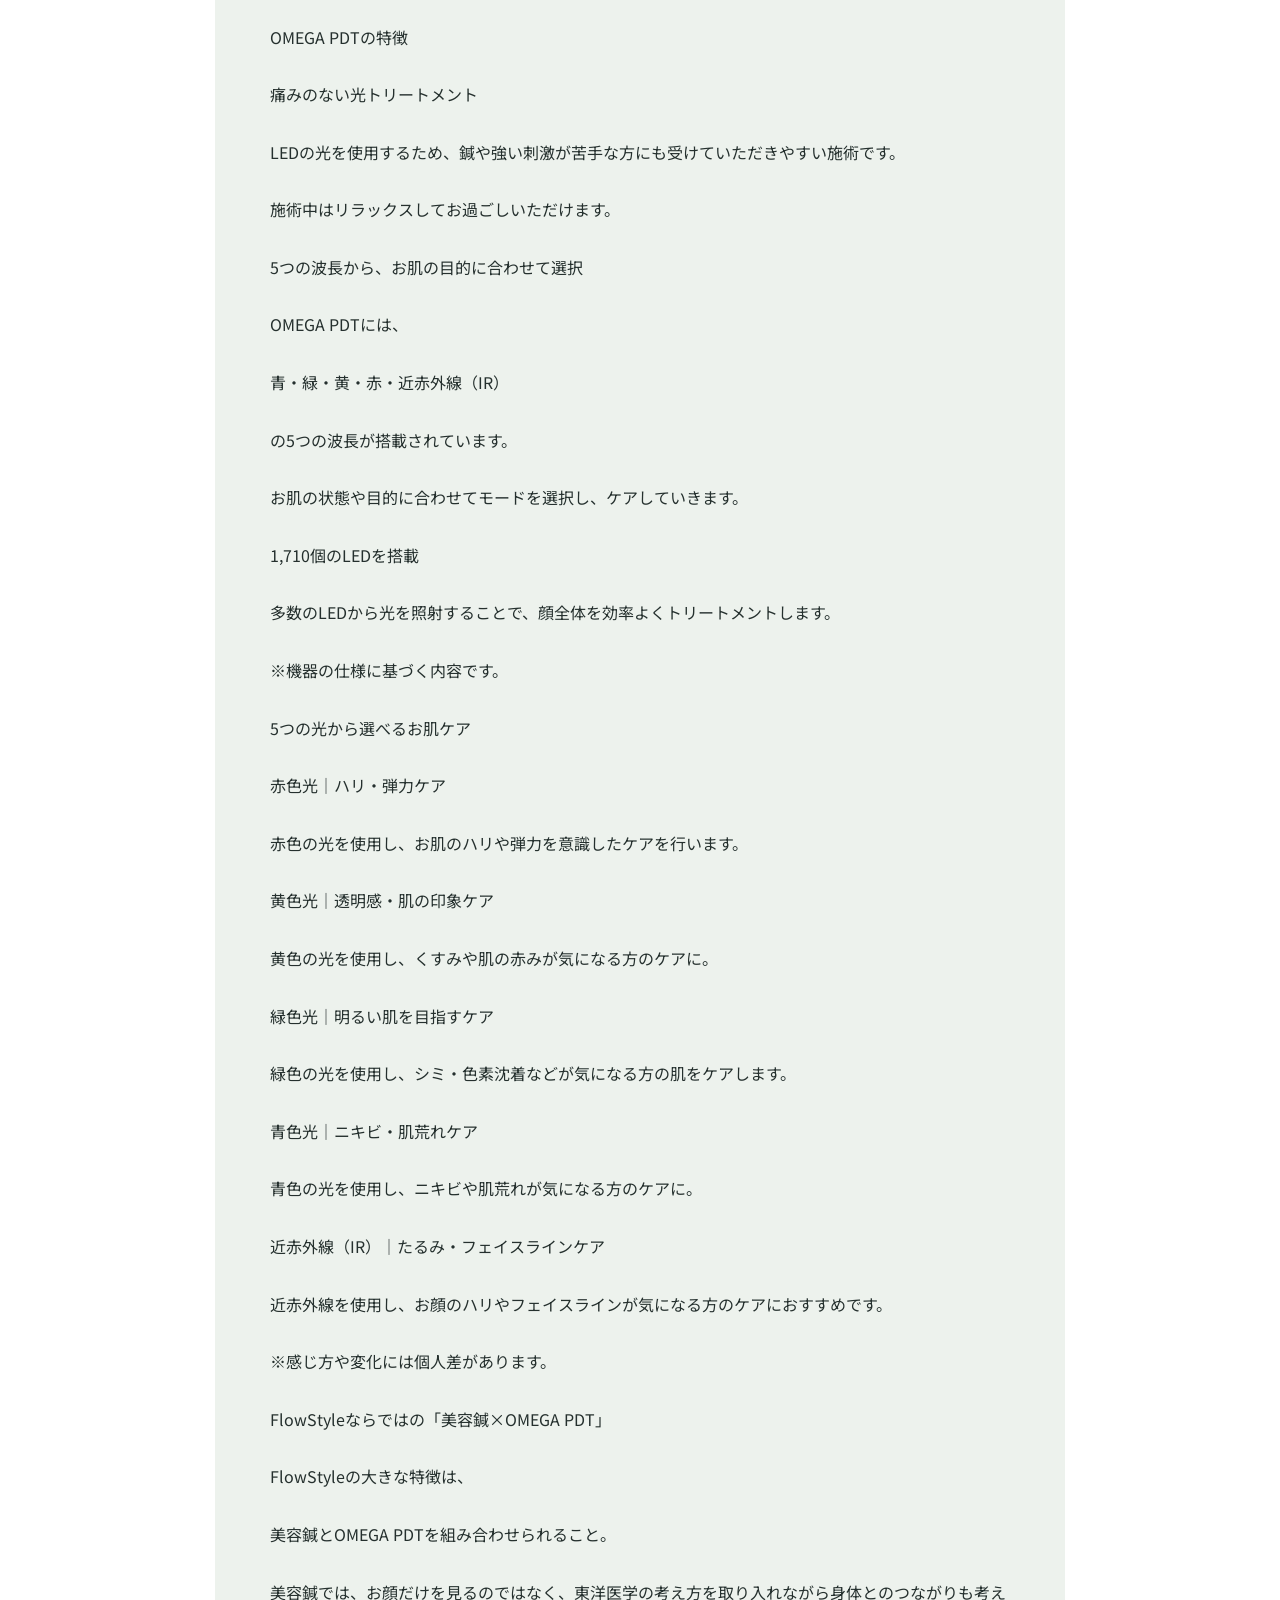
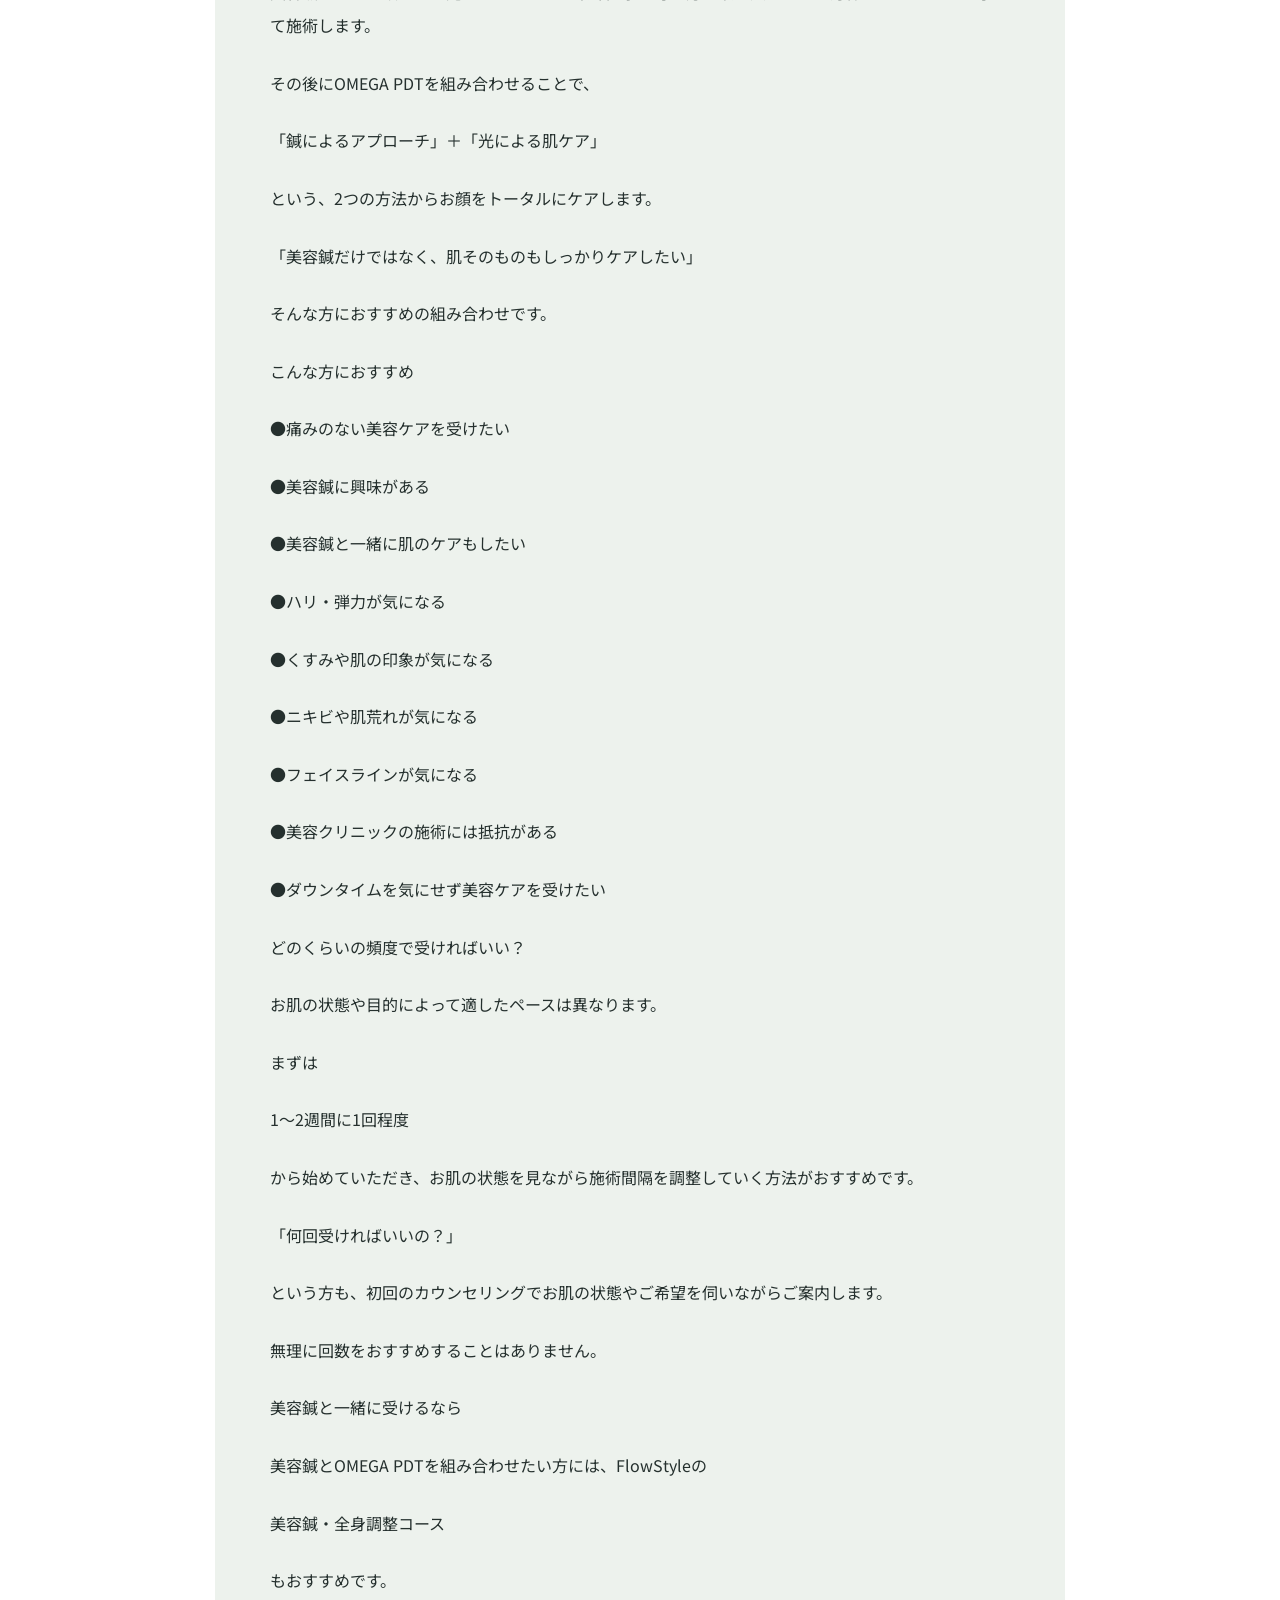
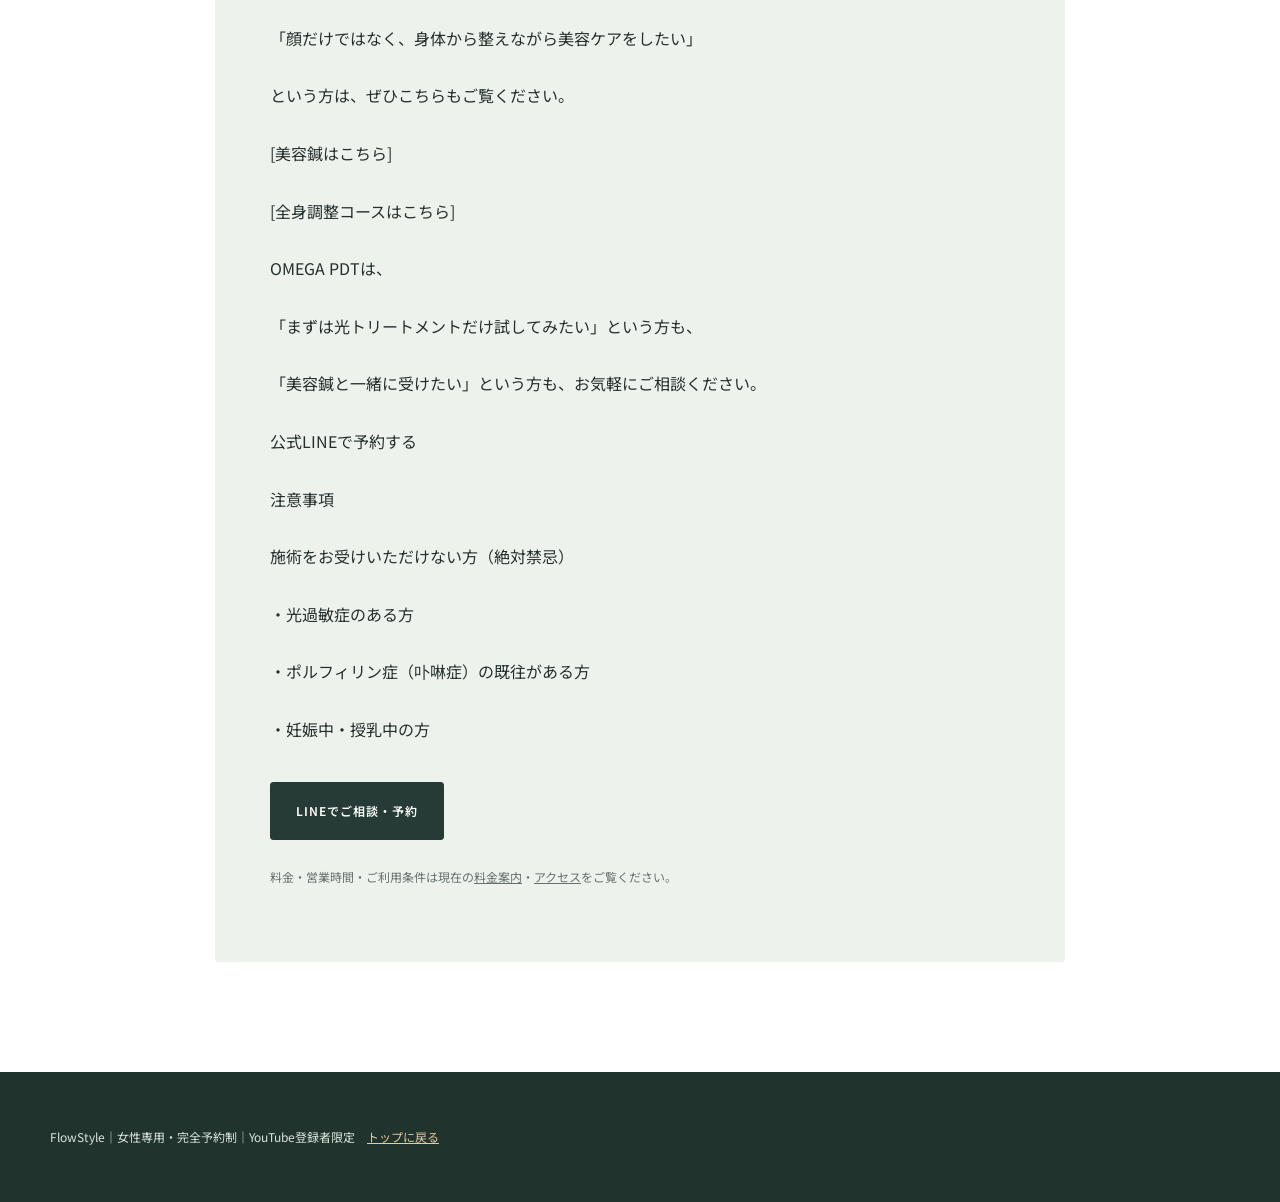
<file: omega-pdt.html>
<!DOCTYPE html>
<html lang="ja"><head><meta charset="utf-8"/><meta content="width=device-width,initial-scale=1" name="viewport"/><title>OMEGA PDT光美容｜FlowStyle</title><link href="style.css" rel="stylesheet"/><link href="warm.css" rel="stylesheet"/></head><body><header><div class="wrap head"><a class="logo" href="index.html">FlowStyle<small>ACUPUNCTURE SALON</small></a><nav><a href="index.html">トップ</a><a href="treatments.html">施術案内</a><a href="prices.html">料金</a><a href="about.html">院長紹介</a><a href="access.html">アクセス</a><a class="pill" href="https://lin.ee/SaaiUbI">LINE予約</a></nav></div></header><section class="light"><div class="wrap"><div class="eyebrow">FLOWSTYLE / TREATMENT</div><h1 class="section-heading" data-cms="heading">OMEGA PDT光美容</h1><p data-cms="lead">旧Ameba Owndの掲載内容を引き継いだご案内です。</p></div></section><section><div class="wrap"><div class="panel detail"><p>公式LINEで簡単予約</p><p>痛みのない光トリートメント｜OMEGA PDT</p><p>「肌をもっときれいにしたい」</p><p>「美容鍼と組み合わせて、さらに肌を整えたい」</p><p>そんな方におすすめなのが、FlowStyleの</p><p>OMEGA PDT光トリートメント</p><p>です。</p><p>OMEGA PDTは、複数の波長のLED光を利用して、お肌をやさしくケアする光トリートメント機器。</p><p>痛みやダウンタイムがほとんどなく、施術後の予定を気にせず受けやすいのが特徴です。</p><p>宏樹が美容について考え、さまざまな美容機器を探す中で出会ったのが、このOMEGA PDTでした。</p><p>美容鍼と組み合わせることで、</p><p>お顔の外側だけではなく、東洋医学の考え方も取り入れながら、お肌をトータルにケアしていきます。</p><p>でご利用いただけます。</p><p>基本の「たるみ・小顔モード」に加え、</p><p>お好きなモードを2種類追加していただけます。</p><p>[公式LINEで予約する]</p><p>公式LINEで予約する</p><p>OMEGA PDTの特徴</p><p>痛みのない光トリートメント</p><p>LEDの光を使用するため、鍼や強い刺激が苦手な方にも受けていただきやすい施術です。</p><p>施術中はリラックスしてお過ごしいただけます。</p><p>5つの波長から、お肌の目的に合わせて選択</p><p>OMEGA PDTには、</p><p>青・緑・黄・赤・近赤外線（IR）</p><p>の5つの波長が搭載されています。</p><p>お肌の状態や目的に合わせてモードを選択し、ケアしていきます。</p><p>1,710個のLEDを搭載</p><p>多数のLEDから光を照射することで、顔全体を効率よくトリートメントします。</p><p>※機器の仕様に基づく内容です。</p><p>5つの光から選べるお肌ケア</p><p>赤色光｜ハリ・弾力ケア</p><p>赤色の光を使用し、お肌のハリや弾力を意識したケアを行います。</p><p>黄色光｜透明感・肌の印象ケア</p><p>黄色の光を使用し、くすみや肌の赤みが気になる方のケアに。</p><p>緑色光｜明るい肌を目指すケア</p><p>緑色の光を使用し、シミ・色素沈着などが気になる方の肌をケアします。</p><p>青色光｜ニキビ・肌荒れケア</p><p>青色の光を使用し、ニキビや肌荒れが気になる方のケアに。</p><p>近赤外線（IR）｜たるみ・フェイスラインケア</p><p>近赤外線を使用し、お顔のハリやフェイスラインが気になる方のケアにおすすめです。</p><p>※感じ方や変化には個人差があります。</p><p>FlowStyleならではの「美容鍼×OMEGA PDT」</p><p>FlowStyleの大きな特徴は、</p><p>美容鍼とOMEGA PDTを組み合わせられること。</p><p>美容鍼では、お顔だけを見るのではなく、東洋医学の考え方を取り入れながら身体とのつながりも考えて施術します。</p><p>その後にOMEGA PDTを組み合わせることで、</p><p>「鍼によるアプローチ」＋「光による肌ケア」</p><p>という、2つの方法からお顔をトータルにケアします。</p><p>「美容鍼だけではなく、肌そのものもしっかりケアしたい」</p><p>そんな方におすすめの組み合わせです。</p><p>こんな方におすすめ</p><p>●痛みのない美容ケアを受けたい</p><p>●美容鍼に興味がある</p><p>●美容鍼と一緒に肌のケアもしたい</p><p>●ハリ・弾力が気になる</p><p>●くすみや肌の印象が気になる</p><p>●ニキビや肌荒れが気になる</p><p>●フェイスラインが気になる</p><p>●美容クリニックの施術には抵抗がある</p><p>●ダウンタイムを気にせず美容ケアを受けたい</p><p>どのくらいの頻度で受ければいい？</p><p>お肌の状態や目的によって適したペースは異なります。</p><p>まずは</p><p>1〜2週間に1回程度</p><p>から始めていただき、お肌の状態を見ながら施術間隔を調整していく方法がおすすめです。</p><p>「何回受ければいいの？」</p><p>という方も、初回のカウンセリングでお肌の状態やご希望を伺いながらご案内します。</p><p>無理に回数をおすすめすることはありません。</p><p>美容鍼と一緒に受けるなら</p><p>美容鍼とOMEGA PDTを組み合わせたい方には、FlowStyleの</p><p>美容鍼・全身調整コース</p><p>もおすすめです。</p><p>「顔だけではなく、身体から整えながら美容ケアをしたい」</p><p>という方は、ぜひこちらもご覧ください。</p><p>[美容鍼はこちら]</p><p>[全身調整コースはこちら]</p><p>OMEGA PDTは、</p><p>「まずは光トリートメントだけ試してみたい」という方も、</p><p>「美容鍼と一緒に受けたい」という方も、お気軽にご相談ください。</p><p>公式LINEで予約する</p><p>注意事項</p><p>施術をお受けいただけない方（絶対禁忌）</p><p>・光過敏症のある方</p><p>・ポルフィリン症（卟啉症）の既往がある方</p><p>・妊娠中・授乳中の方</p><p><a class="btn" href="https://lin.ee/SaaiUbI">LINEでご相談・予約</a></p><p class="notice">料金・営業時間・ご利用条件は現在の<a href="prices.html">料金案内</a>・<a href="access.html">アクセス</a>をご覧ください。</p></div></div></section><footer><div class="wrap">FlowStyle｜女性専用・完全予約制｜YouTube登録者限定　<a href="index.html">トップに戻る</a></div></footer><script defer="True" src="/cms-content.js"></script></body></html>
</file>
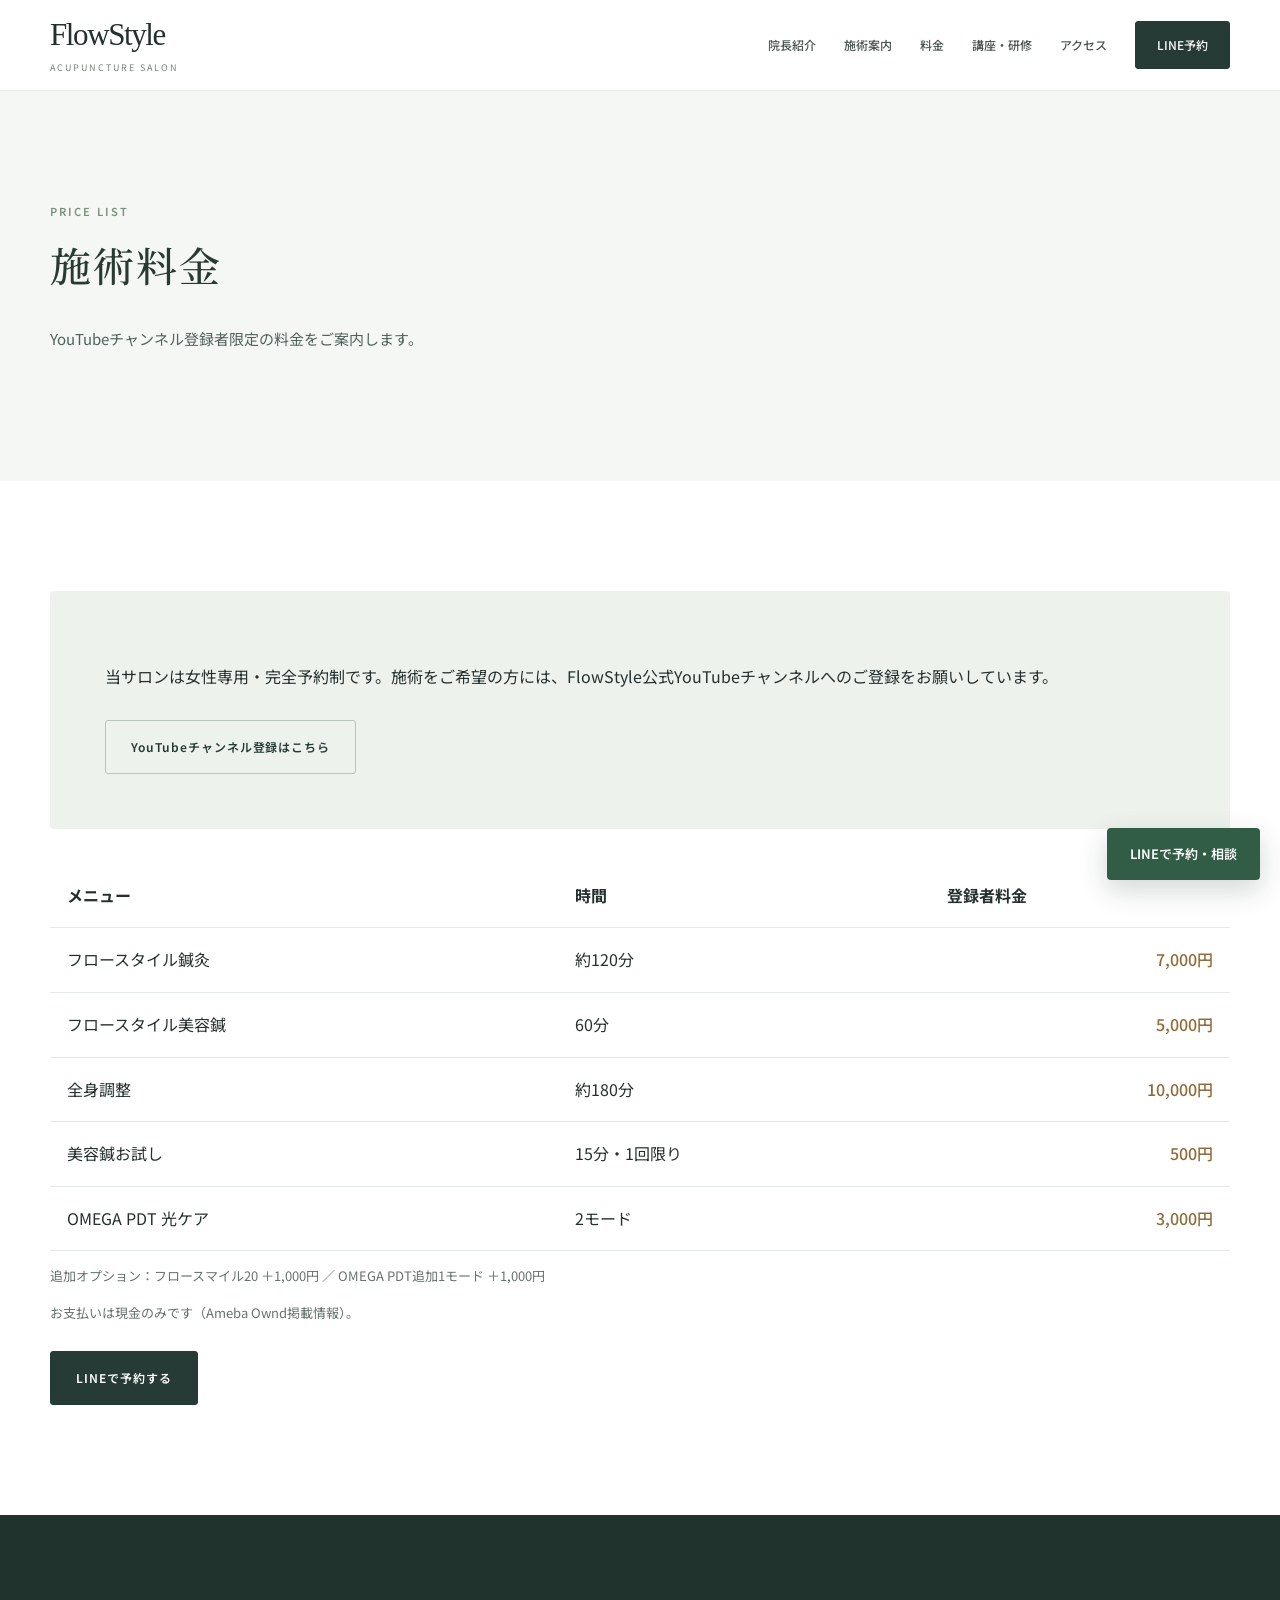
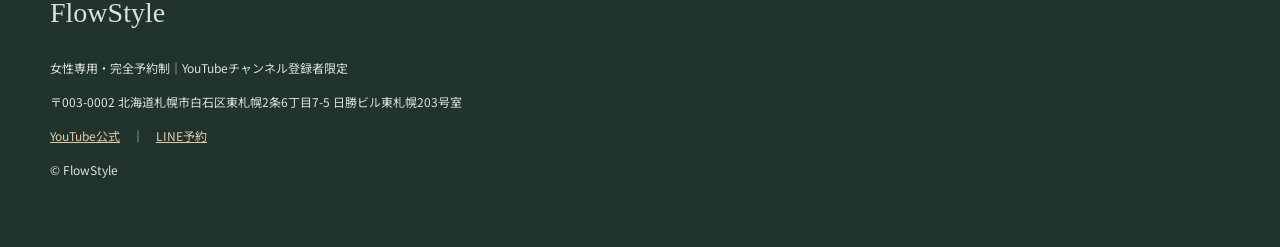
<file: prices.html>
<!DOCTYPE html>
<html lang="ja"><head><meta charset="utf-8"/><meta content="width=device-width,initial-scale=1" name="viewport"/><title>料金案内｜鍼灸サロン FlowStyle</title><meta content="札幌市白石区・女性専用鍼灸サロン FlowStyle。伝統東洋医学の視点から身体の不調に向き合います。" name="description"/><link href="style.css" rel="stylesheet"/></head><body><header><div class="wrap head"><a class="logo" href="index.html">FlowStyle<small>ACUPUNCTURE SALON</small></a><nav><a href="about.html">院長紹介</a><a href="treatments.html">施術案内</a><a href="prices.html">料金</a><a href="seminar.html">講座・研修</a><a href="access.html">アクセス</a><a class="pill" href="https://lin.ee/SaaiUbI" rel="noopener" target="_blank">LINE予約</a></nav></div></header><section class="light"><div class="wrap"><div class="eyebrow">PRICE LIST</div><h1 class="section-heading" data-cms="heading">施術料金</h1><p class="lead" data-cms="lead">YouTubeチャンネル登録者限定の料金をご案内します。</p></div></section><section><div class="wrap"><div class="panel"><p>当サロンは女性専用・完全予約制です。施術をご希望の方には、FlowStyle公式YouTubeチャンネルへのご登録をお願いしています。</p><a class="btn outline" href="https://www.youtube.com/@NunchakuArtist">YouTubeチャンネル登録はこちら</a></div><table class="menu-table" style="margin-top:35px"><thead><tr><th>メニュー</th><th>時間</th><th>登録者料金</th></tr></thead><tbody><tr><td>フロースタイル鍼灸</td><td>約120分</td><td>7,000円</td></tr><tr><td>フロースタイル美容鍼</td><td>60分</td><td>5,000円</td></tr><tr><td>全身調整</td><td>約180分</td><td>10,000円</td></tr><tr><td>美容鍼お試し</td><td>15分・1回限り</td><td>500円</td></tr><tr><td>OMEGA PDT 光ケア</td><td>2モード</td><td>3,000円</td></tr></tbody></table><p class="subtle">追加オプション：フロースマイル20 ＋1,000円 ／ OMEGA PDT追加1モード ＋1,000円</p><p class="subtle">お支払いは現金のみです（Ameba Ownd掲載情報）。</p><a class="btn" href="https://lin.ee/SaaiUbI">LINEで予約する</a></div></section><footer><div class="wrap"><p style="font:28px Georgia,serif">FlowStyle</p><p>女性専用・完全予約制｜YouTubeチャンネル登録者限定</p><p>〒003-0002 北海道札幌市白石区東札幌2条6丁目7-5 日勝ビル東札幌203号室</p><p><a href="https://www.youtube.com/@NunchakuArtist">YouTube公式</a>　｜　<a href="https://lin.ee/SaaiUbI">LINE予約</a></p><p>© FlowStyle</p></div></footer><a class="float-reserve" href="https://lin.ee/SaaiUbI" rel="noopener" target="_blank">LINEで予約・相談</a><script defer="True" src="/cms-content.js"></script></body></html>
</file>
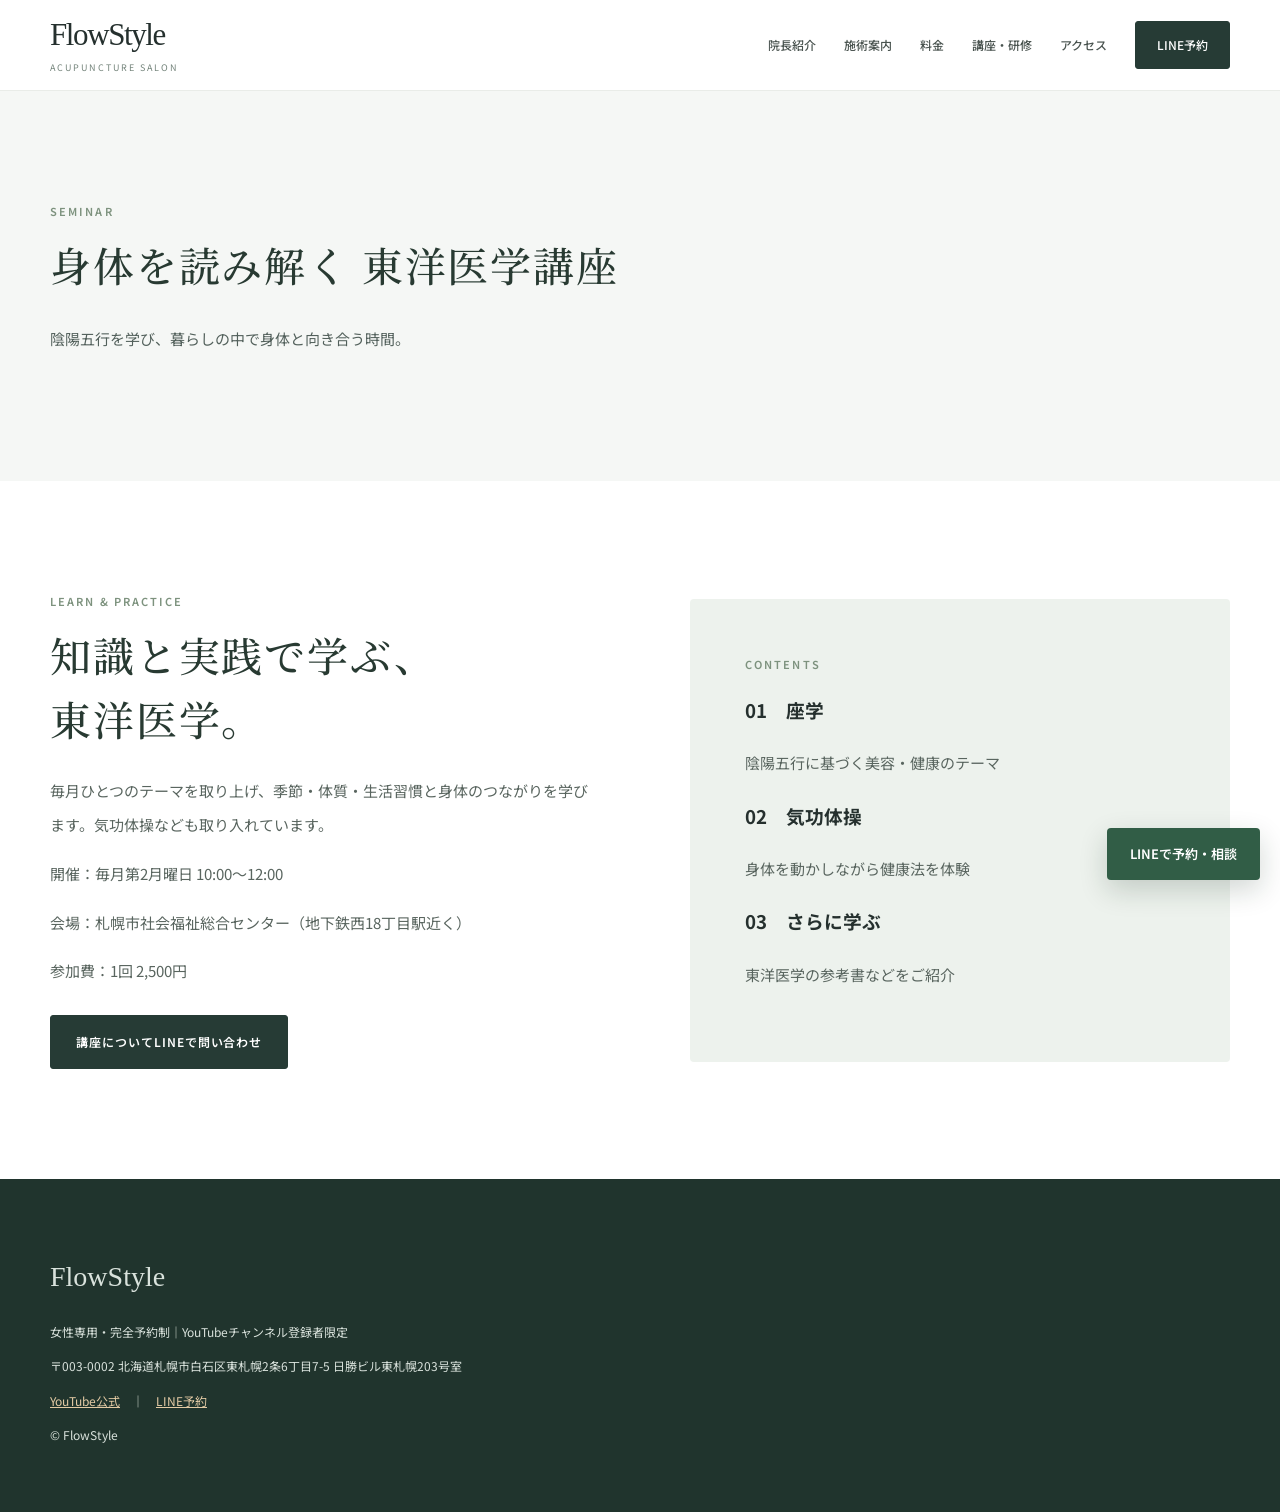
<file: seminar.html>
<!DOCTYPE html>
<html lang="ja"><head><meta charset="utf-8"/><meta content="width=device-width,initial-scale=1" name="viewport"/><title>東洋医学講座｜鍼灸サロン FlowStyle</title><meta content="札幌市白石区・女性専用鍼灸サロン FlowStyle。伝統東洋医学の視点から身体の不調に向き合います。" name="description"/><link href="style.css" rel="stylesheet"/></head><body><header><div class="wrap head"><a class="logo" href="index.html">FlowStyle<small>ACUPUNCTURE SALON</small></a><nav><a href="about.html">院長紹介</a><a href="treatments.html">施術案内</a><a href="prices.html">料金</a><a href="seminar.html">講座・研修</a><a href="access.html">アクセス</a><a class="pill" href="https://lin.ee/SaaiUbI" rel="noopener" target="_blank">LINE予約</a></nav></div></header><section class="light"><div class="wrap"><div class="eyebrow">SEMINAR</div><h1 class="section-heading" data-cms="heading">身体を読み解く 東洋医学講座</h1><p class="lead" data-cms="lead">陰陽五行を学び、暮らしの中で身体と向き合う時間。</p></div></section><section><div class="wrap"><div class="split"><div><div class="eyebrow">LEARN &amp; PRACTICE</div><h2 class="section-heading">知識と実践で学ぶ、<br/>東洋医学。</h2><p>毎月ひとつのテーマを取り上げ、季節・体質・生活習慣と身体のつながりを学びます。気功体操なども取り入れています。</p><p>開催：毎月第2月曜日 10:00〜12:00</p><p>会場：札幌市社会福祉総合センター（地下鉄西18丁目駅近く）</p><p>参加費：1回 2,500円</p><a class="btn" href="https://lin.ee/SaaiUbI">講座についてLINEで問い合わせ</a></div><div class="panel"><div class="eyebrow">CONTENTS</div><h3>01　座学</h3><p>陰陽五行に基づく美容・健康のテーマ</p><h3>02　気功体操</h3><p>身体を動かしながら健康法を体験</p><h3>03　さらに学ぶ</h3><p>東洋医学の参考書などをご紹介</p></div></div></div></section><footer><div class="wrap"><p style="font:28px Georgia,serif">FlowStyle</p><p>女性専用・完全予約制｜YouTubeチャンネル登録者限定</p><p>〒003-0002 北海道札幌市白石区東札幌2条6丁目7-5 日勝ビル東札幌203号室</p><p><a href="https://www.youtube.com/@NunchakuArtist">YouTube公式</a>　｜　<a href="https://lin.ee/SaaiUbI">LINE予約</a></p><p>© FlowStyle</p></div></footer><a class="float-reserve" href="https://lin.ee/SaaiUbI" rel="noopener" target="_blank">LINEで予約・相談</a><script defer="True" src="/cms-content.js"></script></body></html>
</file>
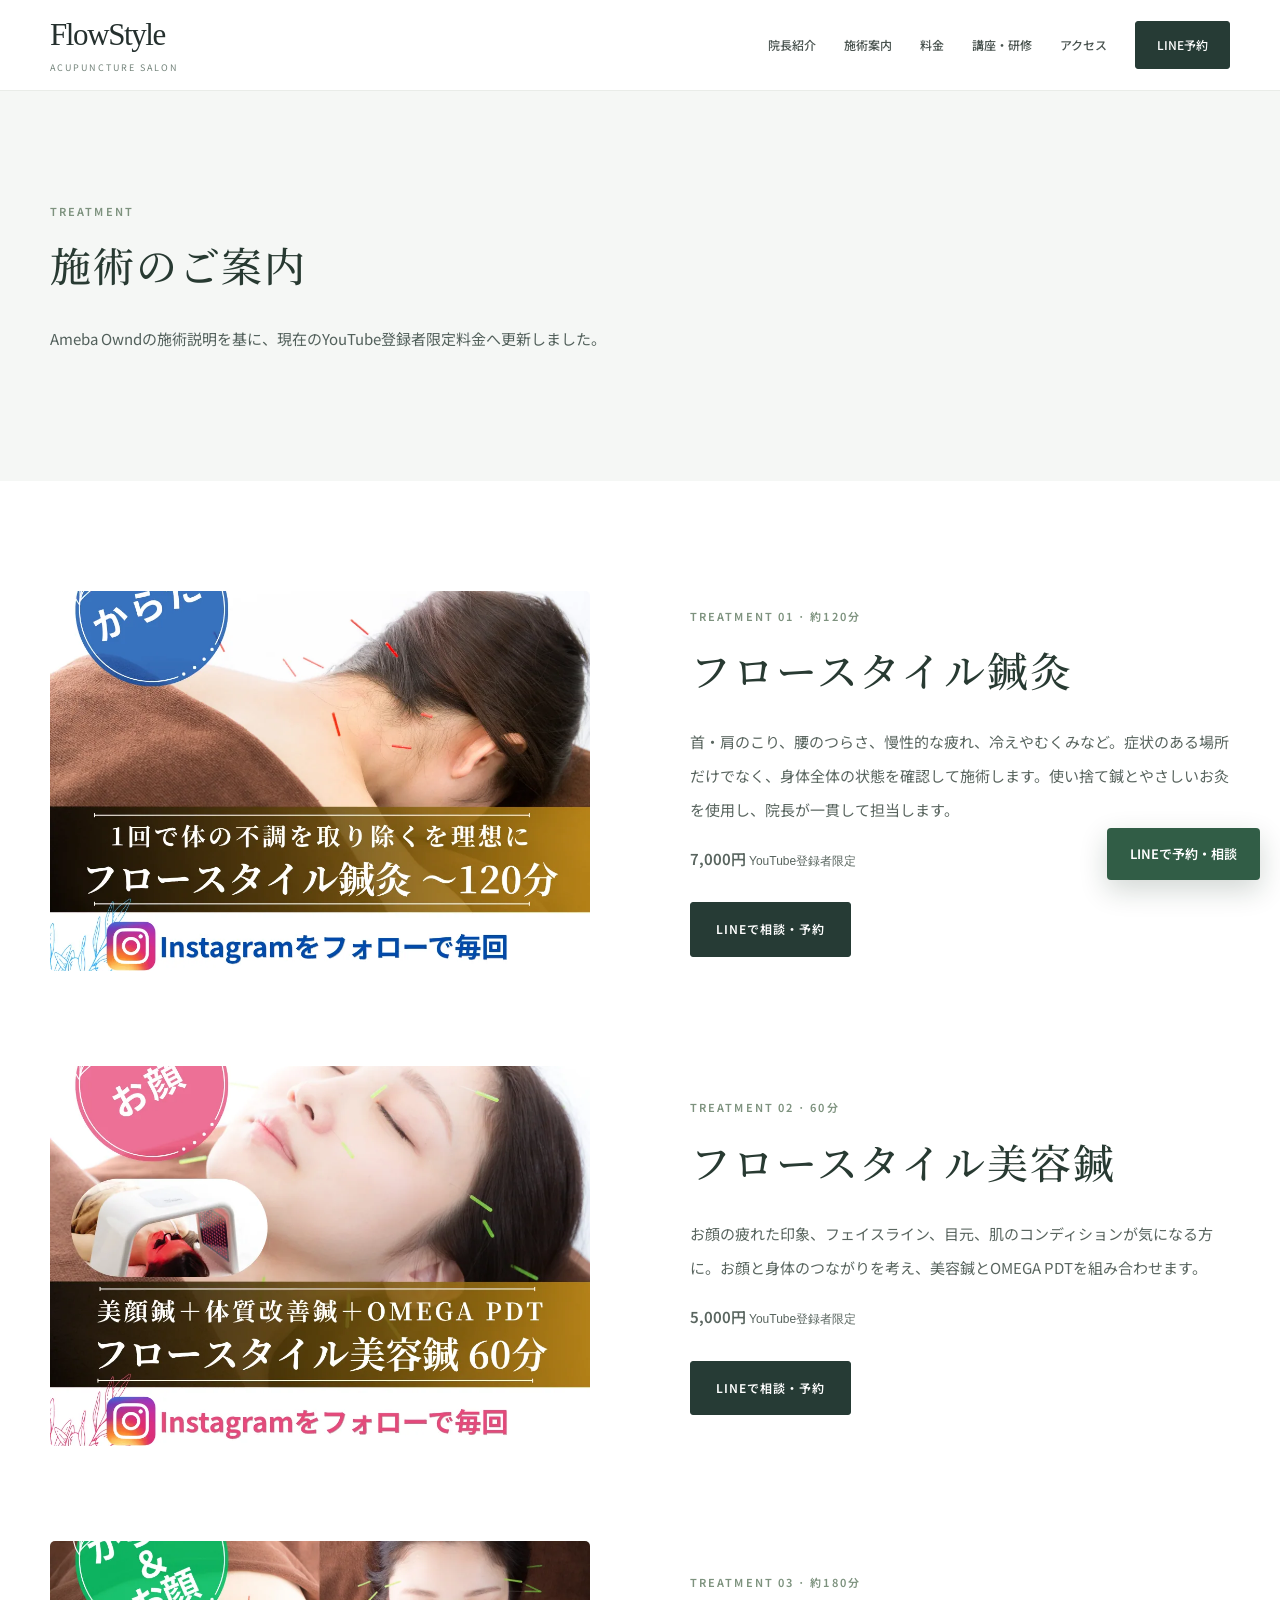
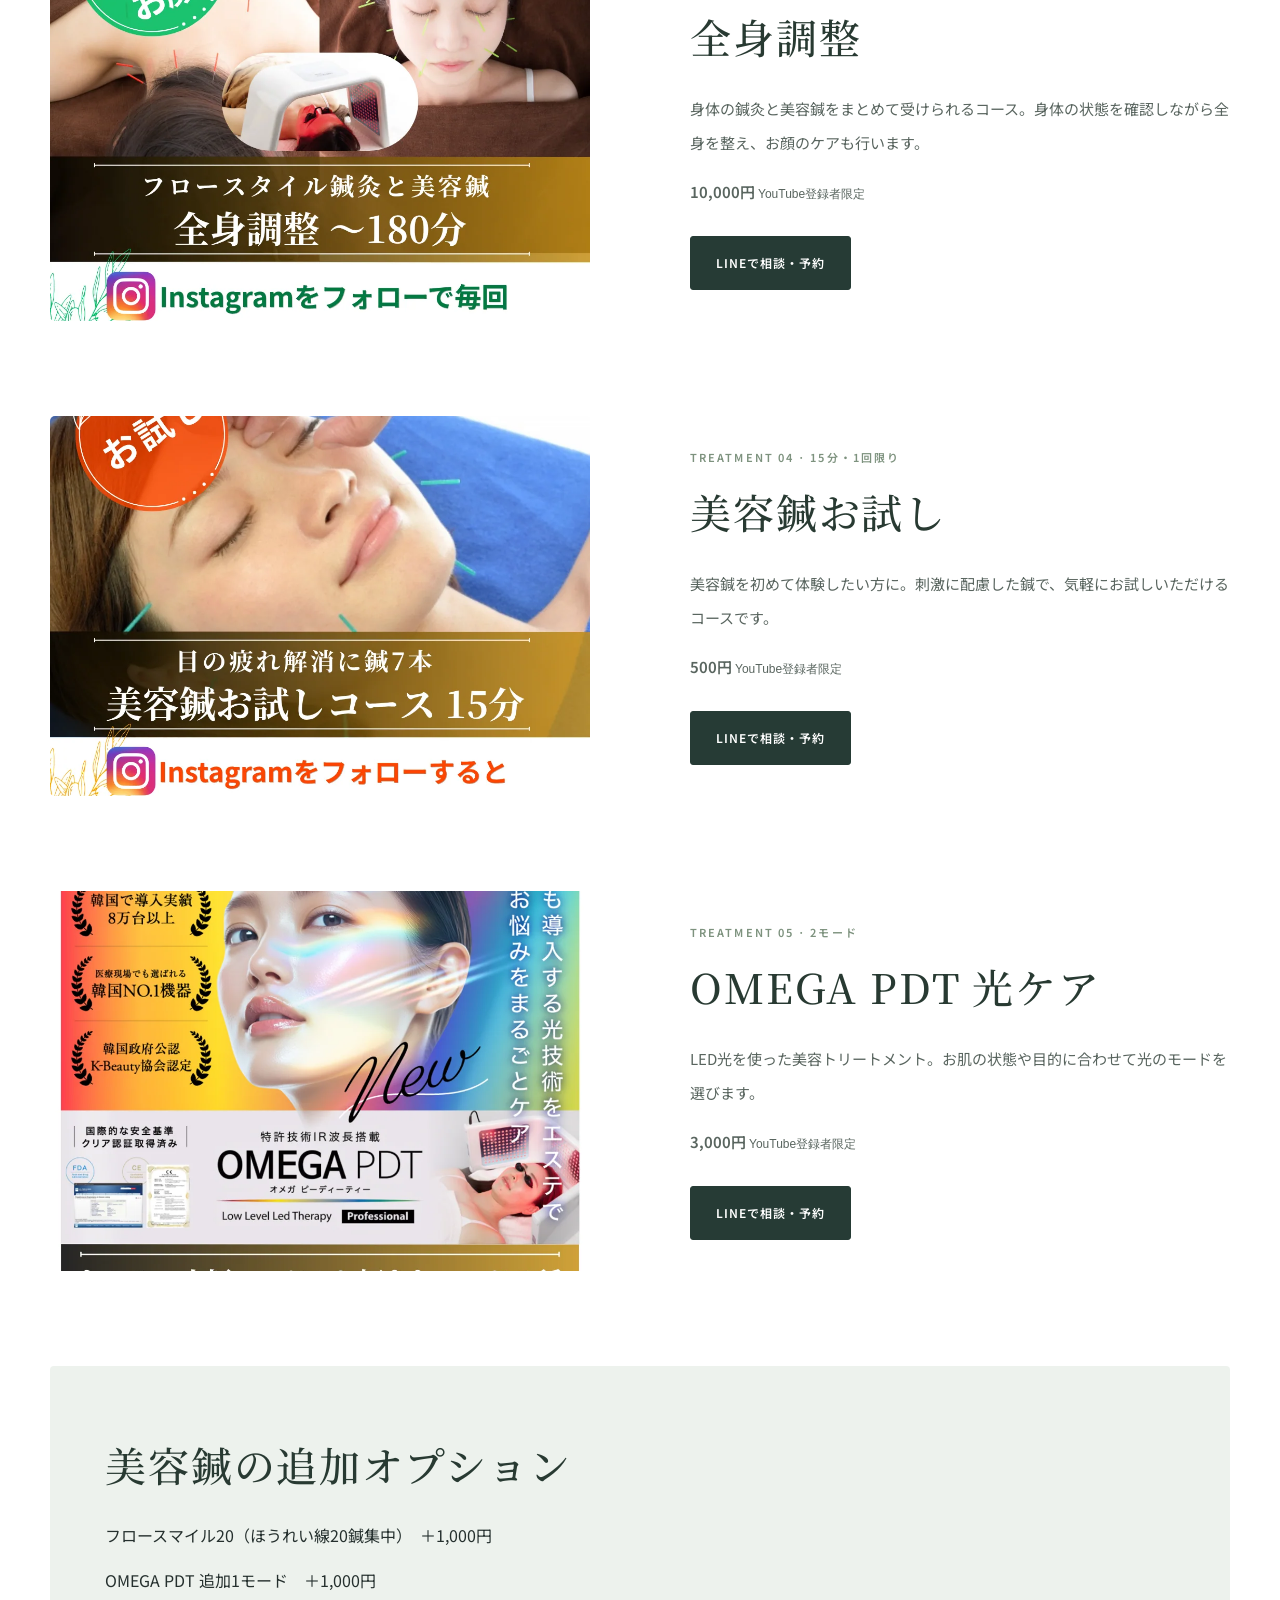
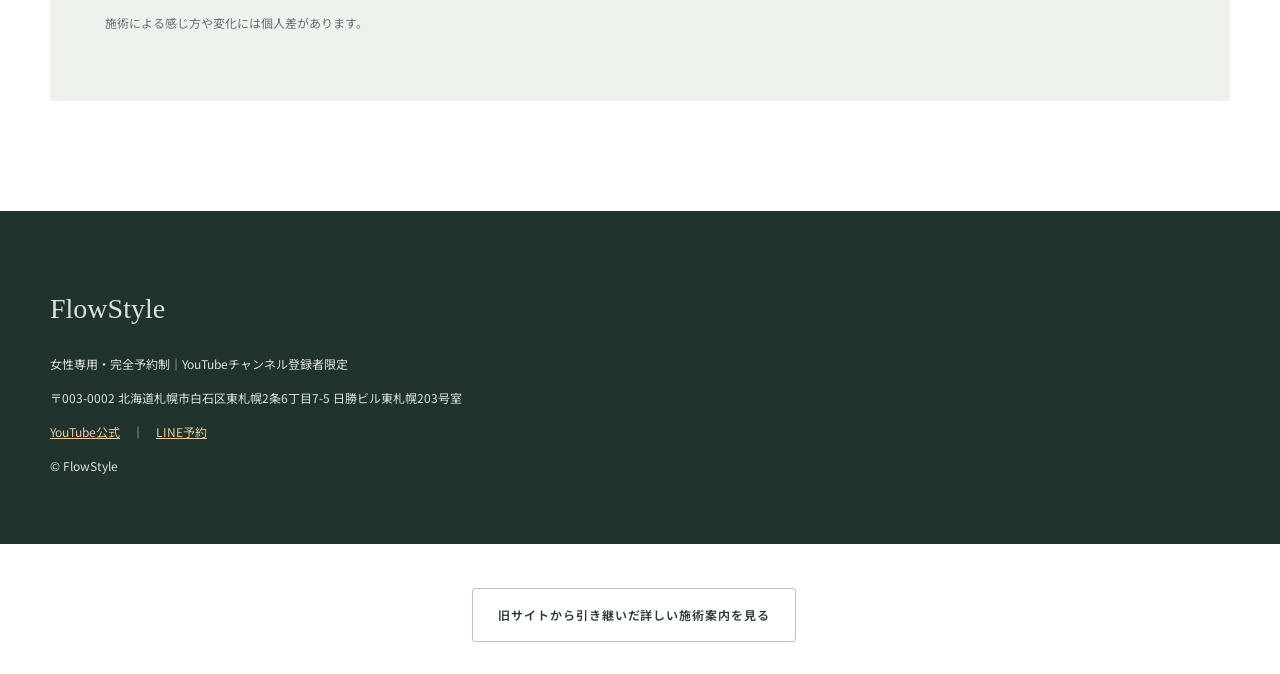
<file: treatments.html>
<!DOCTYPE html>
<html lang="ja"><head><meta charset="utf-8"/><meta content="width=device-width,initial-scale=1" name="viewport"/><title>施術案内｜鍼灸サロン FlowStyle</title><meta content="札幌市白石区・女性専用鍼灸サロン FlowStyle。伝統東洋医学の視点から身体の不調に向き合います。" name="description"/><link href="style.css" rel="stylesheet"/></head><body><header><div class="wrap head"><a class="logo" href="index.html">FlowStyle<small>ACUPUNCTURE SALON</small></a><nav><a href="about.html">院長紹介</a><a href="treatments.html">施術案内</a><a href="prices.html">料金</a><a href="seminar.html">講座・研修</a><a href="access.html">アクセス</a><a class="pill" href="https://lin.ee/SaaiUbI" rel="noopener" target="_blank">LINE予約</a></nav></div></header><section class="light"><div class="wrap"><div class="eyebrow">TREATMENT</div><h1 class="section-heading" data-cms="heading">施術のご案内</h1><p class="lead" data-cms="lead">Ameba Owndの施術説明を基に、現在のYouTube登録者限定料金へ更新しました。</p></div></section><section><div class="wrap"><div class="split" style="margin-bottom:95px"><div><img alt="フロースタイル鍼灸" src="assets/acupuncture.webp" style="max-height:380px;border-radius:5px"/></div><div><div class="eyebrow">TREATMENT 01 · 約120分</div><h2 class="section-heading">フロースタイル鍼灸</h2><p>首・肩のこり、腰のつらさ、慢性的な疲れ、冷えやむくみなど。症状のある場所だけでなく、身体全体の状態を確認して施術します。使い捨て鍼とやさしいお灸を使用し、院長が一貫して担当します。</p><p class="price">7,000円 <small style="font:12px sans-serif">YouTube登録者限定</small></p><a class="btn" href="https://lin.ee/SaaiUbI">LINEで相談・予約</a></div></div><div class="split" style="margin-bottom:95px"><div><img alt="フロースタイル美容鍼" src="assets/beauty.webp" style="max-height:380px;border-radius:5px"/></div><div><div class="eyebrow">TREATMENT 02 · 60分</div><h2 class="section-heading">フロースタイル美容鍼</h2><p>お顔の疲れた印象、フェイスライン、目元、肌のコンディションが気になる方に。お顔と身体のつながりを考え、美容鍼とOMEGA PDTを組み合わせます。</p><p class="price">5,000円 <small style="font:12px sans-serif">YouTube登録者限定</small></p><a class="btn" href="https://lin.ee/SaaiUbI">LINEで相談・予約</a></div></div><div class="split" style="margin-bottom:95px"><div><img alt="全身調整" src="assets/total.webp" style="max-height:380px;border-radius:5px"/></div><div><div class="eyebrow">TREATMENT 03 · 約180分</div><h2 class="section-heading">全身調整</h2><p>身体の鍼灸と美容鍼をまとめて受けられるコース。身体の状態を確認しながら全身を整え、お顔のケアも行います。</p><p class="price">10,000円 <small style="font:12px sans-serif">YouTube登録者限定</small></p><a class="btn" href="https://lin.ee/SaaiUbI">LINEで相談・予約</a></div></div><div class="split" style="margin-bottom:95px"><div><img alt="美容鍼お試し" src="assets/trial.webp" style="max-height:380px;border-radius:5px"/></div><div><div class="eyebrow">TREATMENT 04 · 15分・1回限り</div><h2 class="section-heading">美容鍼お試し</h2><p>美容鍼を初めて体験したい方に。刺激に配慮した鍼で、気軽にお試しいただけるコースです。</p><p class="price">500円 <small style="font:12px sans-serif">YouTube登録者限定</small></p><a class="btn" href="https://lin.ee/SaaiUbI">LINEで相談・予約</a></div></div><div class="split" style="margin-bottom:95px"><div><img alt="OMEGA PDT 光ケア" src="assets/omega.webp" style="max-height:380px;border-radius:5px"/></div><div><div class="eyebrow">TREATMENT 05 · 2モード</div><h2 class="section-heading">OMEGA PDT 光ケア</h2><p>LED光を使った美容トリートメント。お肌の状態や目的に合わせて光のモードを選びます。</p><p class="price">3,000円 <small style="font:12px sans-serif">YouTube登録者限定</small></p><a class="btn" href="https://lin.ee/SaaiUbI">LINEで相談・予約</a></div></div><div class="panel"><h2 class="section-heading">美容鍼の追加オプション</h2><p>フロースマイル20（ほうれい線20鍼集中）　＋1,000円</p><p>OMEGA PDT 追加1モード　＋1,000円</p><p class="notice">施術による感じ方や変化には個人差があります。</p></div></div></section><footer><div class="wrap"><p style="font:28px Georgia,serif">FlowStyle</p><p>女性専用・完全予約制｜YouTubeチャンネル登録者限定</p><p>〒003-0002 北海道札幌市白石区東札幌2条6丁目7-5 日勝ビル東札幌203号室</p><p><a href="https://www.youtube.com/@NunchakuArtist">YouTube公式</a>　｜　<a href="https://lin.ee/SaaiUbI">LINE予約</a></p><p>© FlowStyle</p></div></footer><a class="float-reserve" href="https://lin.ee/SaaiUbI" rel="noopener" target="_blank">LINEで予約・相談</a><div class="center" style="padding:32px"><a class="btn outline" href="guide.html">旧サイトから引き継いだ詳しい施術案内を見る</a></div><script defer="True" src="/cms-content.js"></script></body></html>
</file>
<file: style.css>
@import url('https://fonts.googleapis.com/css2?family=Noto+Sans+JP:wght@300;400;500;600&family=Noto+Serif+JP:wght@400;500;600&display=swap');:root{--cream:#f8f6f0;--white:#fffdfa;--ink:#302e29;--muted:#716b61;--gold:#9c7d4e;--line:#e5ded1}*{box-sizing:border-box}html{scroll-behavior:smooth}body{margin:0;background:var(--cream);color:var(--ink);font-family:'Noto Sans JP',sans-serif;font-weight:300;line-height:2}a{color:inherit}img{display:block;width:100%;object-fit:cover}.wrap{width:min(1150px,calc(100% - 42px));margin:auto}header{position:sticky;top:0;background:#fffdf9ed;backdrop-filter:blur(14px);border-bottom:1px solid var(--line);z-index:10}.head{display:flex;align-items:center;justify-content:space-between;gap:20px;min-height:84px}.logo{font:31px Georgia,serif;text-decoration:none;line-height:1}.logo small{display:block;font:9px 'Noto Sans JP',sans-serif;letter-spacing:.23em;color:var(--gold);margin-top:8px}nav{display:flex;flex-wrap:wrap;gap:17px;align-items:center}nav a{font-size:12px;text-decoration:none}nav a:hover{color:var(--gold)}.pill{border:1px solid var(--gold);padding:9px 16px}.hero{background:linear-gradient(112deg,#eee7d9,#fbf9f4 60%,#e9e1d3)}.hero-grid{min-height:660px;display:grid;grid-template-columns:1.06fr .94fr;align-items:center;gap:65px}.hero h1{font:400 clamp(37px,4.1vw,64px)/1.65 'Noto Serif JP',serif;letter-spacing:.06em}.eyebrow{font-size:11px;letter-spacing:.27em;color:var(--gold);font-weight:500}.lead{font-size:16px;color:var(--muted);max-width:680px}.hero-photo{align-self:end;overflow:hidden;border-radius:220px 220px 0 0;background:#d8cbb7}.hero-photo img{height:570px;object-position:48% 22%}.btn{display:inline-block;background:var(--gold);color:white;padding:12px 24px;text-decoration:none;font-size:13px;letter-spacing:.07em;margin:12px 12px 0 0;border:1px solid var(--gold)}.btn.outline{background:transparent;color:var(--gold)}.tags{background:#fffdfa;border-bottom:1px solid var(--line);padding:20px 0;text-align:center;font-size:13px;color:#8a775c;letter-spacing:.08em}section{padding:92px 0}.section-heading{font:400 clamp(29px,3.3vw,44px)/1.6 'Noto Serif JP',serif;letter-spacing:.045em;margin:12px 0 24px}.split{display:grid;grid-template-columns:1fr 1fr;gap:75px;align-items:center}.split img{border-radius:160px 160px 8px 8px;max-height:580px}.statement{font:400 clamp(22px,2.5vw,34px)/1.8 'Noto Serif JP',serif;color:#80623c;margin:25px 0}.cards{display:grid;grid-template-columns:repeat(3,1fr);gap:22px}.card{background:var(--white);border:1px solid var(--line);overflow:hidden}.card img{height:225px}.card-content{padding:25px}.card h3{font:400 23px 'Noto Serif JP',serif;margin:5px 0}.price{font:500 29px Georgia,serif;color:#9a783f}.old{text-decoration:line-through;color:#928d86;font-size:13px}.subtle{color:var(--muted);font-size:13px}.panel{background:var(--white);border:1px solid var(--line);padding:36px}.center{text-align:center}.light{background:#eee8dc}.menu-table{width:100%;border-collapse:collapse;background:var(--white)}.menu-table td,.menu-table th{padding:17px;border-bottom:1px solid var(--line);text-align:left}.menu-table td:last-child{text-align:right;color:#906b39;font-weight:500}.steps{display:grid;grid-template-columns:repeat(3,1fr);gap:18px}.steps>div{background:#fffdfa;padding:27px;border:1px solid var(--line)}.num{font:26px Georgia,serif;color:var(--gold)}.detail{white-space:pre-line;line-height:2.1;max-width:850px;margin:auto}.detail h2{font:400 25px 'Noto Serif JP',serif}.detail p{margin:0 0 1.5em}footer{background:#322f29;color:#eee7dc;padding:54px 0;font-size:12px}footer a{color:#e4cba5}.float-reserve{position:fixed;bottom:20px;right:20px;z-index:9;background:#7c855e;color:white;padding:12px 20px;text-decoration:none;box-shadow:0 5px 18px #0002;font-size:13px}.notice{font-size:12px;color:var(--muted)}@media(max-width:800px){.head{padding:12px 0;display:block}.logo{font-size:24px}nav{gap:11px;margin-top:15px}nav a{font-size:11px}.hero-grid,.split{grid-template-columns:1fr;gap:25px}.hero-grid{min-height:auto}.hero-copy{padding:60px 0 10px}.hero-photo img{height:400px}.hero-photo{width:min(100%,470px);margin:auto}.cards,.steps{grid-template-columns:1fr}.card img{height:240px}section{padding:65px 0}.split{gap:35px}.menu-table td,.menu-table th{padding:12px 7px;font-size:12px}.float-reserve{bottom:10px;right:10px}}
/* 2026 editorial redesign: modern healthcare credibility */
:root{--cream:#f7f7f4;--white:#fff;--ink:#25302e;--muted:#66716e;--gold:#a68a63;--line:#e5e9e5}
body{background:var(--white);color:var(--ink);font-family:'Noto Sans JP',sans-serif;font-weight:400;line-height:1.85;-webkit-font-smoothing:antialiased}
.wrap{width:min(1280px,calc(100% - 100px))}
header{background:rgba(255,255,255,.96);border-bottom:1px solid #e9ece8}
.head{min-height:90px}.logo{font:500 31px Georgia,serif;letter-spacing:-.045em}.logo small{letter-spacing:.22em;color:#74847b;font-size:9px}
nav{gap:28px}nav a{font-size:12px;font-weight:500;color:#49534f}nav .pill{background:#263b35;color:white;border:1px solid #263b35;border-radius:3px;padding:12px 21px}
.hero{background:#f4f6f3;overflow:hidden}.hero-grid{min-height:680px;grid-template-columns:1fr .9fr;gap:30px}.hero-copy{position:relative;z-index:1;padding:95px 0}.hero h1{font-size:clamp(40px,4.3vw,70px);line-height:1.52;letter-spacing:.055em;font-weight:500;margin:45px 0 26px}.lead{font-size:15px;line-height:2.35;color:#52605b}.eyebrow{font-size:11px;letter-spacing:.19em;font-weight:600;color:#7d927e}.line-accent{display:inline-block;width:28px;height:1px;background:#8b9c8d;vertical-align:middle;margin-right:9px}.hero-photo{height:620px;width:100%;align-self:end;border-radius:0;position:relative;background:#e9eceb;overflow:visible}.hero-photo img{height:100%;object-fit:cover;object-position:50% 20%;border-radius:2px}.hero-photo:before{content:'';position:absolute;left:-18px;top:-18px;width:100%;height:100%;border:1px solid #c7d0c9;z-index:0;pointer-events:none}.hero-photo-label{position:absolute;right:0;bottom:0;background:#263b35;color:#fff;padding:19px 30px;font:20px Georgia,serif;letter-spacing:.1em}.hero-photo-label span{display:block;font:10px 'Noto Sans JP',sans-serif;letter-spacing:.15em;opacity:.8}
.btn{background:#263b35;border:1px solid #263b35;border-radius:3px;font-size:12px;font-weight:600;letter-spacing:.08em;padding:15px 25px;transition:transform .2s,background .2s}.btn:hover{transform:translateY(-2px);background:#40584d}.btn.outline{background:transparent;border-color:#b8c4bc;color:#263b35}.btn.outline:hover{background:#e8efea}.tags{background:#fff;border-bottom:1px solid #e8ece8;padding:0}.trust-grid{display:grid;grid-template-columns:repeat(4,1fr);gap:0}.trust-grid span{font-size:13px;color:#4c5c54;text-align:center;padding:23px 10px;border-right:1px solid #e9ece9}.trust-grid span:last-child{border:0}.trust-grid b{font:13px Georgia,serif;color:#a6b4a8;margin-right:10px}
section{padding:110px 0}.section-heading{font-size:clamp(30px,3.2vw,49px);line-height:1.55;color:#283a32;font-weight:500}.split{gap:100px}.split img{border-radius:3px;max-height:620px;object-fit:cover}.split p{font-size:15px;color:#59655f;line-height:2.25}.light{background:#f5f7f5}.section-intro{margin:-6px 0 34px;color:#65746b;font-size:14px}.cards{gap:24px}.card{border:1px solid #e4e9e5;border-radius:4px;box-shadow:0 8px 30px #1c362b08;transition:transform .2s,box-shadow .2s}.card:hover{transform:translateY(-4px);box-shadow:0 14px 36px #1c362b13}.card img{height:230px;object-fit:cover}.card-content{padding:30px}.card h3{font-size:22px;color:#273a32}.price{font:600 31px 'Noto Sans JP',sans-serif;color:#2c493c}.old{font-size:12px}.subtle{color:#66736c}.statement{color:#456b54}.panel{border:0;background:#edf2ed;border-radius:4px;padding:55px}.steps>div{border:1px solid #e4e9e5;border-radius:4px;text-align:left;padding:35px}.num{font:26px Georgia,serif;color:#799380}.steps a{color:#315847;text-underline-offset:5px}footer{background:#20342d;color:#d9e2dc}.float-reserve{background:#315d46;border-radius:4px;padding:14px 23px;font-weight:600;box-shadow:0 10px 28px #12291d30}
@media(max-width:1000px){.wrap{width:min(100% - 48px,1280px)}.hero-grid{gap:24px}.hero-photo{height:530px}.hero h1{font-size:clamp(34px,4.6vw,56px)}.split{gap:45px}nav{gap:14px}}
@media(max-width:800px){.head{min-height:72px}.hero-grid{grid-template-columns:1fr}.hero-copy{padding:56px 0 18px}.hero h1{font-size:clamp(33px,7vw,48px);margin:25px 0}.hero-photo{height:430px;width:min(100%,520px);margin:10px auto 0}.hero-photo:before{display:none}.trust-grid{grid-template-columns:1fr 1fr}.trust-grid span{padding:14px 5px;font-size:11px;border-bottom:1px solid #e9ece9}section{padding:70px 0}.split{grid-template-columns:1fr;gap:35px}.cards,.steps{grid-template-columns:1fr}.hero-photo-label{padding:10px 18px}nav{overflow-x:auto;white-space:nowrap;flex-wrap:nowrap;padding-bottom:4px}nav a{font-size:11px}.wrap{width:calc(100% - 36px)}}
</file>
<file: warm.css>
@import url('https://fonts.googleapis.com/css2?family=Noto+Sans+JP:wght@300;400;500;600&family=Noto+Serif+JP:wght@400;500;600&display=swap');
body.warm{margin:0;background:#fcfaf7;color:#39352f;font-family:'Noto Sans JP',sans-serif;font-weight:400;line-height:1.9}body.warm *{box-sizing:border-box}body.warm a{text-decoration:none;color:inherit}body.warm img{display:block;width:100%;height:100%;object-fit:cover}body.warm h1,body.warm h2,body.warm h3{font-family:'Noto Serif JP',serif;font-weight:500;letter-spacing:.045em;line-height:1.65;margin:0}body.warm p{margin:0}.container{max-width:1240px;margin:auto;padding:0 38px}.site-header{position:sticky;top:0;z-index:50;background:rgba(252,250,247,.96);backdrop-filter:blur(15px);border-bottom:1px solid #eee7de}.nav-bar{min-height:88px;display:flex;align-items:center;justify-content:space-between;gap:24px}.brand{font:36px Georgia,serif;letter-spacing:-.04em;line-height:1;color:#49473e}.brand span{display:block;font:9px 'Noto Sans JP',sans-serif;letter-spacing:.32em;margin-top:9px;color:#ab9482}.nav-bar nav{display:flex;gap:30px;align-items:center;font-size:12px;letter-spacing:.07em}.nav-bar nav a:hover,.text-arrow:hover{color:#b58a79}.nav-book{background:#6c806d;color:white!important;padding:13px 20px;border-radius:2px}.warm-hero{background:linear-gradient(110deg,#f7f3ed 0%,#faf7f2 60%,#eae8df 100%)}.hero-layout{min-height:665px;display:grid;grid-template-columns:1fr 48%;gap:50px;align-items:center;padding-top:55px;padding-bottom:65px}.overline{font-size:10px;letter-spacing:.23em;color:#a38a78;font-weight:600}.hero-pre{font-family:'Noto Serif JP',serif;font-size:18px;color:#9a8277;margin-top:32px!important}.hero-text h1{font-size:clamp(35px,4.3vw,59px);margin:16px 0 26px;letter-spacing:.045em}.hero-text h1 em{font-style:normal;color:#91786d}.hero-desc{font-size:14px;line-height:2.3;color:#736c64}.hero-actions{display:flex;align-items:center;gap:27px;margin-top:37px}.primary-link{display:inline-flex;justify-content:space-between;gap:38px;align-items:center;background:#6e8272;color:white!important;padding:17px 24px;font-size:13px;letter-spacing:.08em;min-width:218px}.quiet-link,.text-arrow{font-size:13px;border-bottom:1px solid #c5b8aa;padding-bottom:7px}.micro{font-size:11px;color:#948b83;margin-top:36px!important}.hero-visual{height:540px;position:relative;padding:20px 0 0 24px}.hero-visual:before{content:'';position:absolute;inset:0 23px 22px 0;background:#e7d8cd;border-radius:48% 48% 2px 2px}.hero-visual img{position:relative;border-radius:48% 48% 2px 2px;object-position:center}.visual-tag{position:absolute;bottom:26px;left:-8px;background:#fff;padding:12px 23px;font:italic 15px Georgia,serif;color:#9b8678}.hero-bottom{border-top:1px solid #e4dcd3;padding:15px max(calc((100vw - 1164px)/2),38px);font-size:10px;letter-spacing:.23em;color:#a39a8f;display:flex;justify-content:space-between}.intro-section{padding:125px 0}.intro-layout{display:grid;grid-template-columns:32% 1fr;gap:60px}.section-index{font-size:11px;color:#a78f7e;letter-spacing:.18em}.intro-layout h2,.story-content h2,.section-top h2,.philosophy h2,.visit-section h2,.last-cta h2{font-size:clamp(29px,3.2vw,43px);margin-bottom:25px}.intro-layout p{max-width:620px;font-size:14px;color:#70685f;margin:0 0 15px}.intro-layout .text-arrow{display:inline-block;margin-top:22px}.photo-story{background:#f0eae4;padding:100px 0}.story-grid{display:grid;grid-template-columns:54% 1fr;gap:80px;align-items:center}.story-photo{height:460px;overflow:hidden}.story-content p:not(.overline){font-size:14px;color:#70685f;margin:22px 0}.story-content h2{margin-top:18px}.care-list{display:flex;gap:10px;flex-wrap:wrap;margin-top:30px}.care-list span{font-size:11px;padding:8px 12px;background:#fffaf4;color:#806d5d}.menu-section{padding:120px 0;background:#fcfaf7}.section-top{display:flex;justify-content:space-between;align-items:end;gap:30px;margin-bottom:43px}.section-top h2{margin:16px 0 0}.warm-cards{display:grid;grid-template-columns:repeat(3,minmax(0,1fr));gap:25px}.warm-card{background:white;box-shadow:0 10px 34px #4b33200b;transition:transform .2s}.warm-card:hover{transform:translateY(-5px)}.card-image{height:265px;overflow:hidden}.card-image img{transition:transform .4s}.warm-card:hover img{transform:scale(1.04)}.card-info{padding:27px 26px}.card-info>span{font-size:10px;letter-spacing:.14em;color:#ad9282}.card-info h3{font-size:21px;margin:9px 0}.card-info p{font-size:12px;color:#81786e;min-height:44px}.card-bottom{border-top:1px solid #eee7df;margin-top:20px;padding-top:16px;display:flex;gap:10px;align-items:center}.card-bottom strong{font:27px Georgia,serif;color:#65584e}.card-bottom small{font-size:9px;color:#9a8c7f}.card-bottom b{margin-left:auto;font-weight:400}.price-note{font-size:11px;color:#94867a;margin-top:25px!important}.philosophy{background:#e6e9e3;padding:110px 0}.philosophy-grid{display:grid;grid-template-columns:1fr 43%;gap:85px;align-items:center}.philosophy-copy h2{margin-top:22px}.philosophy-copy p:not(.overline){font-size:14px;color:#686e66;margin:18px 0}.philosophy blockquote{font-family:'Noto Serif JP',serif;font-size:25px;border:0;padding:12px 0;margin:15px 0;color:#6a796d}.philosophy .highlight-line{font-family:'Noto Serif JP',serif;font-size:19px!important;color:#6a796d!important}.light-button{margin-top:20px}.philosophy-photo{height:495px;position:relative}.philosophy-photo img{object-position:center top}.philosophy-photo span{position:absolute;right:0;bottom:0;background:#fff;padding:11px 20px;font:11px Georgia,serif;letter-spacing:.13em}.visit-section{padding:110px 0}.visit-section .section-top>p{font-size:13px;color:#81796e}.visit-grid{display:grid;grid-template-columns:repeat(3,1fr);border-top:1px solid #ded5cb}.visit-grid>div{padding:33px 28px 10px;border-right:1px solid #ded5cb}.visit-grid>div:last-child{border-right:0}.visit-grid span{font:28px Georgia,serif;color:#b79d8e}.visit-grid h3{font-size:19px;margin:12px 0}.visit-grid p{font-size:12px;color:#84796f;min-height:55px}.visit-grid a{font-size:12px;color:#708370;border-bottom:1px solid #9aaa98}.last-cta{text-align:center;background:#f1e7de;padding:90px 0}.last-cta h2{margin:22px 0 27px}.last-cta .primary-link{display:inline-flex}.last-cta p:not(.overline){font-size:12px;color:#8d8077;margin-top:24px}.last-cta .map-link{display:inline-block;font-size:12px;margin-top:10px;text-decoration:underline}.warm-footer{background:#f9f6f1;padding:65px 0 80px}.footer-grid{display:grid;grid-template-columns:2fr 1fr 1fr;gap:40px}.footer-grid>div:not(:first-child){display:flex;flex-direction:column;gap:8px;font-size:12px}.footer-grid p{font-size:12px;color:#8e8278;margin-top:20px}.footer-grid small{margin-top:20px;color:#b0a79d}.mobile-reserve{display:none}
@media(max-width:900px){.nav-bar nav{gap:12px}.nav-bar nav a:not(.nav-book){display:none}.hero-layout{gap:22px;grid-template-columns:1fr 46%}.hero-visual{height:440px}.story-grid,.philosophy-grid{gap:35px}.card-info{padding:20px 15px}.card-info h3{font-size:18px}}
@media(max-width:650px){.container{padding:0 22px}.nav-bar{min-height:72px}.brand{font-size:30px}.nav-book{padding:10px 13px}.hero-layout{display:flex;flex-direction:column-reverse;padding-top:25px;padding-bottom:48px;gap:25px}.hero-visual{width:100%;height:350px;padding:12px 0 0 13px}.hero-visual:before{inset:0 13px 13px 0}.visual-tag{left:0;bottom:15px;font-size:12px}.hero-text{width:100%}.hero-pre{font-size:14px;margin-top:17px!important}.hero-text h1{font-size:34px;margin:13px 0 20px}.hero-desc{font-size:12px}.hero-actions{gap:14px;flex-wrap:wrap}.micro{font-size:10px}.hero-bottom{padding:12px 22px;font-size:8px}.hero-bottom span{display:none}.intro-section,.menu-section,.visit-section{padding:70px 0}.intro-layout,.story-grid,.philosophy-grid{display:block}.intro-layout .section-index{margin-bottom:22px}.intro-layout h2,.story-content h2,.section-top h2,.philosophy h2,.visit-section h2,.last-cta h2{font-size:29px}.photo-story,.philosophy{padding:65px 0}.story-photo{height:290px;margin-bottom:36px}.section-top{display:block}.section-top .text-arrow{display:inline-block;margin-top:15px}.warm-cards{grid-template-columns:1fr;gap:18px}.card-image{height:220px}.card-info{padding:23px}.card-info p{min-height:auto}.philosophy-photo{height:370px;margin-top:35px}.visit-grid{grid-template-columns:1fr}.visit-grid>div{border-right:0;border-bottom:1px solid #ded5cb;padding:25px 0}.visit-grid p{min-height:0;margin-bottom:12px}.last-cta{padding:70px 0}.footer-grid{grid-template-columns:1fr 1fr}.footer-grid>div:first-child{grid-column:span 2}.warm-footer{padding-bottom:110px}.mobile-reserve{display:block;position:fixed;bottom:0;left:0;right:0;z-index:80;background:#6e8272;color:#fff!important;text-align:center;padding:13px;font-size:14px;box-shadow:0 -4px 20px #0002}}

/* 2026-11-26: approved homepage copy */
.hero-text h1{font-size:clamp(2rem,3.25vw,3.4rem);line-height:1.5;letter-spacing:.015em;}
.hero-desc .hero-copy-line{display:block;margin-bottom:1.05em;}
.hero-closing{margin:0 0 1.5rem;font-weight:600;line-height:1.9;}
@media(max-width:700px){.hero-text h1{font-size:clamp(1.7rem,7vw,2.5rem);line-height:1.55;}.hero-desc .hero-copy-line{margin-bottom:.9em;}}

/* 2026-11-27: photo-led, warm and accessible homepage refinement */
.warm-hero{background:linear-gradient(120deg,#faf7f3 0%,#f5f0ea 56%,#f1e9e2 100%)}
.hero-visual:before{background:#e3d9ce;border-radius:180px 180px 8px 8px}
.hero-visual img{border-radius:180px 180px 8px 8px;object-fit:cover;object-position:48% center;box-shadow:0 18px 48px rgba(76,60,45,.08)}
.visual-tag{background:#fffdf9;box-shadow:0 10px 26px rgba(72,53,42,.09);font-family:'Noto Serif JP',serif;font-style:normal;letter-spacing:.09em;color:#6c796e}
.hero-text h1{letter-spacing:.025em}
.nav-book,.primary-link{border-radius:4px}
.warm-card{border-radius:8px;overflow:hidden}
.warm-card:focus-visible,.nav-bar a:focus-visible,.primary-link:focus-visible{outline:3px solid #637c6b;outline-offset:4px}
@media(max-width:650px){.hero-visual img{object-position:50% 45%}.hero-visual:before,.hero-visual img{border-radius:120px 120px 6px 6px}.visual-tag{font-size:12px;padding:9px 16px}}
</file>
